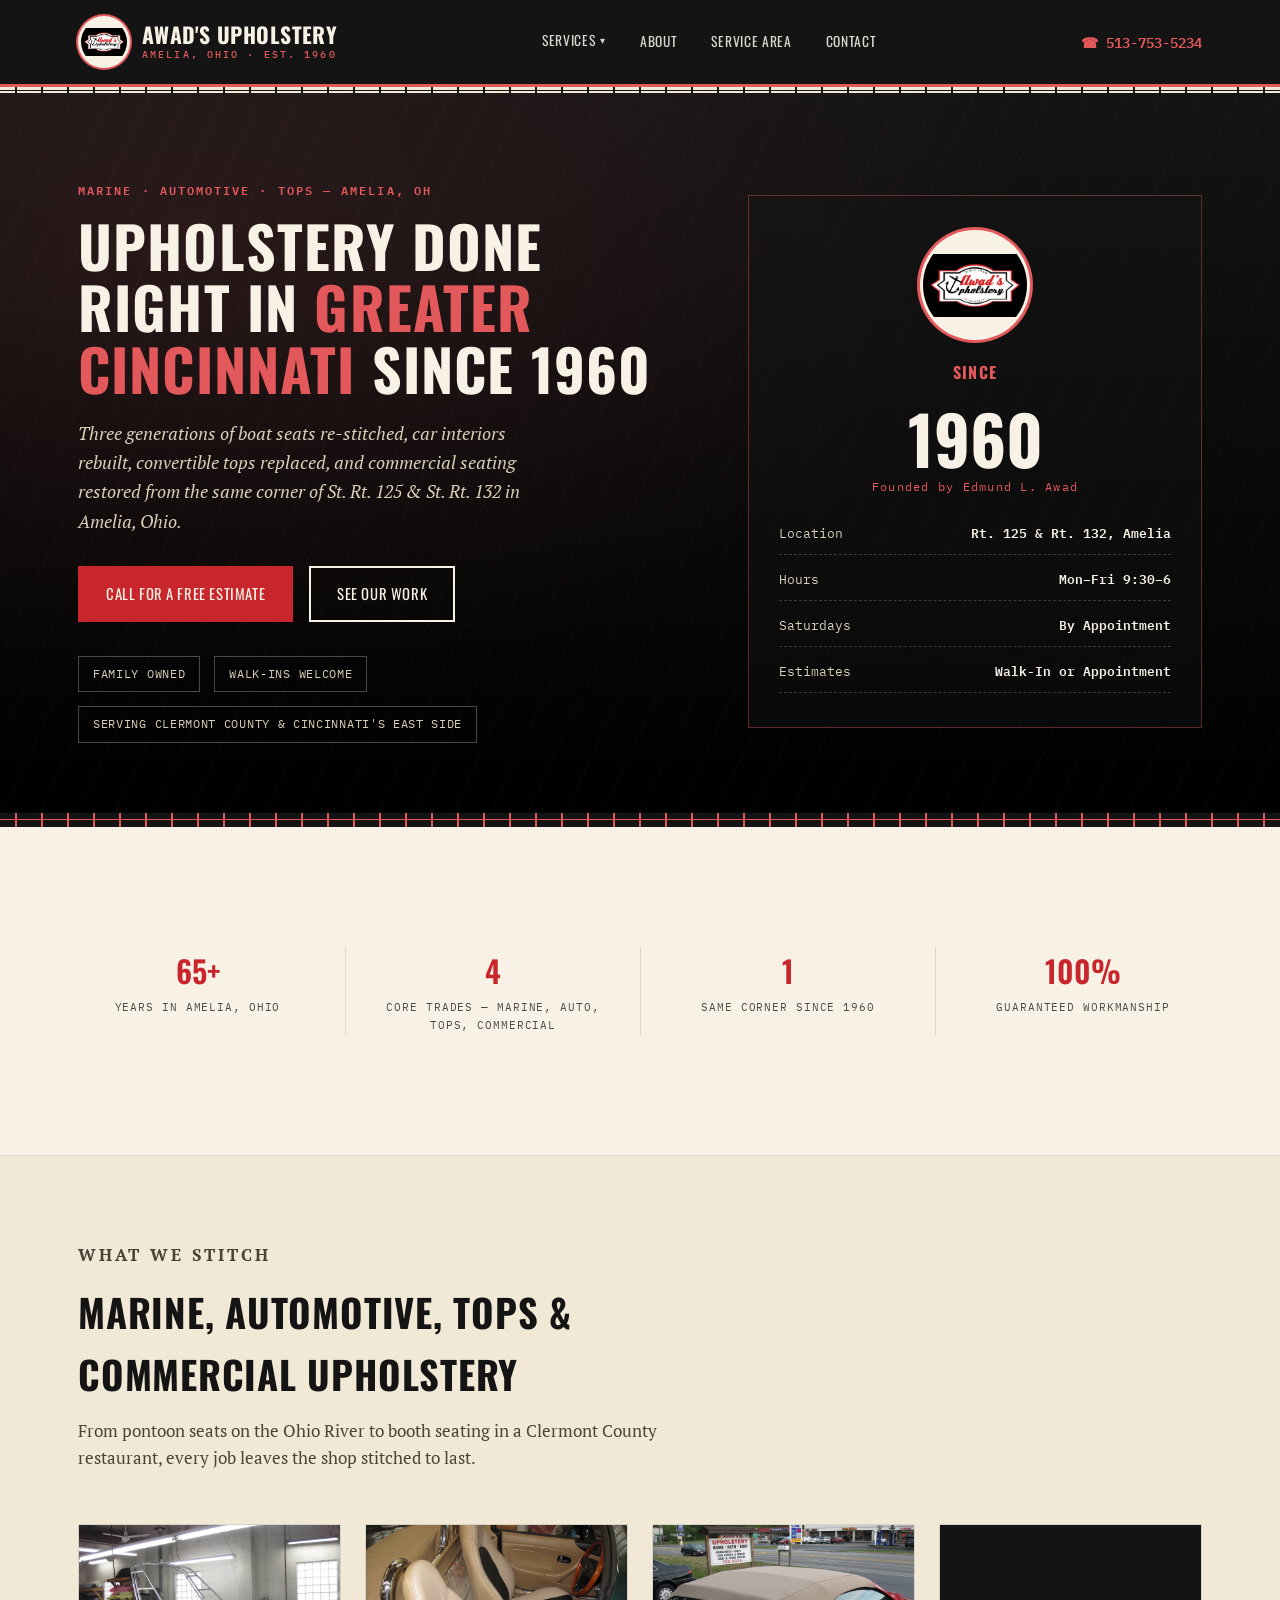
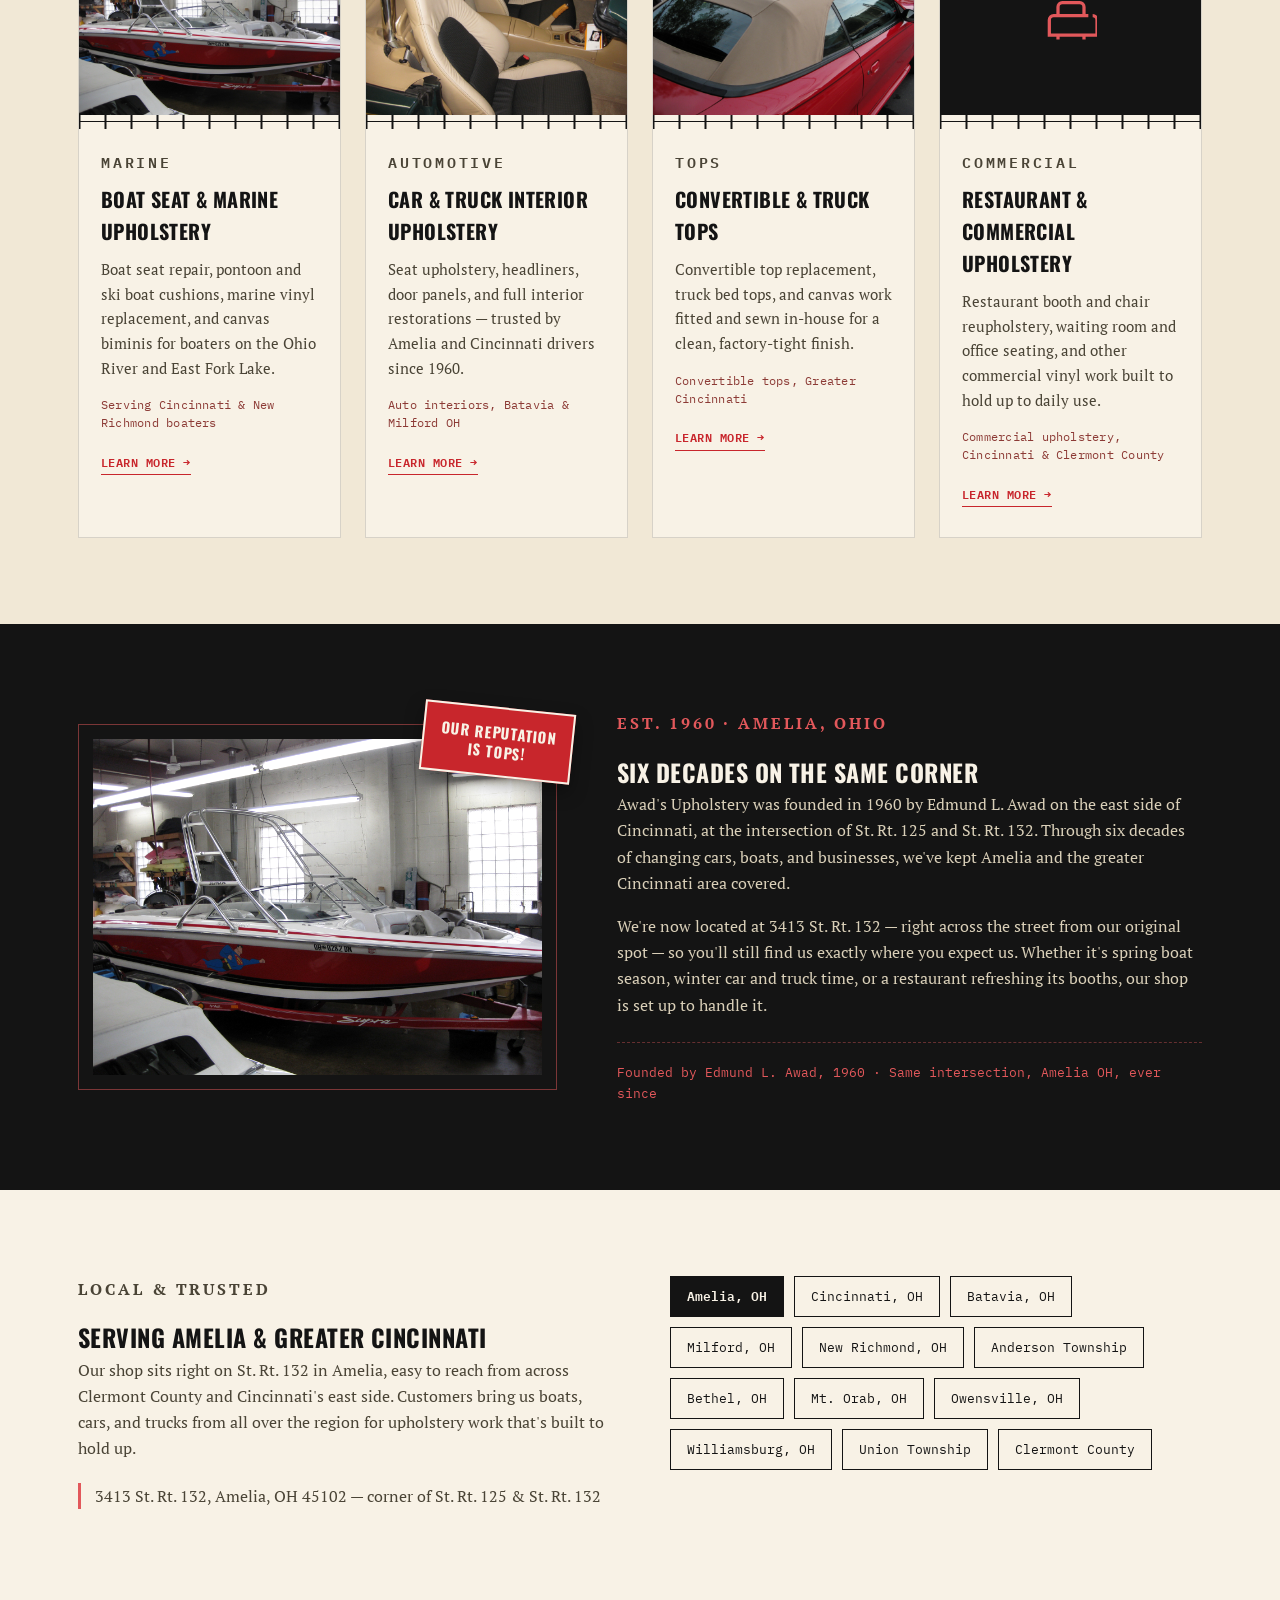
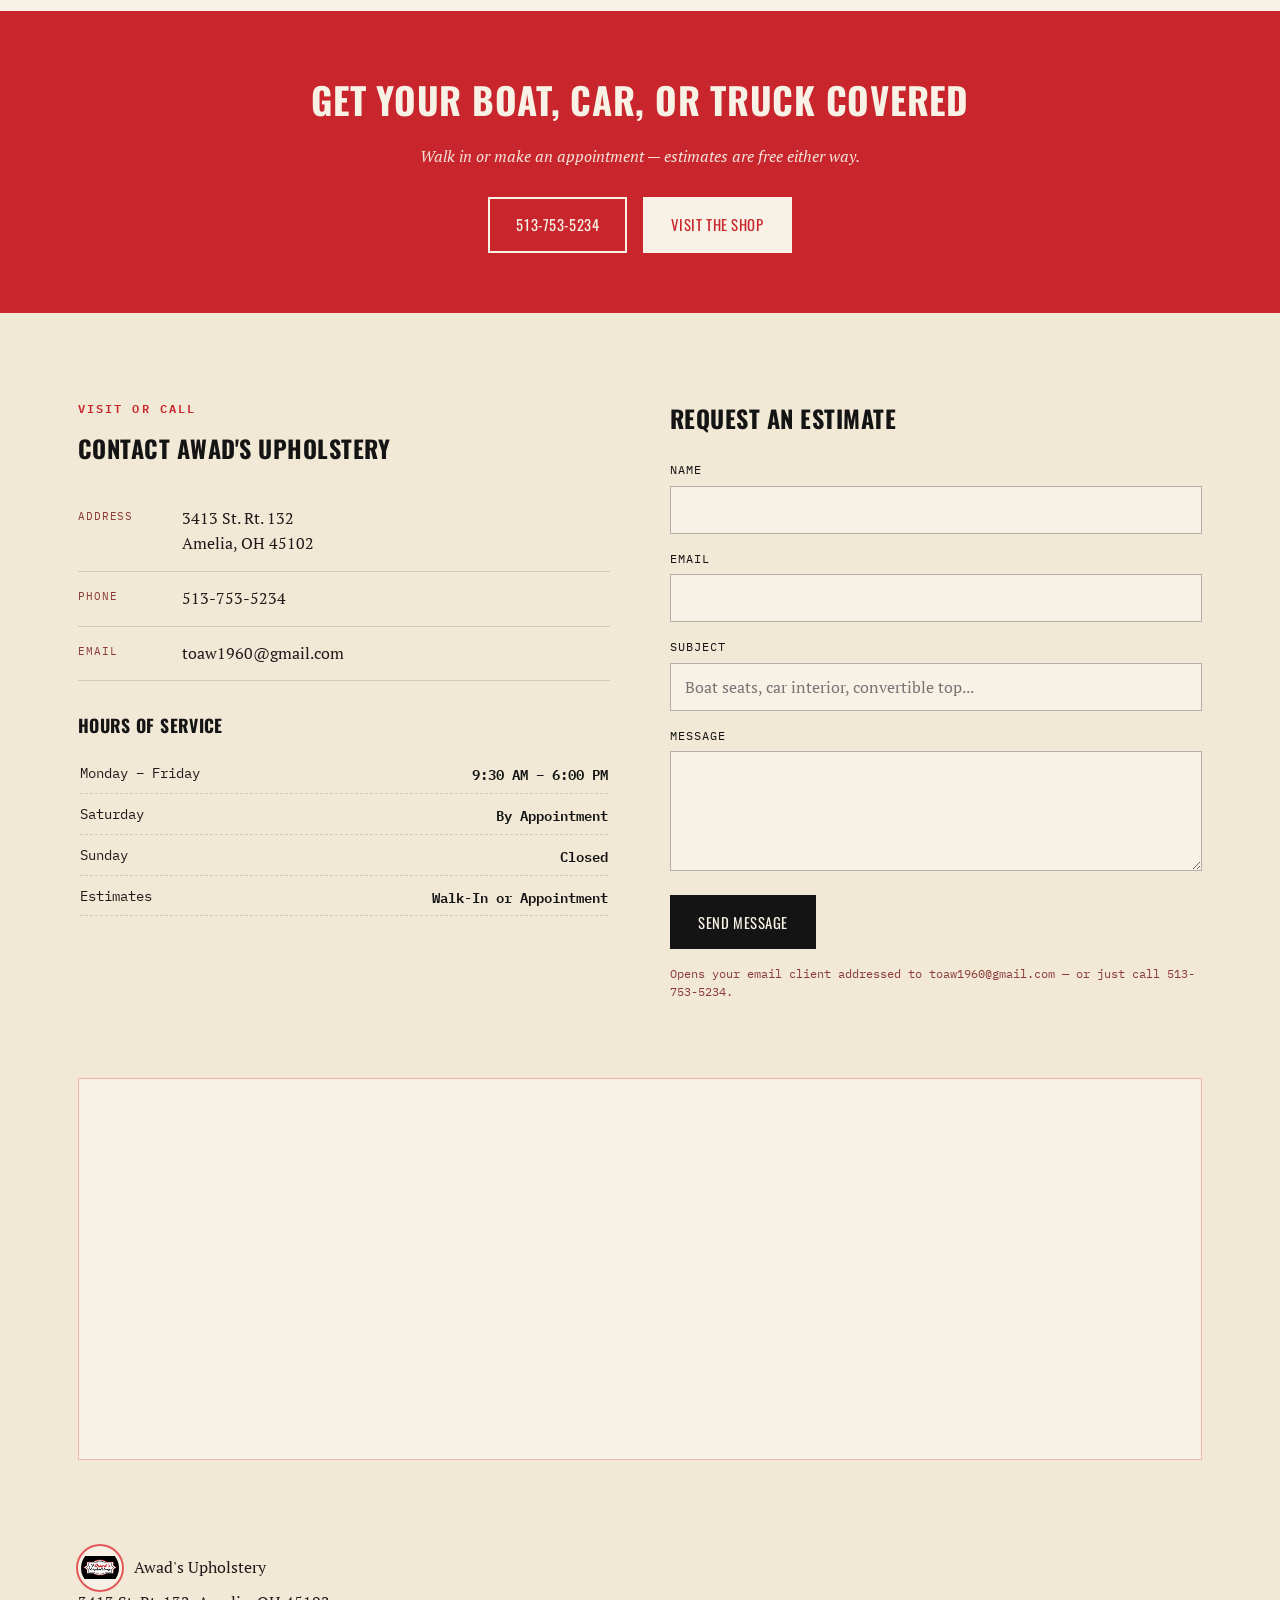
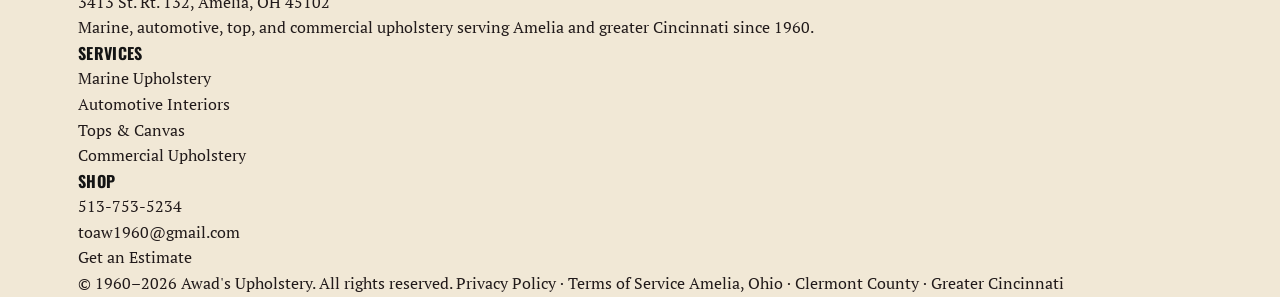
<file: index.html>
<!DOCTYPE html>
<html lang="en">
<head>
<meta charset="UTF-8">
<meta name="viewport" content="width=device-width, initial-scale=1.0">
<title>Awad's Upholstery | Marine, Auto & Top Upholstery in Amelia, OH — Serving Cincinnati Since 1960</title>
<meta name="description" content="Awad's Upholstery has repaired and restored boat seats, car interiors, convertible tops, and commercial seating from our Amelia, Ohio shop since 1960. Serving Cincinnati, Clermont County, Batavia, Milford, New Richmond & Anderson Township. Free estimates, walk-ins welcome.">
<meta name="keywords" content="upholstery Amelia Ohio, boat upholstery Cincinnati, marine upholstery Clermont County, auto upholstery Amelia OH, convertible top replacement Cincinnati, car interior repair Batavia Ohio, boat seat repair New Richmond Ohio, commercial upholstery Cincinnati, restaurant booth reupholstery Ohio, upholstery shop near me">
<link rel="canonical" href="https://www.awadsupholstery.com/">

<meta property="og:type" content="business.business">
<meta property="og:title" content="Awad's Upholstery — Marine, Automotive & Top Upholstery Since 1960">
<meta property="og:description" content="Family-owned upholstery shop in Amelia, Ohio serving greater Cincinnati and Clermont County since 1960. Marine, automotive, tops, and commercial upholstery — our reputation is tops.">
<meta property="og:url" content="https://www.awadsupholstery.com/">

<link rel="preconnect" href="https://fonts.googleapis.com">
<link rel="preconnect" href="https://fonts.gstatic.com" crossorigin>
<link href="https://fonts.googleapis.com/css2?family=Oswald:wght@400;500;600;700&family=PT+Serif:ital,wght@0,400;0,700;1,400&family=IBM+Plex+Mono:wght@500;600&display=swap" rel="stylesheet">
<link rel="stylesheet" href="css/styles.css">

<script type="application/ld+json">
{
  "@context": "https://schema.org",
  "@type": "AutoRepair",
  "name": "Awad's Upholstery",
  "image": "https://www.awadsupholstery.com/logo.png",
  "@id": "https://www.awadsupholstery.com/",
  "url": "https://www.awadsupholstery.com/",
  "telephone": "+1-513-753-5234",
  "email": "toaw1960@gmail.com",
  "priceRange": "$$",
  "address": {
    "@type": "PostalAddress",
    "streetAddress": "3413 St. Rt. 132",
    "addressLocality": "Amelia",
    "addressRegion": "OH",
    "postalCode": "45102",
    "addressCountry": "US"
  },
  "geo": {
    "@type": "GeoCoordinates",
    "latitude": 39.0198,
    "longitude": -84.2183
  },
  "openingHoursSpecification": [
    {
      "@type": "OpeningHoursSpecification",
      "dayOfWeek": ["Monday","Tuesday","Wednesday","Thursday","Friday"],
      "opens": "09:30",
      "closes": "18:00"
    },
    {
      "@type": "OpeningHoursSpecification",
      "dayOfWeek": ["Saturday"],
      "opens": "By appointment",
      "closes": "By appointment"
    }
  ],
  "areaServed": ["Amelia OH","Cincinnati OH","Batavia OH","Milford OH","New Richmond OH","Anderson Township OH","Bethel OH","Mt Orab OH","Owensville OH","Williamsburg OH","Clermont County OH"],
  "foundingDate": "1960",
  "founder": {
    "@type": "Person",
    "name": "Edmund L. Awad"
  },
  "sameAs": []
}
</script>

</head>
<body>

<header>
  <div class="nav-row">
    <a href="#top" class="logo">
      <span class="logo-badge"><img src="images/logo-badge.png" alt="Awad's Upholstery logo"></span>
      <span class="logo-text">AWAD'S UPHOLSTERY<span>AMELIA, OHIO · EST. 1960</span></span>
    </a>
    <nav>
      <ul>
        <li class="has-dropdown">
          <a href="#services">Services</a>
          <ul class="dropdown">
            <li><a href="marine-upholstery">Marine Upholstery</a></li>
            <li><a href="automotive-upholstery">Automotive Upholstery</a></li>
            <li><a href="convertible-truck-tops">Convertible &amp; Truck Tops</a></li>
            <li><a href="commercial-upholstery">Commercial Upholstery</a></li>
          </ul>
        </li>
        <li><a href="#about">About</a></li>
        <li><a href="#area">Service Area</a></li>
        <li><a href="#contact">Contact</a></li>
      </ul>
    </nav>
    <a class="nav-phone" href="tel:+15137535234">☎ 513-753-5234</a>
    <button class="menu-toggle" aria-label="Menu">☰</button>
  </div>
</header>

<div id="top" class="stitch navy" style="height:6px;"></div>

<section class="hero">
  <div class="wrap hero-grid">
    <div>
      <p class="eyebrow" style="color:var(--brass);">Marine · Automotive · Tops — Amelia, OH</p>
      <h1>Upholstery Done Right In <em>Greater Cincinnati</em> Since 1960</h1>
      <p class="lede">Three generations of boat seats re-stitched, car interiors rebuilt, convertible tops replaced, and commercial seating restored from the same corner of St. Rt. 125 &amp; St. Rt. 132 in Amelia, Ohio.</p>
      <div class="cta-row">
        <a href="tel:+15137535234" class="btn btn-rust">Call for a Free Estimate</a>
        <a href="#services" class="btn btn-outline">See Our Work</a>
      </div>
      <div class="hero-badges">
        <span class="badge">Family Owned</span>
        <span class="badge">Walk-Ins Welcome</span>
        <span class="badge">Serving Clermont County &amp; Cincinnati's East Side</span>
      </div>
    </div>
    <div class="hero-panel" style="text-align:center;">
      <span class="logo-badge" style="width:110px; height:110px; margin:0 auto 20px; box-shadow:0 0 0 3px var(--brass);">
        <img src="images/logo-badge.png" alt="Awad's Upholstery logo">
      </span>
      <h3>Since</h3>
      <div class="est-since">1960</div>
      <p>Founded by Edmund L. Awad</p>
      <ul class="hero-stat-list">
        <li>Location <b>Rt. 125 &amp; Rt. 132, Amelia</b></li>
        <li>Hours <b>Mon–Fri 9:30–6</b></li>
        <li>Saturdays <b>By Appointment</b></li>
        <li>Estimates <b>Walk-In or Appointment</b></li>
      </ul>
    </div>
  </div>
</section>

<div class="stitch brass" style="height:14px; background-color:var(--navy);"></div>

<section class="trust">
  <div class="wrap trust-grid">
    <div class="trust-item"><div class="num">65+</div><div class="cap">Years in Amelia, Ohio</div></div>
    <div class="trust-item"><div class="num">4</div><div class="cap">Core Trades — Marine, Auto, Tops, Commercial</div></div>
    <div class="trust-item"><div class="num">1</div><div class="cap">Same Corner Since 1960</div></div>
    <div class="trust-item"><div class="num">100%</div><div class="cap">Guaranteed Workmanship</div></div>
  </div>
</section>

<section id="services" class="services">
  <div class="wrap">
    <div class="section-head">
      <p class="eyebrow">What We Stitch</p>
      <h2>Marine, Automotive, Tops &amp; Commercial Upholstery</h2>
      <p>From pontoon seats on the Ohio River to booth seating in a Clermont County restaurant, every job leaves the shop stitched to last.</p>
    </div>
    <div class="service-grid">

      <div class="service-card">
        <a href="marine-upholstery"><div class="service-media"><img src="images/marine-boat.jpg" alt="Boat seat and marine upholstery repair at Awad's Upholstery"></div></a>
        <div class="stitch navy"></div>
        <div class="service-body">
          <p class="eyebrow">Marine</p>
          <h3><a href="marine-upholstery">Boat Seat &amp; Marine Upholstery</a></h3>
          <p>Boat seat repair, pontoon and ski boat cushions, marine vinyl replacement, and canvas biminis for boaters on the Ohio River and East Fork Lake.</p>
          <p class="kw">Serving Cincinnati &amp; New Richmond boaters</p>
          <a href="marine-upholstery" class="card-link">Learn More →</a>
        </div>
      </div>

      <div class="service-card">
        <a href="automotive-upholstery"><div class="service-media"><img src="images/automotive-interior.jpg" alt="Car interior seat upholstery restoration at Awad's Upholstery"></div></a>
        <div class="stitch navy"></div>
        <div class="service-body">
          <p class="eyebrow">Automotive</p>
          <h3><a href="automotive-upholstery">Car &amp; Truck Interior Upholstery</a></h3>
          <p>Seat upholstery, headliners, door panels, and full interior restorations — trusted by Amelia and Cincinnati drivers since 1960.</p>
          <p class="kw">Auto interiors, Batavia &amp; Milford OH</p>
          <a href="automotive-upholstery" class="card-link">Learn More →</a>
        </div>
      </div>

      <div class="service-card">
        <a href="convertible-truck-tops"><div class="service-media"><img src="images/tops-convertible.jpg" alt="Convertible top replacement at Awad's Upholstery in Amelia, Ohio"></div></a>
        <div class="stitch navy"></div>
        <div class="service-body">
          <p class="eyebrow">Tops</p>
          <h3><a href="convertible-truck-tops">Convertible &amp; Truck Tops</a></h3>
          <p>Convertible top replacement, truck bed tops, and canvas work fitted and sewn in-house for a clean, factory-tight finish.</p>
          <p class="kw">Convertible tops, Greater Cincinnati</p>
          <a href="convertible-truck-tops" class="card-link">Learn More →</a>
        </div>
      </div>

      <div class="service-card">
        <a href="commercial-upholstery"><div class="service-media icon">
          <svg viewBox="0 0 24 24" fill="none" stroke="currentColor" stroke-width="1.5"><path d="M4 10h16M4 10a2 2 0 00-2 2v7h2m18-9a2 2 0 012 2v7h-2M6 19v2m12-2v2M6 10V6a2 2 0 012-2h8a2 2 0 012 2v4M2 19h20"/></svg>
        </div></a>
        <div class="stitch navy"></div>
        <div class="service-body">
          <p class="eyebrow">Commercial</p>
          <h3><a href="commercial-upholstery">Restaurant &amp; Commercial Upholstery</a></h3>
          <p>Restaurant booth and chair reupholstery, waiting room and office seating, and other commercial vinyl work built to hold up to daily use.</p>
          <p class="kw">Commercial upholstery, Cincinnati &amp; Clermont County</p>
          <a href="commercial-upholstery" class="card-link">Learn More →</a>
        </div>
      </div>

    </div>
  </div>
</section>

<section id="about" class="about">
  <div class="wrap about-grid">
    <div class="about-frame">
      <img src="images/marine-boat.jpg" alt="Inside the Awad's Upholstery shop in Amelia, Ohio">
      <div class="stamp">Our Reputation<br>Is Tops!</div>
    </div>
    <div>
      <p class="eyebrow">Est. 1960 · Amelia, Ohio</p>
      <h2>Six Decades on the Same Corner</h2>
      <p>Awad's Upholstery was founded in 1960 by Edmund L. Awad on the east side of Cincinnati, at the intersection of St. Rt. 125 and St. Rt. 132. Through six decades of changing cars, boats, and businesses, we've kept Amelia and the greater Cincinnati area covered.</p>
      <p>We're now located at 3413 St. Rt. 132 — right across the street from our original spot — so you'll still find us exactly where you expect us. Whether it's spring boat season, winter car and truck time, or a restaurant refreshing its booths, our shop is set up to handle it.</p>
      <div class="about-founder">Founded by Edmund L. Awad, 1960 · Same intersection, Amelia OH, ever since</div>
    </div>
  </div>
</section>

<section id="area" class="area">
  <div class="wrap area-grid">
    <div class="area-copy">
      <p class="eyebrow">Local &amp; Trusted</p>
      <h2>Serving Amelia &amp; Greater Cincinnati</h2>
      <p>Our shop sits right on St. Rt. 132 in Amelia, easy to reach from across Clermont County and Cincinnati's east side. Customers bring us boats, cars, and trucks from all over the region for upholstery work that's built to hold up.</p>
      <p class="mile-note">3413 St. Rt. 132, Amelia, OH 45102 — corner of St. Rt. 125 &amp; St. Rt. 132</p>
    </div>
    <div class="chip-cloud">
      <span class="chip hub">Amelia, OH</span>
      <span class="chip">Cincinnati, OH</span>
      <span class="chip">Batavia, OH</span>
      <span class="chip">Milford, OH</span>
      <span class="chip">New Richmond, OH</span>
      <span class="chip">Anderson Township</span>
      <span class="chip">Bethel, OH</span>
      <span class="chip">Mt. Orab, OH</span>
      <span class="chip">Owensville, OH</span>
      <span class="chip">Williamsburg, OH</span>
      <span class="chip">Union Township</span>
      <span class="chip">Clermont County</span>
    </div>
  </div>
</section>

<div class="cta-banner">
  <div class="wrap">
    <h2>Get Your Boat, Car, or Truck Covered</h2>
    <p>Walk in or make an appointment — estimates are free either way.</p>
    <div class="cta-row">
      <a href="tel:+15137535234" class="btn btn-outline">513-753-5234</a>
      <a href="#contact" class="btn" style="background:var(--canvas-light); color:var(--rust); border-color:var(--canvas-light);">Visit the Shop</a>
    </div>
  </div>
</div>

<section id="contact" class="contact">
  <div class="wrap contact-grid">
    <div class="info-block">
      <p class="eyebrow">Visit or Call</p>
      <h2 style="margin:12px 0 24px;">Contact Awad's Upholstery</h2>
      <div class="info-line"><span class="lbl">Address</span><span>3413 St. Rt. 132<br>Amelia, OH 45102</span></div>
      <div class="info-line"><span class="lbl">Phone</span><span><a href="tel:+15137535234">513-753-5234</a></span></div>
      <div class="info-line"><span class="lbl">Email</span><span><a href="mailto:toaw1960@gmail.com">toaw1960@gmail.com</a></span></div>
      <h3 style="margin-top:30px;">Hours of Service</h3>
      <table class="hours-table">
        <tr><td>Monday – Friday</td><td>9:30 AM – 6:00 PM</td></tr>
        <tr><td>Saturday</td><td>By Appointment</td></tr>
        <tr><td>Sunday</td><td>Closed</td></tr>
        <tr><td>Estimates</td><td>Walk-In or Appointment</td></tr>
      </table>
    </div>
    <div>
      <h2 style="margin-bottom:24px;">Request an Estimate</h2>
      <form action="mailto:toaw1960@gmail.com" method="post" enctype="text/plain">
        <div>
          <label for="name">Name</label>
          <input id="name" name="name" type="text" required>
        </div>
        <div>
          <label for="email">Email</label>
          <input id="email" name="email" type="email" required>
        </div>
        <div>
          <label for="subject">Subject</label>
          <input id="subject" name="subject" type="text" placeholder="Boat seats, car interior, convertible top...">
        </div>
        <div>
          <label for="message">Message</label>
          <textarea id="message" name="message" required></textarea>
        </div>
        <button type="submit" class="btn btn-navy" style="align-self:flex-start;">Send Message</button>
        <p class="form-note">Opens your email client addressed to toaw1960@gmail.com — or just call 513-753-5234.</p>
      </form>
    </div>
    <div class="map-frame">
      <iframe src="https://www.google.com/maps?q=3413+St.+Rt.+132,+Amelia,+OH+45102&output=embed" loading="lazy" referrerpolicy="no-referrer-when-downgrade" title="Map to Awad's Upholstery, 3413 St. Rt. 132, Amelia, OH 45102"></iframe>
    </div>
  </div>
</section>

<footer>
  <div class="wrap">
    <div class="footer-grid">
      <div>
        <div class="footer-logo" style="display:flex; align-items:center; gap:12px;">
          <span class="logo-badge" style="width:44px; height:44px;"><img src="images/logo-badge.png" alt="Awad's Upholstery logo"></span>
          Awad's Upholstery
        </div>
        <p>3413 St. Rt. 132, Amelia, OH 45102</p>
        <p>Marine, automotive, top, and commercial upholstery serving Amelia and greater Cincinnati since 1960.</p>
      </div>
      <div>
        <h4>Services</h4>
        <ul>
          <li><a href="marine-upholstery">Marine Upholstery</a></li>
          <li><a href="automotive-upholstery">Automotive Interiors</a></li>
          <li><a href="convertible-truck-tops">Tops &amp; Canvas</a></li>
          <li><a href="commercial-upholstery">Commercial Upholstery</a></li>
        </ul>
      </div>
      <div>
        <h4>Shop</h4>
        <ul>
          <li><a href="tel:+15137535234">513-753-5234</a></li>
          <li><a href="mailto:toaw1960@gmail.com">toaw1960@gmail.com</a></li>
          <li><a href="#contact">Get an Estimate</a></li>
        </ul>
      </div>
    </div>
    <div class="footer-bottom">
      <span>© 1960–2026 Awad's Upholstery. All rights reserved.</span>
      <span><a href="privacy-policy">Privacy Policy</a> · <a href="terms-of-service">Terms of Service</a></span>
      <span>Amelia, Ohio · Clermont County · Greater Cincinnati</span>
    </div>
  </div>
</footer>

<script>
  document.querySelector('.menu-toggle')?.addEventListener('click', () => {
    const nav = document.querySelector('nav ul');
    const phone = document.querySelector('.nav-phone');
    const showing = nav.style.display === 'flex';
    nav.style.display = showing ? 'none' : 'flex';
    phone.style.display = showing ? 'none' : 'flex';
    nav.style.flexDirection = 'column';
    nav.style.position = 'absolute';
    nav.style.top = '68px';
    nav.style.left = '0';
    nav.style.right = '0';
    nav.style.background = 'var(--navy)';
    nav.style.padding = '20px 28px';
    nav.style.gap = '16px';
  });
</script>

</body>
</html>
</file>
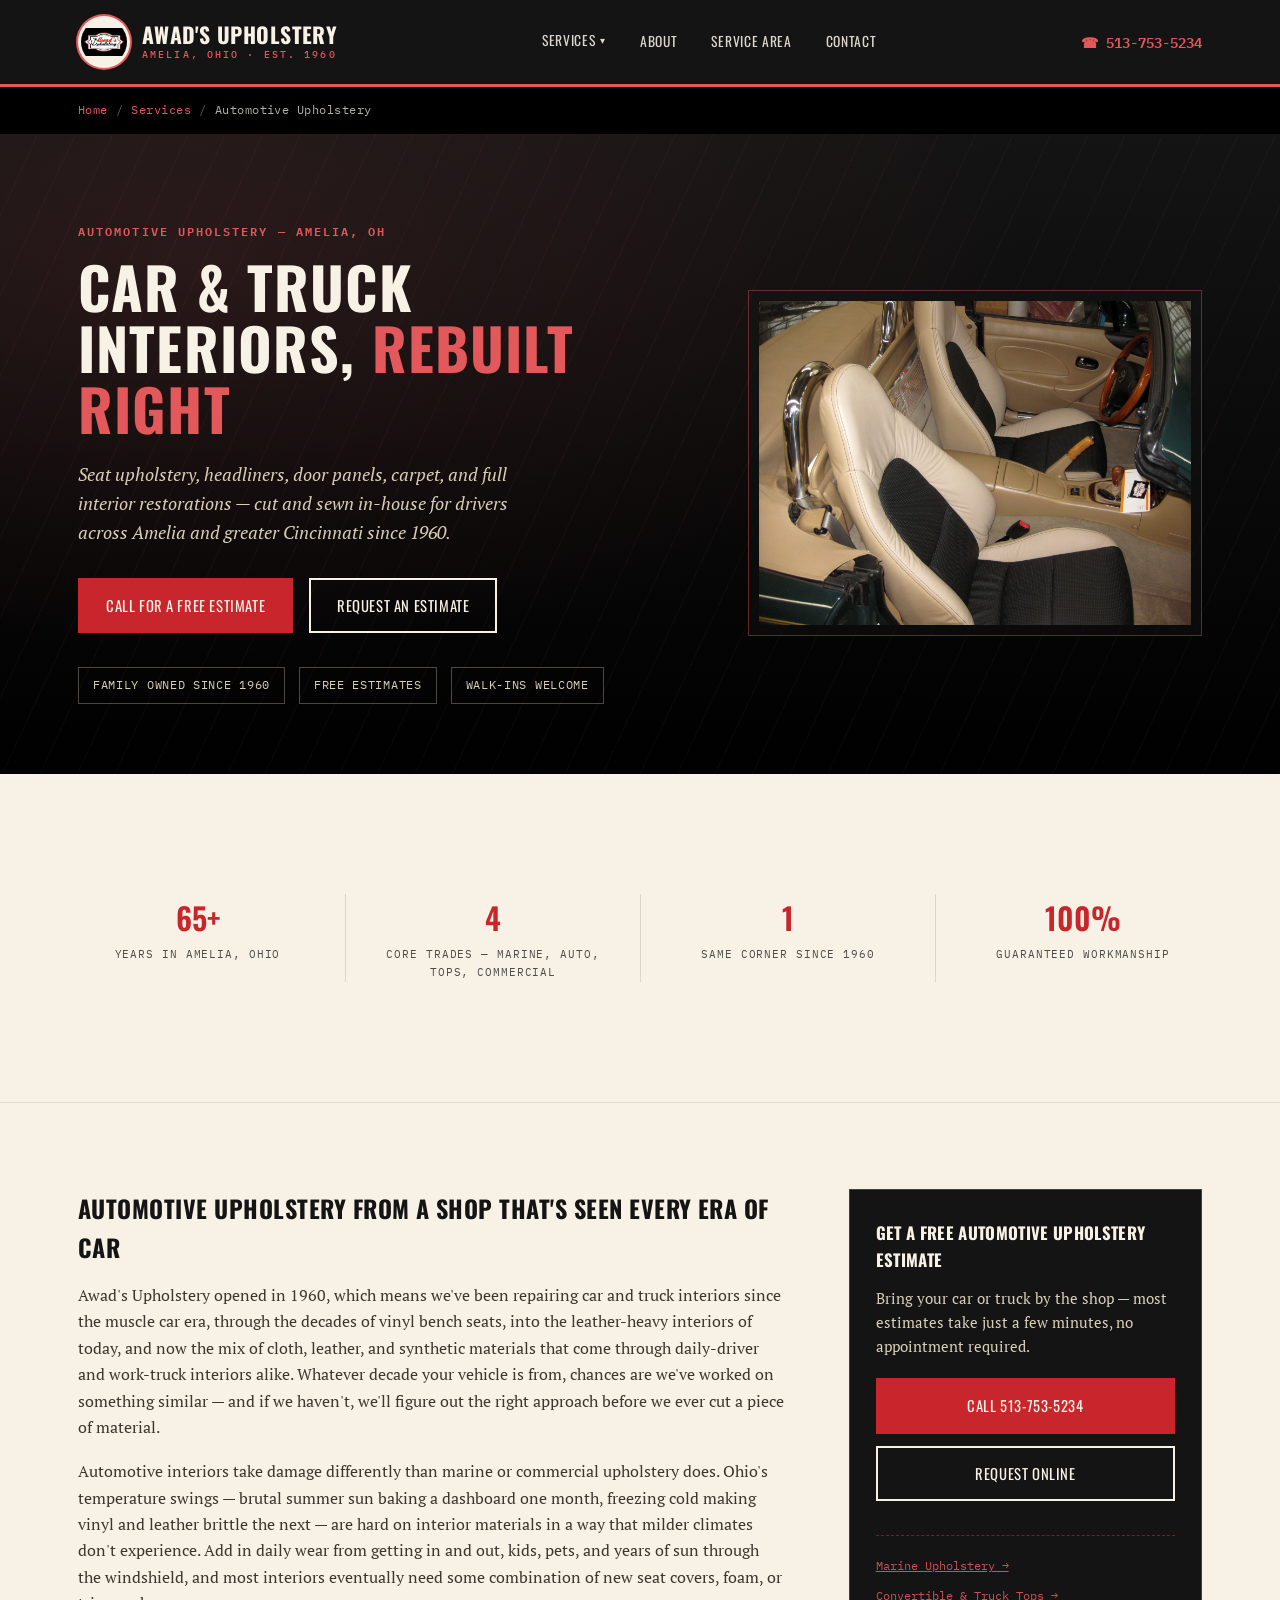
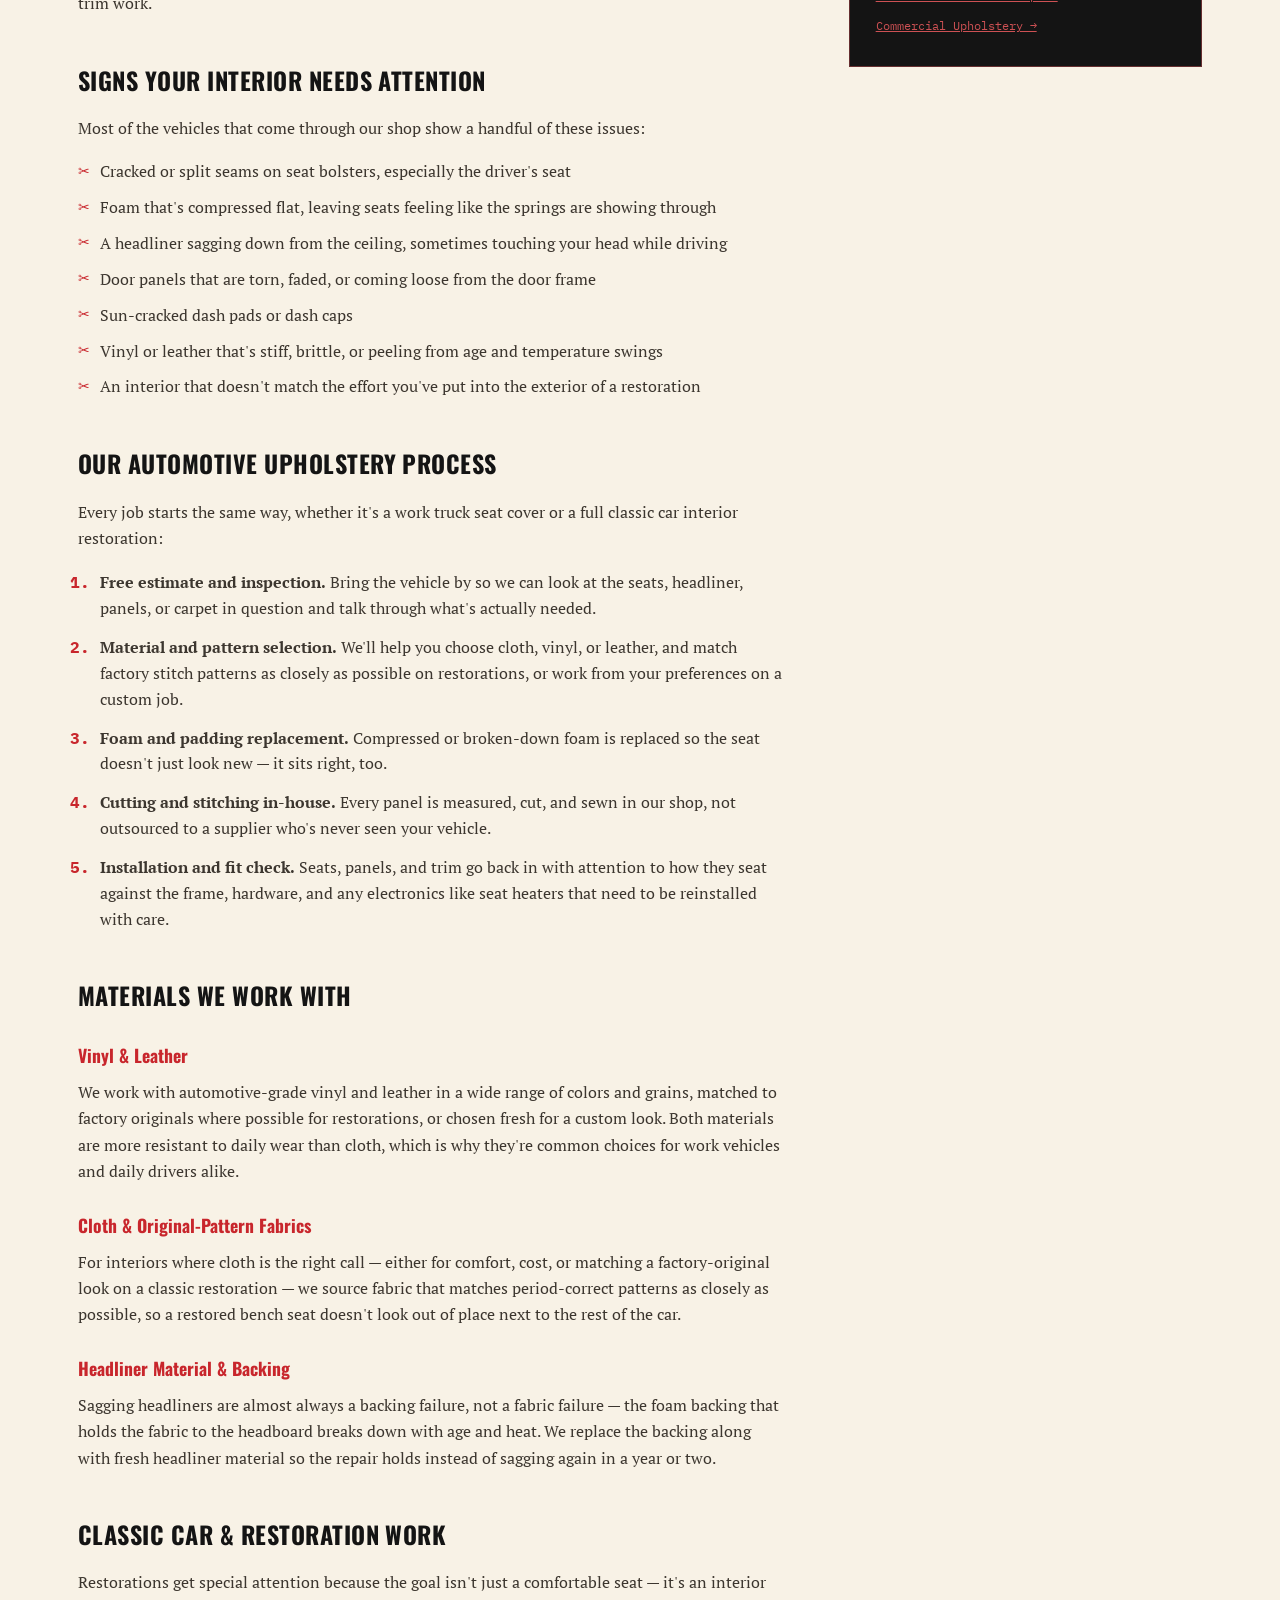
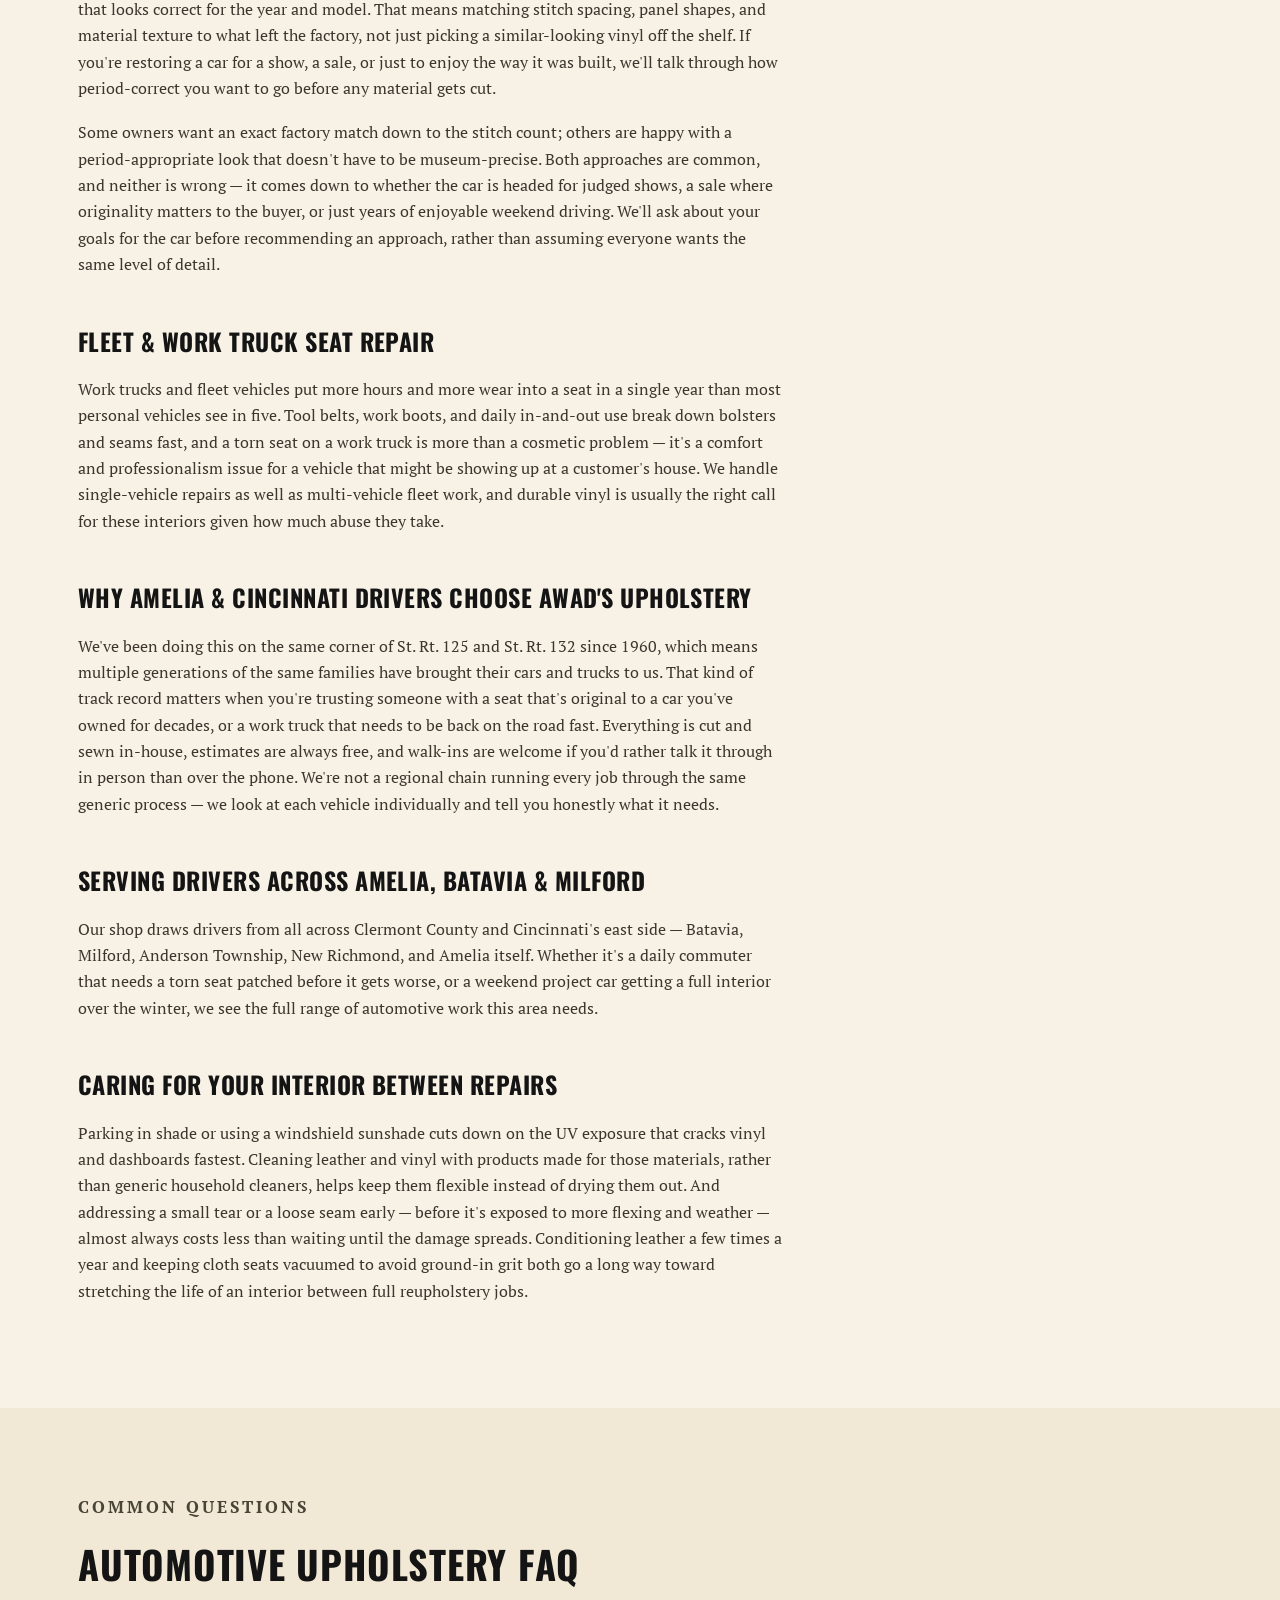
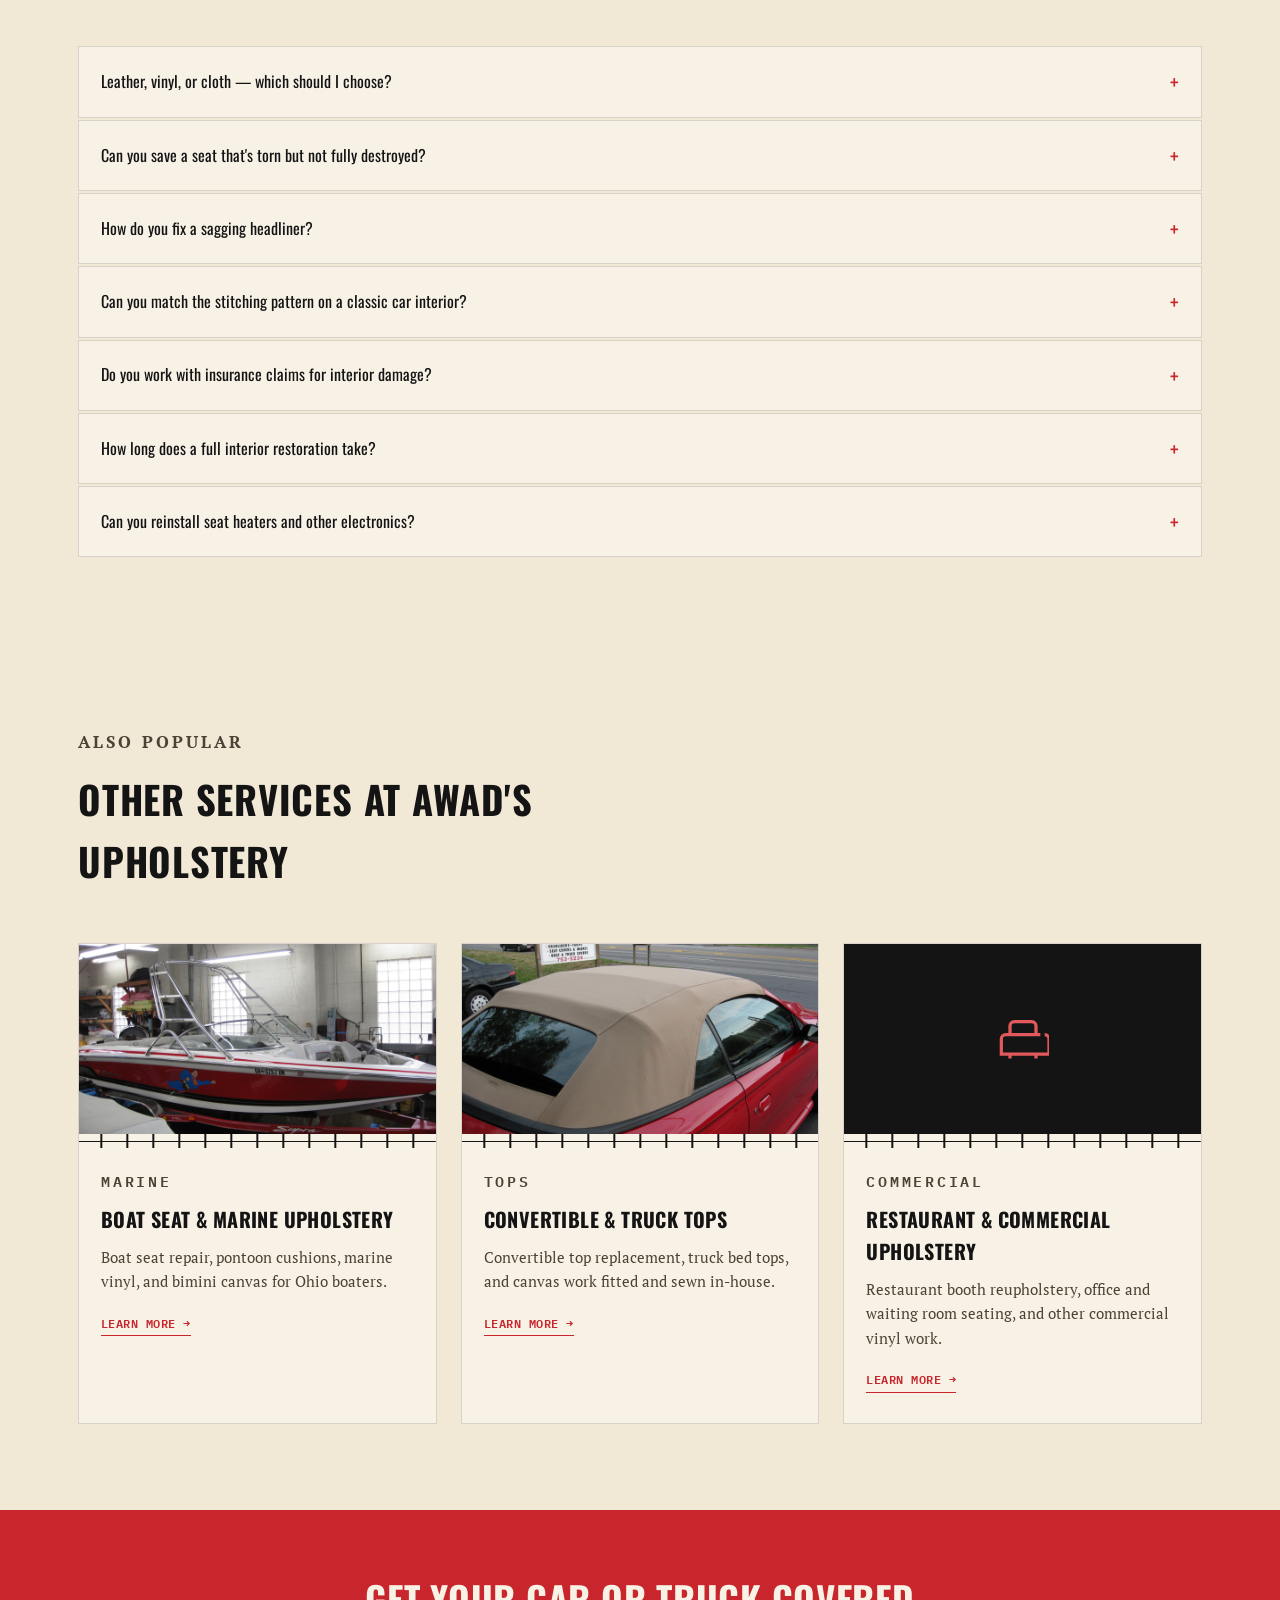
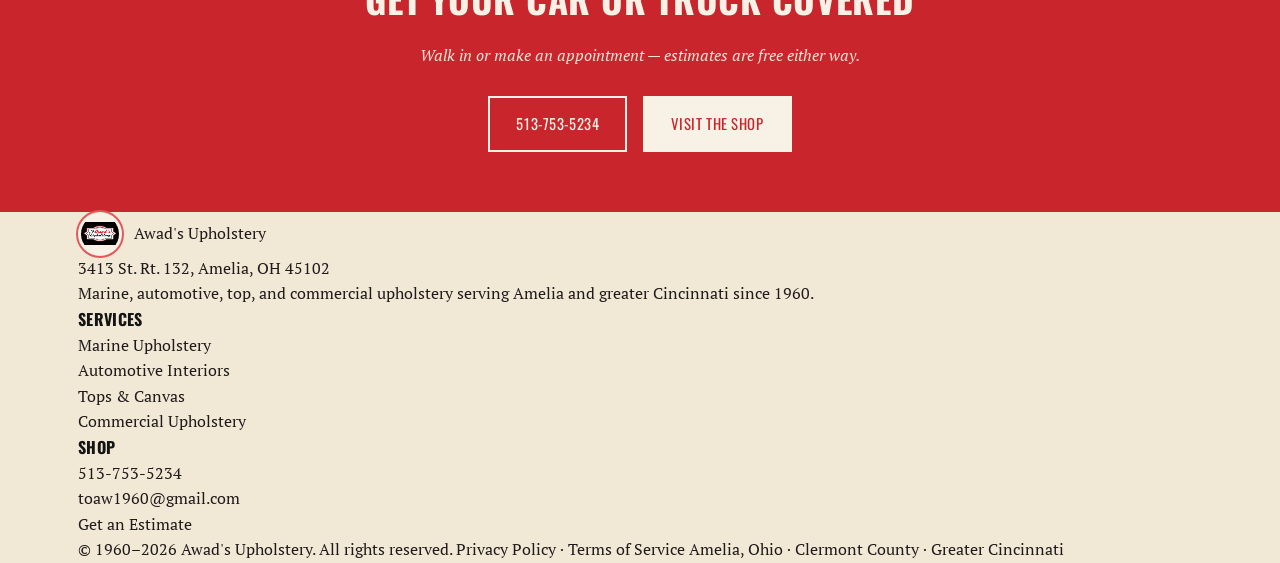
<file: automotive-upholstery.html>
<!DOCTYPE html>
<html lang="en">
<head>
<meta charset="UTF-8">
<meta name="viewport" content="width=device-width, initial-scale=1.0">
<title>Automotive Upholstery & Car Interior Repair in Amelia, OH | Awad's Upholstery</title>
<meta name="description" content="Car and truck seat upholstery, headliners, door panels, and full interior restorations at Awad's Upholstery in Amelia, Ohio. Serving Cincinnati drivers since 1960. Free estimates.">
<meta name="keywords" content="auto upholstery Amelia Ohio, car seat repair Cincinnati, headliner repair Ohio, door panel replacement, car interior restoration Clermont County, truck seat upholstery Batavia Ohio, classic car interior restoration Ohio">
<link rel="canonical" href="https://www.awadsupholstery.com/automotive-upholstery">

<meta property="og:type" content="website">
<meta property="og:title" content="Automotive Upholstery & Car Interior Repair | Awad's Upholstery">
<meta property="og:description" content="Car and truck seat upholstery, headliners, door panels, and full interior restorations in Amelia, Ohio since 1960.">
<meta property="og:url" content="https://www.awadsupholstery.com/automotive-upholstery">

<link rel="preconnect" href="https://fonts.googleapis.com">
<link rel="preconnect" href="https://fonts.gstatic.com" crossorigin>
<link href="https://fonts.googleapis.com/css2?family=Oswald:wght@400;500;600;700&family=PT+Serif:ital,wght@0,400;0,700;1,400&family=IBM+Plex+Mono:wght@500;600&display=swap" rel="stylesheet">
<link rel="stylesheet" href="css/styles.css">

<script type="application/ld+json">
{
  "@context": "https://schema.org",
  "@type": "Service",
  "serviceType": "Automotive Upholstery",
  "name": "Car & Truck Interior Upholstery",
  "provider": {
    "@type": "LocalBusiness",
    "name": "Awad's Upholstery",
    "image": "https://www.awadsupholstery.com/logo.png",
    "telephone": "+1-513-753-5234",
    "address": {
      "@type": "PostalAddress",
      "streetAddress": "3413 St. Rt. 132",
      "addressLocality": "Amelia",
      "addressRegion": "OH",
      "postalCode": "45102",
      "addressCountry": "US"
    }
  },
  "areaServed": ["Amelia OH","Cincinnati OH","Batavia OH","Milford OH","New Richmond OH","Anderson Township OH","Clermont County OH"],
  "url": "https://www.awadsupholstery.com/automotive-upholstery"
}
</script>
</head>
<body>

<header>
  <div class="nav-row">
    <a href="/" class="logo">
      <span class="logo-badge"><img src="images/logo-badge.png" alt="Awad's Upholstery logo"></span>
      <span class="logo-text">AWAD'S UPHOLSTERY<span>AMELIA, OHIO · EST. 1960</span></span>
    </a>
    <nav>
      <ul>
        <li class="has-dropdown">
          <a href="/#services">Services</a>
          <ul class="dropdown">
            <li><a href="marine-upholstery">Marine Upholstery</a></li>
            <li><a href="automotive-upholstery">Automotive Upholstery</a></li>
            <li><a href="convertible-truck-tops">Convertible &amp; Truck Tops</a></li>
            <li><a href="commercial-upholstery">Commercial Upholstery</a></li>
          </ul>
        </li>
        <li><a href="/#about">About</a></li>
        <li><a href="/#area">Service Area</a></li>
        <li><a href="/#contact">Contact</a></li>
      </ul>
    </nav>
    <a class="nav-phone" href="tel:+15137535234">☎ 513-753-5234</a>
    <button class="menu-toggle" aria-label="Menu">☰</button>
  </div>
</header>

<div class="breadcrumb">
  <div class="wrap"><a href="/">Home</a><span class="sep">/</span><a href="/#services">Services</a><span class="sep">/</span>Automotive Upholstery</div>
</div>

<section class="hero page-hero">
  <div class="wrap hero-grid">
    <div>
      <p class="eyebrow" style="color:var(--brass);">Automotive Upholstery — Amelia, OH</p>
      <h1>Car &amp; Truck Interiors, <em>Rebuilt Right</em></h1>
      <p class="lede">Seat upholstery, headliners, door panels, carpet, and full interior restorations — cut and sewn in-house for drivers across Amelia and greater Cincinnati since 1960.</p>
      <div class="cta-row">
        <a href="tel:+15137535234" class="btn btn-rust">Call for a Free Estimate</a>
        <a href="/#contact" class="btn btn-outline">Request an Estimate</a>
      </div>
      <div class="hero-badges">
        <span class="badge">Family Owned Since 1960</span>
        <span class="badge">Free Estimates</span>
        <span class="badge">Walk-Ins Welcome</span>
      </div>
    </div>
    <div class="hero-photo">
      <img src="images/automotive-interior.jpg" alt="Car interior seat upholstery restoration at Awad's Upholstery in Amelia, Ohio">
    </div>
  </div>
</section>

<section class="trust">
  <div class="wrap trust-grid">
    <div class="trust-item"><div class="num">65+</div><div class="cap">Years in Amelia, Ohio</div></div>
    <div class="trust-item"><div class="num">4</div><div class="cap">Core Trades — Marine, Auto, Tops, Commercial</div></div>
    <div class="trust-item"><div class="num">1</div><div class="cap">Same Corner Since 1960</div></div>
    <div class="trust-item"><div class="num">100%</div><div class="cap">Guaranteed Workmanship</div></div>
  </div>
</section>

<section class="content">
  <div class="wrap content-grid">
    <div class="prose">

      <h2>Automotive Upholstery From a Shop That's Seen Every Era of Car</h2>
      <p>Awad's Upholstery opened in 1960, which means we've been repairing car and truck interiors since the muscle car era, through the decades of vinyl bench seats, into the leather-heavy interiors of today, and now the mix of cloth, leather, and synthetic materials that come through daily-driver and work-truck interiors alike. Whatever decade your vehicle is from, chances are we've worked on something similar — and if we haven't, we'll figure out the right approach before we ever cut a piece of material.</p>
      <p>Automotive interiors take damage differently than marine or commercial upholstery does. Ohio's temperature swings — brutal summer sun baking a dashboard one month, freezing cold making vinyl and leather brittle the next — are hard on interior materials in a way that milder climates don't experience. Add in daily wear from getting in and out, kids, pets, and years of sun through the windshield, and most interiors eventually need some combination of new seat covers, foam, or trim work.</p>

      <h2>Signs Your Interior Needs Attention</h2>
      <p>Most of the vehicles that come through our shop show a handful of these issues:</p>
      <ul>
        <li>Cracked or split seams on seat bolsters, especially the driver's seat</li>
        <li>Foam that's compressed flat, leaving seats feeling like the springs are showing through</li>
        <li>A headliner sagging down from the ceiling, sometimes touching your head while driving</li>
        <li>Door panels that are torn, faded, or coming loose from the door frame</li>
        <li>Sun-cracked dash pads or dash caps</li>
        <li>Vinyl or leather that's stiff, brittle, or peeling from age and temperature swings</li>
        <li>An interior that doesn't match the effort you've put into the exterior of a restoration</li>
      </ul>

      <h2>Our Automotive Upholstery Process</h2>
      <p>Every job starts the same way, whether it's a work truck seat cover or a full classic car interior restoration:</p>
      <ol>
        <li><strong>Free estimate and inspection.</strong> Bring the vehicle by so we can look at the seats, headliner, panels, or carpet in question and talk through what's actually needed.</li>
        <li><strong>Material and pattern selection.</strong> We'll help you choose cloth, vinyl, or leather, and match factory stitch patterns as closely as possible on restorations, or work from your preferences on a custom job.</li>
        <li><strong>Foam and padding replacement.</strong> Compressed or broken-down foam is replaced so the seat doesn't just look new — it sits right, too.</li>
        <li><strong>Cutting and stitching in-house.</strong> Every panel is measured, cut, and sewn in our shop, not outsourced to a supplier who's never seen your vehicle.</li>
        <li><strong>Installation and fit check.</strong> Seats, panels, and trim go back in with attention to how they seat against the frame, hardware, and any electronics like seat heaters that need to be reinstalled with care.</li>
      </ol>

      <h2>Materials We Work With</h2>

      <h3>Vinyl &amp; Leather</h3>
      <p>We work with automotive-grade vinyl and leather in a wide range of colors and grains, matched to factory originals where possible for restorations, or chosen fresh for a custom look. Both materials are more resistant to daily wear than cloth, which is why they're common choices for work vehicles and daily drivers alike.</p>

      <h3>Cloth &amp; Original-Pattern Fabrics</h3>
      <p>For interiors where cloth is the right call — either for comfort, cost, or matching a factory-original look on a classic restoration — we source fabric that matches period-correct patterns as closely as possible, so a restored bench seat doesn't look out of place next to the rest of the car.</p>

      <h3>Headliner Material &amp; Backing</h3>
      <p>Sagging headliners are almost always a backing failure, not a fabric failure — the foam backing that holds the fabric to the headboard breaks down with age and heat. We replace the backing along with fresh headliner material so the repair holds instead of sagging again in a year or two.</p>

      <h2>Classic Car &amp; Restoration Work</h2>
      <p>Restorations get special attention because the goal isn't just a comfortable seat — it's an interior that looks correct for the year and model. That means matching stitch spacing, panel shapes, and material texture to what left the factory, not just picking a similar-looking vinyl off the shelf. If you're restoring a car for a show, a sale, or just to enjoy the way it was built, we'll talk through how period-correct you want to go before any material gets cut.</p>
      <p>Some owners want an exact factory match down to the stitch count; others are happy with a period-appropriate look that doesn't have to be museum-precise. Both approaches are common, and neither is wrong — it comes down to whether the car is headed for judged shows, a sale where originality matters to the buyer, or just years of enjoyable weekend driving. We'll ask about your goals for the car before recommending an approach, rather than assuming everyone wants the same level of detail.</p>

      <h2>Fleet &amp; Work Truck Seat Repair</h2>
      <p>Work trucks and fleet vehicles put more hours and more wear into a seat in a single year than most personal vehicles see in five. Tool belts, work boots, and daily in-and-out use break down bolsters and seams fast, and a torn seat on a work truck is more than a cosmetic problem — it's a comfort and professionalism issue for a vehicle that might be showing up at a customer's house. We handle single-vehicle repairs as well as multi-vehicle fleet work, and durable vinyl is usually the right call for these interiors given how much abuse they take.</p>

      <h2>Why Amelia &amp; Cincinnati Drivers Choose Awad's Upholstery</h2>
      <p>We've been doing this on the same corner of St. Rt. 125 and St. Rt. 132 since 1960, which means multiple generations of the same families have brought their cars and trucks to us. That kind of track record matters when you're trusting someone with a seat that's original to a car you've owned for decades, or a work truck that needs to be back on the road fast. Everything is cut and sewn in-house, estimates are always free, and walk-ins are welcome if you'd rather talk it through in person than over the phone. We're not a regional chain running every job through the same generic process — we look at each vehicle individually and tell you honestly what it needs.</p>

      <h2>Serving Drivers Across Amelia, Batavia &amp; Milford</h2>
      <p>Our shop draws drivers from all across Clermont County and Cincinnati's east side — Batavia, Milford, Anderson Township, New Richmond, and Amelia itself. Whether it's a daily commuter that needs a torn seat patched before it gets worse, or a weekend project car getting a full interior over the winter, we see the full range of automotive work this area needs.</p>

      <h2>Caring for Your Interior Between Repairs</h2>
      <p>Parking in shade or using a windshield sunshade cuts down on the UV exposure that cracks vinyl and dashboards fastest. Cleaning leather and vinyl with products made for those materials, rather than generic household cleaners, helps keep them flexible instead of drying them out. And addressing a small tear or a loose seam early — before it's exposed to more flexing and weather — almost always costs less than waiting until the damage spreads. Conditioning leather a few times a year and keeping cloth seats vacuumed to avoid ground-in grit both go a long way toward stretching the life of an interior between full reupholstery jobs.</p>

    </div>

    <aside class="side-cta">
      <h3>Get a Free Automotive Upholstery Estimate</h3>
      <p>Bring your car or truck by the shop — most estimates take just a few minutes, no appointment required.</p>
      <a href="tel:+15137535234" class="btn btn-rust">Call 513-753-5234</a>
      <a href="/#contact" class="btn btn-outline">Request Online</a>
      <ul>
        <li><a href="marine-upholstery">Marine Upholstery →</a></li>
        <li><a href="convertible-truck-tops">Convertible &amp; Truck Tops →</a></li>
        <li><a href="commercial-upholstery">Commercial Upholstery →</a></li>
      </ul>
    </aside>
  </div>
</section>

<section>
  <div class="wrap">
    <div class="section-head">
      <p class="eyebrow">Common Questions</p>
      <h2>Automotive Upholstery FAQ</h2>
    </div>
    <div class="faq-list">
      <details class="faq-item">
        <summary>Leather, vinyl, or cloth — which should I choose?</summary>
        <div class="faq-answer"><p>It depends on your budget, how the vehicle is used, and whether you're matching an original interior. Leather and vinyl hold up better to daily wear and are easier to clean; cloth is often the right call for a period-correct restoration. We'll talk through the trade-offs at your estimate.</p></div>
      </details>
      <details class="faq-item">
        <summary>Can you save a seat that's torn but not fully destroyed?</summary>
        <div class="faq-answer"><p>Often, yes. A single torn seam or panel can frequently be repaired without redoing the whole seat, as long as the surrounding material and foam are still in good shape. We'll let you know honestly whether a repair or full reupholstery makes more sense.</p></div>
      </details>
      <details class="faq-item">
        <summary>How do you fix a sagging headliner?</summary>
        <div class="faq-answer"><p>We remove the headliner panel, strip the old fabric and failed foam backing, and install new headliner material with fresh backing so it holds its shape against the headboard instead of sagging again.</p></div>
      </details>
      <details class="faq-item">
        <summary>Can you match the stitching pattern on a classic car interior?</summary>
        <div class="faq-answer"><p>Matching factory stitch spacing and panel shapes is a normal part of restoration work for us. Bring in photos or the original material if you have it, and we'll work to get as close to period-correct as possible.</p></div>
      </details>
      <details class="faq-item">
        <summary>Do you work with insurance claims for interior damage?</summary>
        <div class="faq-answer"><p>We can provide a written estimate you can submit to your insurance company for interior damage from an accident or other covered event. Bring in any claim paperwork you have and we'll work with what you need.</p></div>
      </details>
      <details class="faq-item">
        <summary>How long does a full interior restoration take?</summary>
        <div class="faq-answer"><p>A single seat repair might be quick, while a full interior — seats, headliner, door panels, and carpet — takes longer, especially on a restoration where pattern matching is involved. We'll give you a realistic timeline at your free estimate.</p></div>
      </details>
      <details class="faq-item">
        <summary>Can you reinstall seat heaters and other electronics?</summary>
        <div class="faq-answer"><p>Yes. When a seat has built-in heating elements or other wiring, we take care during teardown and reinstallation so those components go back in working order along with the new upholstery.</p></div>
      </details>
    </div>
  </div>
</section>

<section class="services">
  <div class="wrap">
    <div class="section-head">
      <p class="eyebrow">Also Popular</p>
      <h2>Other Services at Awad's Upholstery</h2>
    </div>
    <div class="related-grid">
      <div class="service-card">
        <a href="marine-upholstery"><div class="service-media"><img src="images/marine-boat.jpg" alt="Boat seat and marine upholstery repair at Awad's Upholstery"></div></a>
        <div class="stitch navy"></div>
        <div class="service-body">
          <p class="eyebrow">Marine</p>
          <h3><a href="marine-upholstery">Boat Seat &amp; Marine Upholstery</a></h3>
          <p>Boat seat repair, pontoon cushions, marine vinyl, and bimini canvas for Ohio boaters.</p>
          <a href="marine-upholstery" class="card-link">Learn More →</a>
        </div>
      </div>
      <div class="service-card">
        <a href="convertible-truck-tops"><div class="service-media"><img src="images/tops-convertible.jpg" alt="Convertible top replacement at Awad's Upholstery in Amelia, Ohio"></div></a>
        <div class="stitch navy"></div>
        <div class="service-body">
          <p class="eyebrow">Tops</p>
          <h3><a href="convertible-truck-tops">Convertible &amp; Truck Tops</a></h3>
          <p>Convertible top replacement, truck bed tops, and canvas work fitted and sewn in-house.</p>
          <a href="convertible-truck-tops" class="card-link">Learn More →</a>
        </div>
      </div>
      <div class="service-card">
        <a href="commercial-upholstery"><div class="service-media icon">
          <svg viewBox="0 0 24 24" fill="none" stroke="currentColor" stroke-width="1.5"><path d="M4 10h16M4 10a2 2 0 00-2 2v7h2m18-9a2 2 0 012 2v7h-2M6 19v2m12-2v2M6 10V6a2 2 0 012-2h8a2 2 0 012 2v4M2 19h20"/></svg>
        </div></a>
        <div class="stitch navy"></div>
        <div class="service-body">
          <p class="eyebrow">Commercial</p>
          <h3><a href="commercial-upholstery">Restaurant &amp; Commercial Upholstery</a></h3>
          <p>Restaurant booth reupholstery, office and waiting room seating, and other commercial vinyl work.</p>
          <a href="commercial-upholstery" class="card-link">Learn More →</a>
        </div>
      </div>
    </div>
  </div>
</section>

<div class="cta-banner">
  <div class="wrap">
    <h2>Get Your Car or Truck Covered</h2>
    <p>Walk in or make an appointment — estimates are free either way.</p>
    <div class="cta-row">
      <a href="tel:+15137535234" class="btn btn-outline">513-753-5234</a>
      <a href="/#contact" class="btn" style="background:var(--canvas-light); color:var(--rust); border-color:var(--canvas-light);">Visit the Shop</a>
    </div>
  </div>
</div>

<footer>
  <div class="wrap">
    <div class="footer-grid">
      <div>
        <div class="footer-logo" style="display:flex; align-items:center; gap:12px;">
          <span class="logo-badge" style="width:44px; height:44px;"><img src="images/logo-badge.png" alt="Awad's Upholstery logo"></span>
          Awad's Upholstery
        </div>
        <p>3413 St. Rt. 132, Amelia, OH 45102</p>
        <p>Marine, automotive, top, and commercial upholstery serving Amelia and greater Cincinnati since 1960.</p>
      </div>
      <div>
        <h4>Services</h4>
        <ul>
          <li><a href="marine-upholstery">Marine Upholstery</a></li>
          <li><a href="automotive-upholstery">Automotive Interiors</a></li>
          <li><a href="convertible-truck-tops">Tops &amp; Canvas</a></li>
          <li><a href="commercial-upholstery">Commercial Upholstery</a></li>
        </ul>
      </div>
      <div>
        <h4>Shop</h4>
        <ul>
          <li><a href="tel:+15137535234">513-753-5234</a></li>
          <li><a href="mailto:toaw1960@gmail.com">toaw1960@gmail.com</a></li>
          <li><a href="/#contact">Get an Estimate</a></li>
        </ul>
      </div>
    </div>
    <div class="footer-bottom">
      <span>© 1960–2026 Awad's Upholstery. All rights reserved.</span>
      <span><a href="privacy-policy">Privacy Policy</a> · <a href="terms-of-service">Terms of Service</a></span>
      <span>Amelia, Ohio · Clermont County · Greater Cincinnati</span>
    </div>
  </div>
</footer>

<script>
  document.querySelector('.menu-toggle')?.addEventListener('click', () => {
    const nav = document.querySelector('nav ul');
    const phone = document.querySelector('.nav-phone');
    const showing = nav.style.display === 'flex';
    nav.style.display = showing ? 'none' : 'flex';
    phone.style.display = showing ? 'none' : 'flex';
    nav.style.flexDirection = 'column';
    nav.style.position = 'absolute';
    nav.style.top = '68px';
    nav.style.left = '0';
    nav.style.right = '0';
    nav.style.background = 'var(--navy)';
    nav.style.padding = '20px 28px';
    nav.style.gap = '16px';
  });
</script>

</body>
</html>
</file>
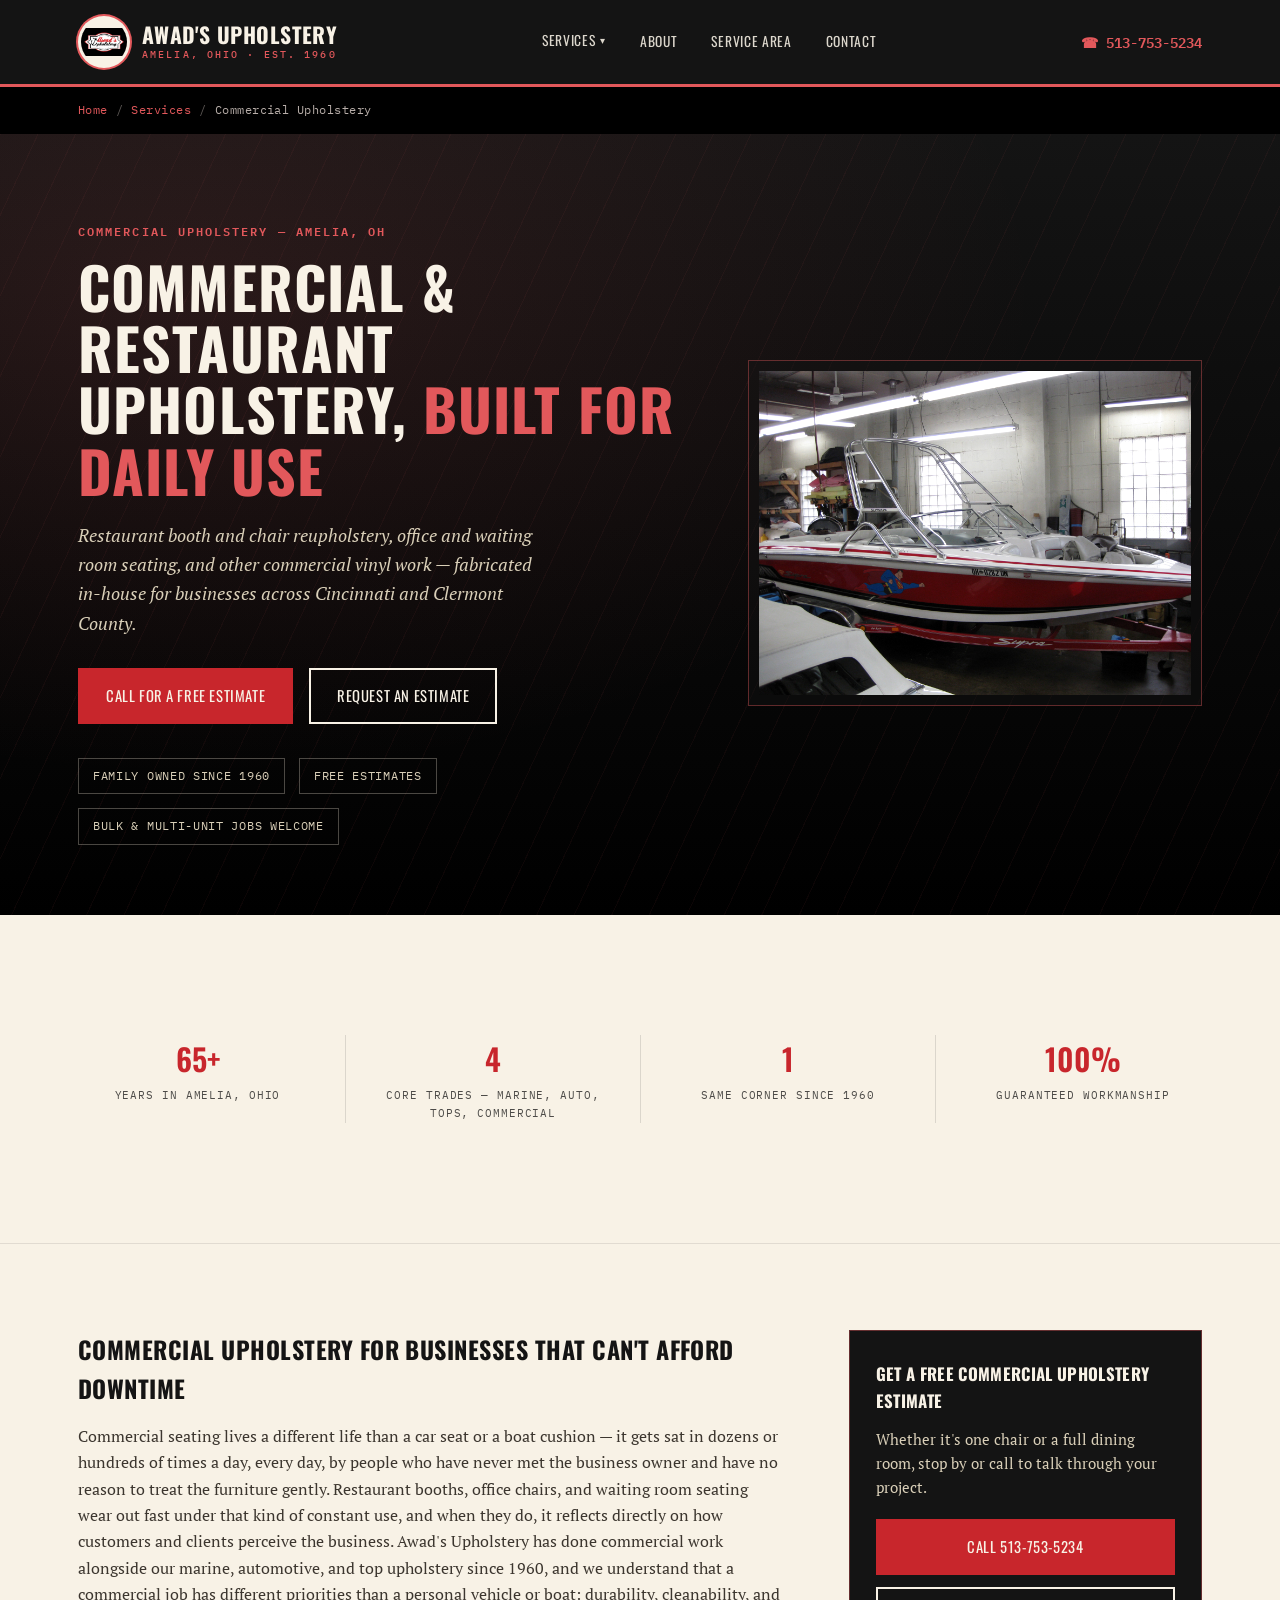
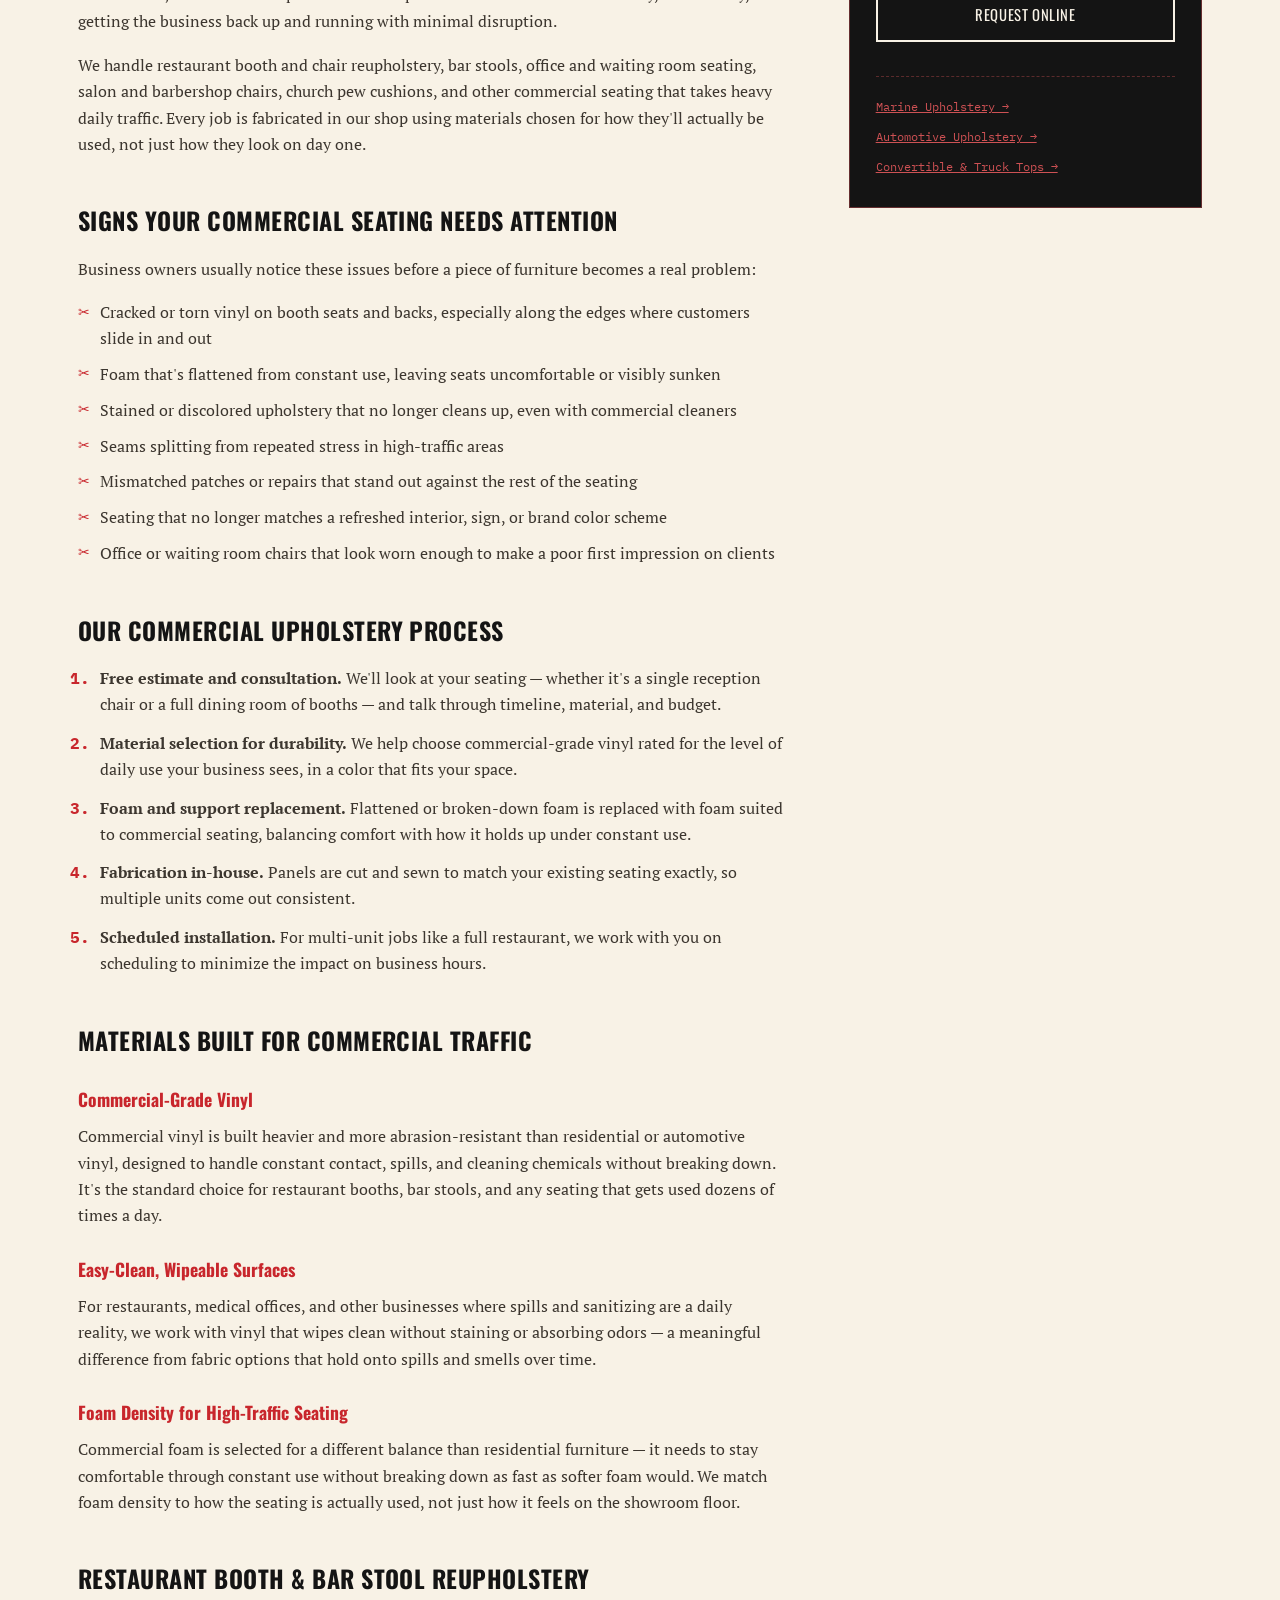
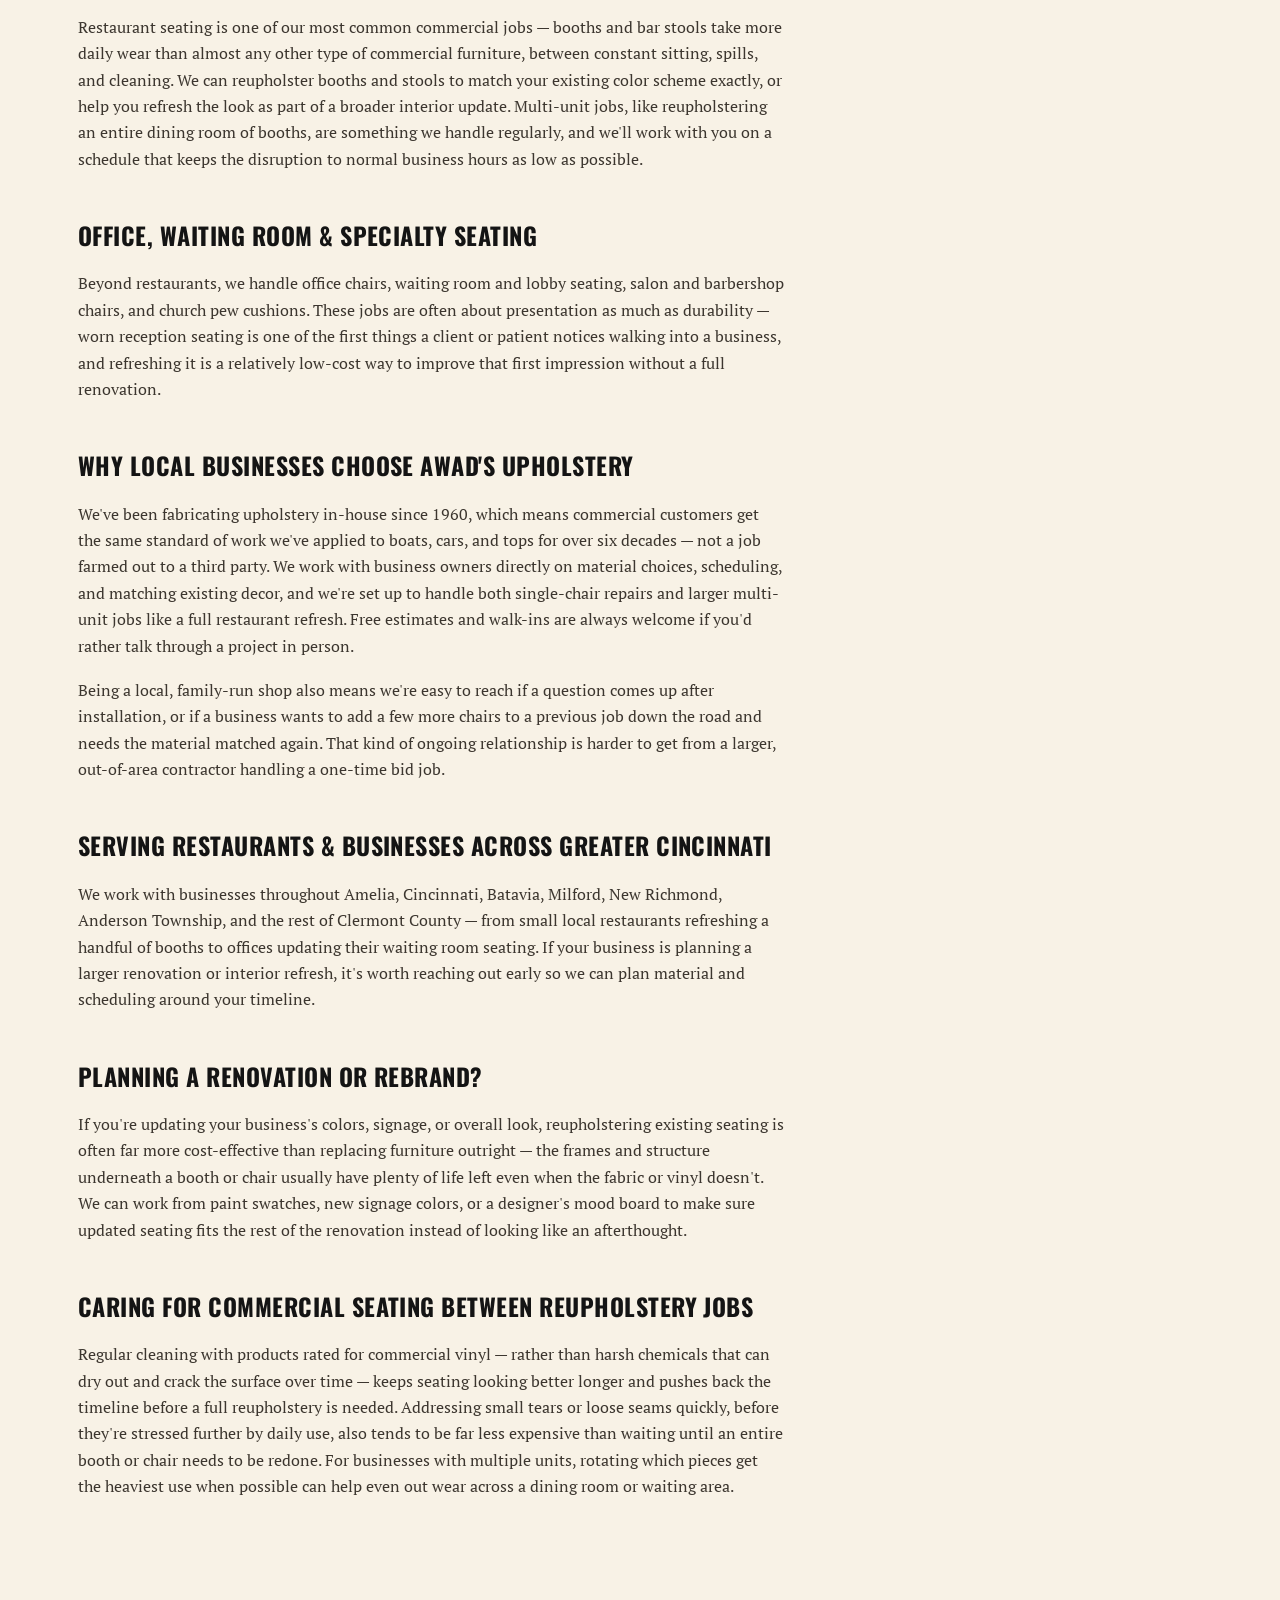
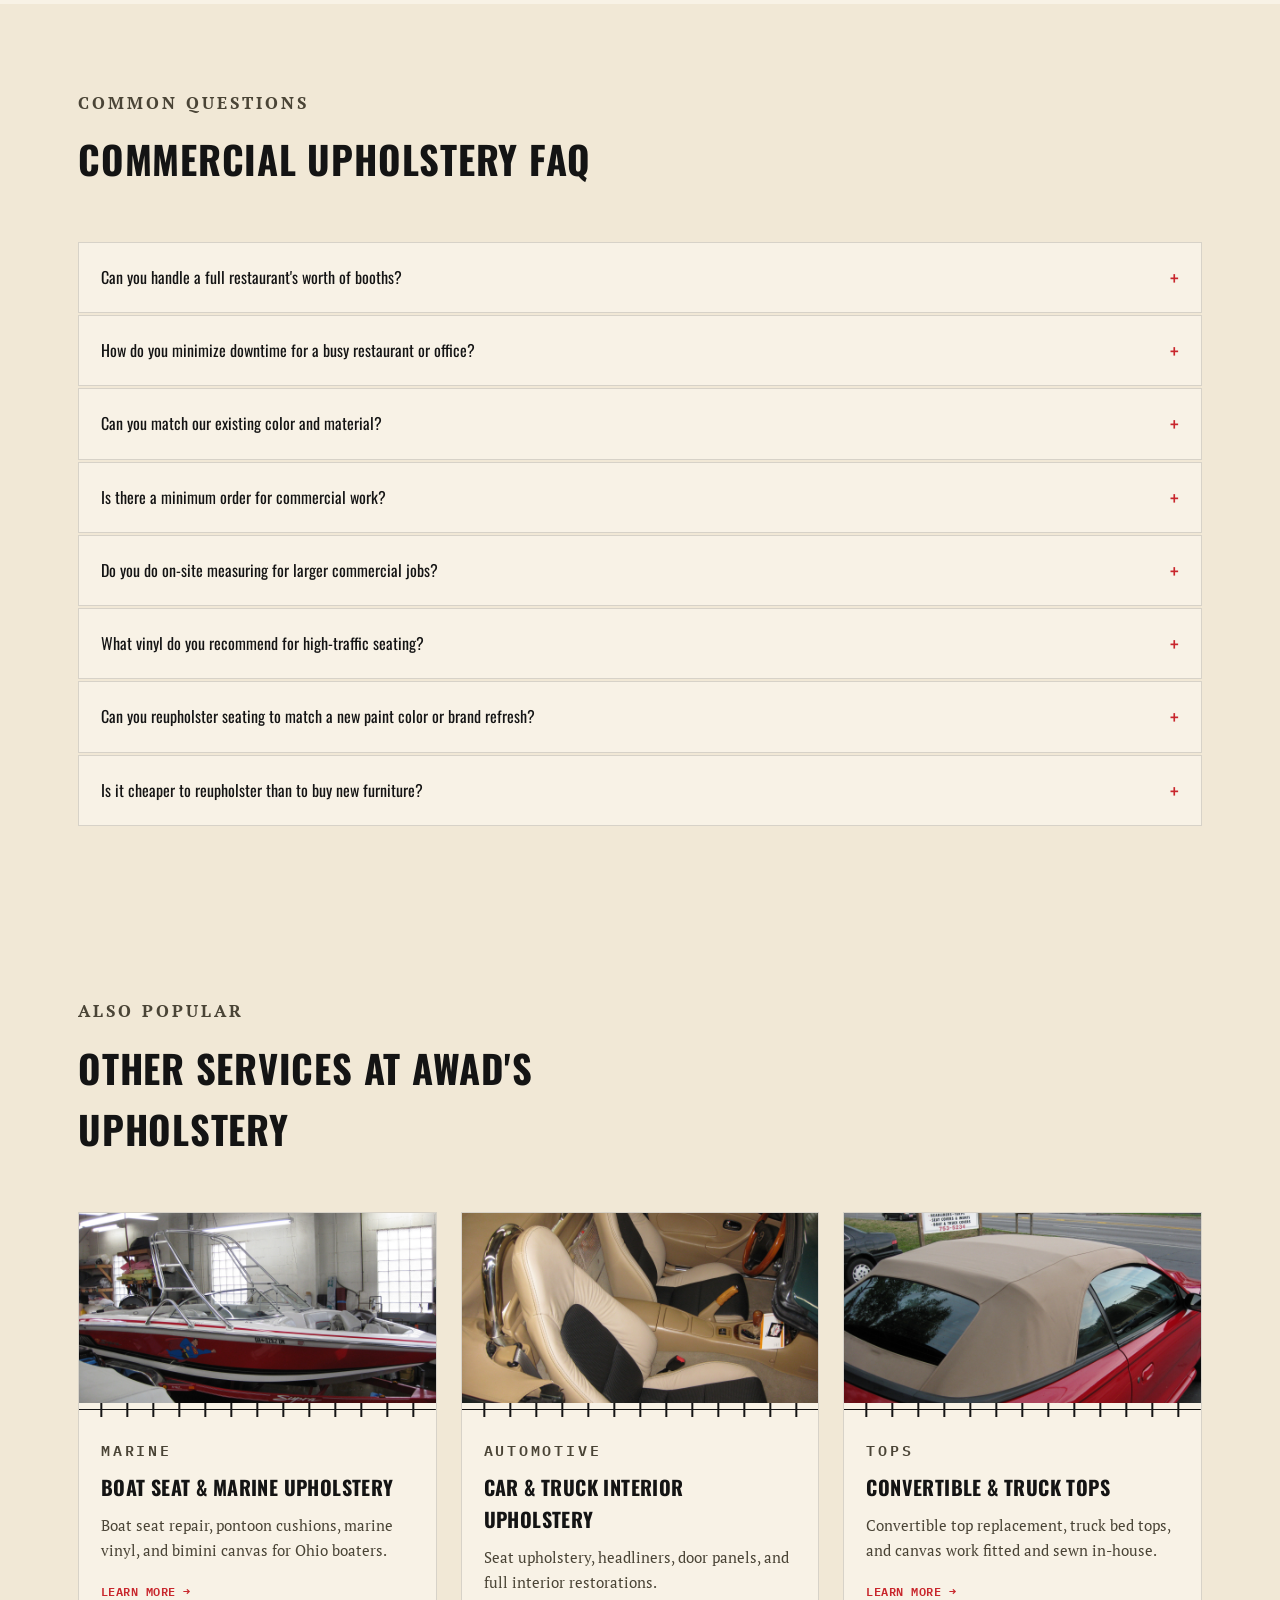
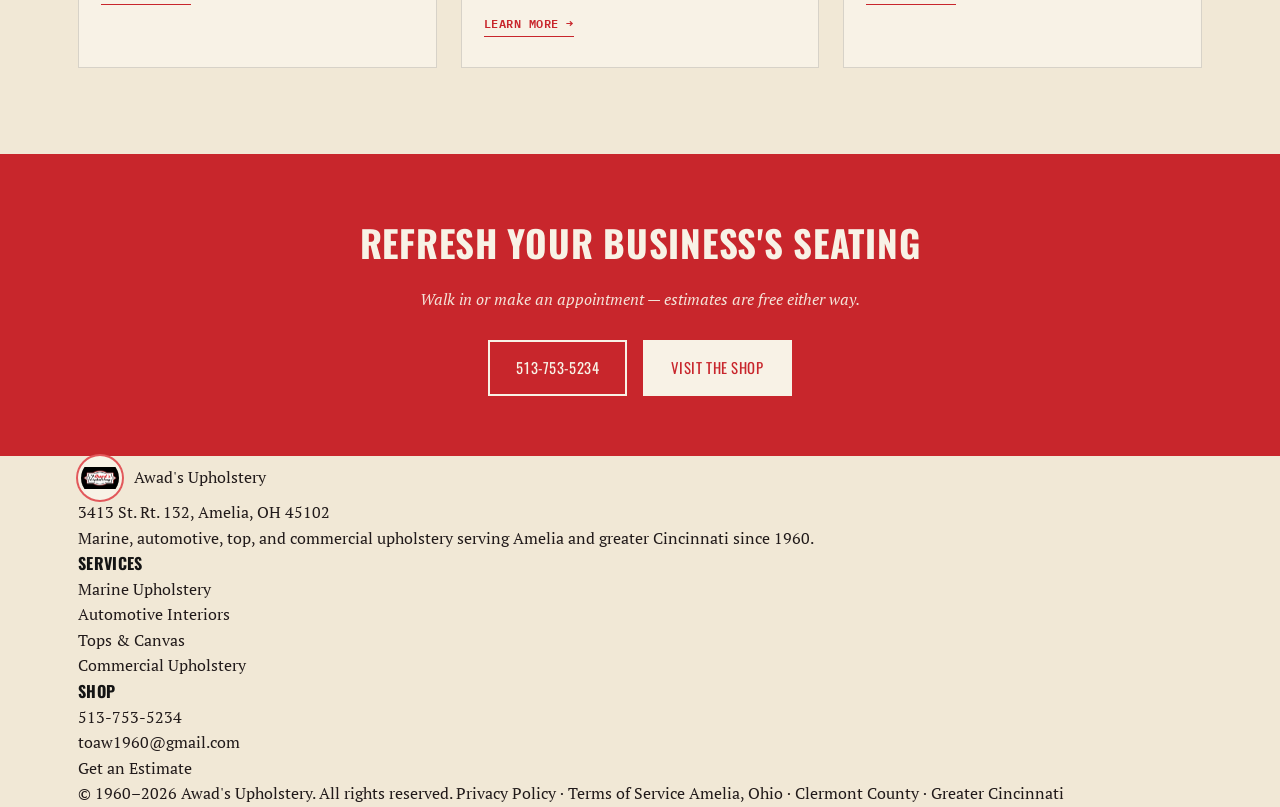
<file: commercial-upholstery.html>
<!DOCTYPE html>
<html lang="en">
<head>
<meta charset="UTF-8">
<meta name="viewport" content="width=device-width, initial-scale=1.0">
<title>Commercial Upholstery & Restaurant Booth Reupholstery in Amelia, OH | Awad's Upholstery</title>
<meta name="description" content="Restaurant booth reupholstery, office and waiting room seating, and commercial vinyl work at Awad's Upholstery in Amelia, Ohio. Serving Cincinnati businesses since 1960. Free estimates.">
<meta name="keywords" content="commercial upholstery Cincinnati, restaurant booth reupholstery Ohio, restaurant seating repair Amelia Ohio, office chair reupholstery Clermont County, waiting room seating upholstery, church pew cushions Ohio, bar stool reupholstery Cincinnati">
<link rel="canonical" href="https://www.awadsupholstery.com/commercial-upholstery">

<meta property="og:type" content="website">
<meta property="og:title" content="Commercial & Restaurant Upholstery | Awad's Upholstery">
<meta property="og:description" content="Restaurant booth reupholstery, office and waiting room seating, and commercial vinyl work in Amelia, Ohio since 1960.">
<meta property="og:url" content="https://www.awadsupholstery.com/commercial-upholstery">

<link rel="preconnect" href="https://fonts.googleapis.com">
<link rel="preconnect" href="https://fonts.gstatic.com" crossorigin>
<link href="https://fonts.googleapis.com/css2?family=Oswald:wght@400;500;600;700&family=PT+Serif:ital,wght@0,400;0,700;1,400&family=IBM+Plex+Mono:wght@500;600&display=swap" rel="stylesheet">
<link rel="stylesheet" href="css/styles.css">

<script type="application/ld+json">
{
  "@context": "https://schema.org",
  "@type": "Service",
  "serviceType": "Commercial Upholstery",
  "name": "Restaurant & Commercial Upholstery",
  "provider": {
    "@type": "LocalBusiness",
    "name": "Awad's Upholstery",
    "image": "https://www.awadsupholstery.com/logo.png",
    "telephone": "+1-513-753-5234",
    "address": {
      "@type": "PostalAddress",
      "streetAddress": "3413 St. Rt. 132",
      "addressLocality": "Amelia",
      "addressRegion": "OH",
      "postalCode": "45102",
      "addressCountry": "US"
    }
  },
  "areaServed": ["Amelia OH","Cincinnati OH","Batavia OH","Milford OH","New Richmond OH","Anderson Township OH","Clermont County OH"],
  "url": "https://www.awadsupholstery.com/commercial-upholstery"
}
</script>
</head>
<body>

<header>
  <div class="nav-row">
    <a href="/" class="logo">
      <span class="logo-badge"><img src="images/logo-badge.png" alt="Awad's Upholstery logo"></span>
      <span class="logo-text">AWAD'S UPHOLSTERY<span>AMELIA, OHIO · EST. 1960</span></span>
    </a>
    <nav>
      <ul>
        <li class="has-dropdown">
          <a href="/#services">Services</a>
          <ul class="dropdown">
            <li><a href="marine-upholstery">Marine Upholstery</a></li>
            <li><a href="automotive-upholstery">Automotive Upholstery</a></li>
            <li><a href="convertible-truck-tops">Convertible &amp; Truck Tops</a></li>
            <li><a href="commercial-upholstery">Commercial Upholstery</a></li>
          </ul>
        </li>
        <li><a href="/#about">About</a></li>
        <li><a href="/#area">Service Area</a></li>
        <li><a href="/#contact">Contact</a></li>
      </ul>
    </nav>
    <a class="nav-phone" href="tel:+15137535234">☎ 513-753-5234</a>
    <button class="menu-toggle" aria-label="Menu">☰</button>
  </div>
</header>

<div class="breadcrumb">
  <div class="wrap"><a href="/">Home</a><span class="sep">/</span><a href="/#services">Services</a><span class="sep">/</span>Commercial Upholstery</div>
</div>

<section class="hero page-hero">
  <div class="wrap hero-grid">
    <div>
      <p class="eyebrow" style="color:var(--brass);">Commercial Upholstery — Amelia, OH</p>
      <h1>Commercial &amp; Restaurant Upholstery, <em>Built for Daily Use</em></h1>
      <p class="lede">Restaurant booth and chair reupholstery, office and waiting room seating, and other commercial vinyl work — fabricated in-house for businesses across Cincinnati and Clermont County.</p>
      <div class="cta-row">
        <a href="tel:+15137535234" class="btn btn-rust">Call for a Free Estimate</a>
        <a href="/#contact" class="btn btn-outline">Request an Estimate</a>
      </div>
      <div class="hero-badges">
        <span class="badge">Family Owned Since 1960</span>
        <span class="badge">Free Estimates</span>
        <span class="badge">Bulk &amp; Multi-Unit Jobs Welcome</span>
      </div>
    </div>
    <div class="hero-photo">
      <img src="images/marine-boat.jpg" alt="Inside the Awad's Upholstery commercial fabrication shop in Amelia, Ohio">
    </div>
  </div>
</section>

<section class="trust">
  <div class="wrap trust-grid">
    <div class="trust-item"><div class="num">65+</div><div class="cap">Years in Amelia, Ohio</div></div>
    <div class="trust-item"><div class="num">4</div><div class="cap">Core Trades — Marine, Auto, Tops, Commercial</div></div>
    <div class="trust-item"><div class="num">1</div><div class="cap">Same Corner Since 1960</div></div>
    <div class="trust-item"><div class="num">100%</div><div class="cap">Guaranteed Workmanship</div></div>
  </div>
</section>

<section class="content">
  <div class="wrap content-grid">
    <div class="prose">

      <h2>Commercial Upholstery for Businesses That Can't Afford Downtime</h2>
      <p>Commercial seating lives a different life than a car seat or a boat cushion — it gets sat in dozens or hundreds of times a day, every day, by people who have never met the business owner and have no reason to treat the furniture gently. Restaurant booths, office chairs, and waiting room seating wear out fast under that kind of constant use, and when they do, it reflects directly on how customers and clients perceive the business. Awad's Upholstery has done commercial work alongside our marine, automotive, and top upholstery since 1960, and we understand that a commercial job has different priorities than a personal vehicle or boat: durability, cleanability, and getting the business back up and running with minimal disruption.</p>
      <p>We handle restaurant booth and chair reupholstery, bar stools, office and waiting room seating, salon and barbershop chairs, church pew cushions, and other commercial seating that takes heavy daily traffic. Every job is fabricated in our shop using materials chosen for how they'll actually be used, not just how they look on day one.</p>

      <h2>Signs Your Commercial Seating Needs Attention</h2>
      <p>Business owners usually notice these issues before a piece of furniture becomes a real problem:</p>
      <ul>
        <li>Cracked or torn vinyl on booth seats and backs, especially along the edges where customers slide in and out</li>
        <li>Foam that's flattened from constant use, leaving seats uncomfortable or visibly sunken</li>
        <li>Stained or discolored upholstery that no longer cleans up, even with commercial cleaners</li>
        <li>Seams splitting from repeated stress in high-traffic areas</li>
        <li>Mismatched patches or repairs that stand out against the rest of the seating</li>
        <li>Seating that no longer matches a refreshed interior, sign, or brand color scheme</li>
        <li>Office or waiting room chairs that look worn enough to make a poor first impression on clients</li>
      </ul>

      <h2>Our Commercial Upholstery Process</h2>
      <ol>
        <li><strong>Free estimate and consultation.</strong> We'll look at your seating — whether it's a single reception chair or a full dining room of booths — and talk through timeline, material, and budget.</li>
        <li><strong>Material selection for durability.</strong> We help choose commercial-grade vinyl rated for the level of daily use your business sees, in a color that fits your space.</li>
        <li><strong>Foam and support replacement.</strong> Flattened or broken-down foam is replaced with foam suited to commercial seating, balancing comfort with how it holds up under constant use.</li>
        <li><strong>Fabrication in-house.</strong> Panels are cut and sewn to match your existing seating exactly, so multiple units come out consistent.</li>
        <li><strong>Scheduled installation.</strong> For multi-unit jobs like a full restaurant, we work with you on scheduling to minimize the impact on business hours.</li>
      </ol>

      <h2>Materials Built for Commercial Traffic</h2>

      <h3>Commercial-Grade Vinyl</h3>
      <p>Commercial vinyl is built heavier and more abrasion-resistant than residential or automotive vinyl, designed to handle constant contact, spills, and cleaning chemicals without breaking down. It's the standard choice for restaurant booths, bar stools, and any seating that gets used dozens of times a day.</p>

      <h3>Easy-Clean, Wipeable Surfaces</h3>
      <p>For restaurants, medical offices, and other businesses where spills and sanitizing are a daily reality, we work with vinyl that wipes clean without staining or absorbing odors — a meaningful difference from fabric options that hold onto spills and smells over time.</p>

      <h3>Foam Density for High-Traffic Seating</h3>
      <p>Commercial foam is selected for a different balance than residential furniture — it needs to stay comfortable through constant use without breaking down as fast as softer foam would. We match foam density to how the seating is actually used, not just how it feels on the showroom floor.</p>

      <h2>Restaurant Booth &amp; Bar Stool Reupholstery</h2>
      <p>Restaurant seating is one of our most common commercial jobs — booths and bar stools take more daily wear than almost any other type of commercial furniture, between constant sitting, spills, and cleaning. We can reupholster booths and stools to match your existing color scheme exactly, or help you refresh the look as part of a broader interior update. Multi-unit jobs, like reupholstering an entire dining room of booths, are something we handle regularly, and we'll work with you on a schedule that keeps the disruption to normal business hours as low as possible.</p>

      <h2>Office, Waiting Room &amp; Specialty Seating</h2>
      <p>Beyond restaurants, we handle office chairs, waiting room and lobby seating, salon and barbershop chairs, and church pew cushions. These jobs are often about presentation as much as durability — worn reception seating is one of the first things a client or patient notices walking into a business, and refreshing it is a relatively low-cost way to improve that first impression without a full renovation.</p>

      <h2>Why Local Businesses Choose Awad's Upholstery</h2>
      <p>We've been fabricating upholstery in-house since 1960, which means commercial customers get the same standard of work we've applied to boats, cars, and tops for over six decades — not a job farmed out to a third party. We work with business owners directly on material choices, scheduling, and matching existing decor, and we're set up to handle both single-chair repairs and larger multi-unit jobs like a full restaurant refresh. Free estimates and walk-ins are always welcome if you'd rather talk through a project in person.</p>
      <p>Being a local, family-run shop also means we're easy to reach if a question comes up after installation, or if a business wants to add a few more chairs to a previous job down the road and needs the material matched again. That kind of ongoing relationship is harder to get from a larger, out-of-area contractor handling a one-time bid job.</p>

      <h2>Serving Restaurants &amp; Businesses Across Greater Cincinnati</h2>
      <p>We work with businesses throughout Amelia, Cincinnati, Batavia, Milford, New Richmond, Anderson Township, and the rest of Clermont County — from small local restaurants refreshing a handful of booths to offices updating their waiting room seating. If your business is planning a larger renovation or interior refresh, it's worth reaching out early so we can plan material and scheduling around your timeline.</p>

      <h2>Planning a Renovation or Rebrand?</h2>
      <p>If you're updating your business's colors, signage, or overall look, reupholstering existing seating is often far more cost-effective than replacing furniture outright — the frames and structure underneath a booth or chair usually have plenty of life left even when the fabric or vinyl doesn't. We can work from paint swatches, new signage colors, or a designer's mood board to make sure updated seating fits the rest of the renovation instead of looking like an afterthought.</p>

      <h2>Caring for Commercial Seating Between Reupholstery Jobs</h2>
      <p>Regular cleaning with products rated for commercial vinyl — rather than harsh chemicals that can dry out and crack the surface over time — keeps seating looking better longer and pushes back the timeline before a full reupholstery is needed. Addressing small tears or loose seams quickly, before they're stressed further by daily use, also tends to be far less expensive than waiting until an entire booth or chair needs to be redone. For businesses with multiple units, rotating which pieces get the heaviest use when possible can help even out wear across a dining room or waiting area.</p>

    </div>

    <aside class="side-cta">
      <h3>Get a Free Commercial Upholstery Estimate</h3>
      <p>Whether it's one chair or a full dining room, stop by or call to talk through your project.</p>
      <a href="tel:+15137535234" class="btn btn-rust">Call 513-753-5234</a>
      <a href="/#contact" class="btn btn-outline">Request Online</a>
      <ul>
        <li><a href="marine-upholstery">Marine Upholstery →</a></li>
        <li><a href="automotive-upholstery">Automotive Upholstery →</a></li>
        <li><a href="convertible-truck-tops">Convertible &amp; Truck Tops →</a></li>
      </ul>
    </aside>
  </div>
</section>

<section>
  <div class="wrap">
    <div class="section-head">
      <p class="eyebrow">Common Questions</p>
      <h2>Commercial Upholstery FAQ</h2>
    </div>
    <div class="faq-list">
      <details class="faq-item">
        <summary>Can you handle a full restaurant's worth of booths?</summary>
        <div class="faq-answer"><p>Yes, multi-unit jobs like a full dining room of booths are common commercial work for us. We'll talk through scheduling upfront so the job fits around your business hours as much as possible.</p></div>
      </details>
      <details class="faq-item">
        <summary>How do you minimize downtime for a busy restaurant or office?</summary>
        <div class="faq-answer"><p>For larger jobs, we can often work in batches — reupholstering a portion of your seating at a time — or schedule pickup and delivery around your slower hours or closed days, depending on the scope of the project.</p></div>
      </details>
      <details class="faq-item">
        <summary>Can you match our existing color and material?</summary>
        <div class="faq-answer"><p>In most cases, yes. Bring in a sample of your current material or photos, and we'll work to match the color and texture as closely as possible, or help you choose a coordinated update.</p></div>
      </details>
      <details class="faq-item">
        <summary>Is there a minimum order for commercial work?</summary>
        <div class="faq-answer"><p>No — we handle everything from a single office chair to a full restaurant, so there's no job too small to bring in for an estimate.</p></div>
      </details>
      <details class="faq-item">
        <summary>Do you do on-site measuring for larger commercial jobs?</summary>
        <div class="faq-answer"><p>For larger or multi-unit jobs, we can talk through the best way to measure and plan the project, whether that means bringing in a sample piece or discussing the space directly. Call ahead and we'll figure out the right approach for your job.</p></div>
      </details>
      <details class="faq-item">
        <summary>What vinyl do you recommend for high-traffic seating?</summary>
        <div class="faq-answer"><p>We recommend commercial-grade vinyl rated for heavy daily use and easy cleaning, and we'll help you pick a specific option based on how the seating is used — a fine-dining booth and a fast-casual bar stool don't always need the same material.</p></div>
      </details>
      <details class="faq-item">
        <summary>Can you reupholster seating to match a new paint color or brand refresh?</summary>
        <div class="faq-answer"><p>Yes. Bring in paint swatches, signage colors, or design references and we'll help select vinyl that fits the rest of your renovation rather than clashing with it.</p></div>
      </details>
      <details class="faq-item">
        <summary>Is it cheaper to reupholster than to buy new furniture?</summary>
        <div class="faq-answer"><p>Often, yes — especially for booths and chairs where the underlying frame is still structurally sound. Reupholstering lets you keep furniture that fits your space correctly while updating the look and durability for a fraction of full replacement cost.</p></div>
      </details>
    </div>
  </div>
</section>

<section class="services">
  <div class="wrap">
    <div class="section-head">
      <p class="eyebrow">Also Popular</p>
      <h2>Other Services at Awad's Upholstery</h2>
    </div>
    <div class="related-grid">
      <div class="service-card">
        <a href="marine-upholstery"><div class="service-media"><img src="images/marine-boat.jpg" alt="Boat seat and marine upholstery repair at Awad's Upholstery"></div></a>
        <div class="stitch navy"></div>
        <div class="service-body">
          <p class="eyebrow">Marine</p>
          <h3><a href="marine-upholstery">Boat Seat &amp; Marine Upholstery</a></h3>
          <p>Boat seat repair, pontoon cushions, marine vinyl, and bimini canvas for Ohio boaters.</p>
          <a href="marine-upholstery" class="card-link">Learn More →</a>
        </div>
      </div>
      <div class="service-card">
        <a href="automotive-upholstery"><div class="service-media"><img src="images/automotive-interior.jpg" alt="Car interior seat upholstery restoration at Awad's Upholstery"></div></a>
        <div class="stitch navy"></div>
        <div class="service-body">
          <p class="eyebrow">Automotive</p>
          <h3><a href="automotive-upholstery">Car &amp; Truck Interior Upholstery</a></h3>
          <p>Seat upholstery, headliners, door panels, and full interior restorations.</p>
          <a href="automotive-upholstery" class="card-link">Learn More →</a>
        </div>
      </div>
      <div class="service-card">
        <a href="convertible-truck-tops"><div class="service-media"><img src="images/tops-convertible.jpg" alt="Convertible top replacement at Awad's Upholstery in Amelia, Ohio"></div></a>
        <div class="stitch navy"></div>
        <div class="service-body">
          <p class="eyebrow">Tops</p>
          <h3><a href="convertible-truck-tops">Convertible &amp; Truck Tops</a></h3>
          <p>Convertible top replacement, truck bed tops, and canvas work fitted and sewn in-house.</p>
          <a href="convertible-truck-tops" class="card-link">Learn More →</a>
        </div>
      </div>
    </div>
  </div>
</section>

<div class="cta-banner">
  <div class="wrap">
    <h2>Refresh Your Business's Seating</h2>
    <p>Walk in or make an appointment — estimates are free either way.</p>
    <div class="cta-row">
      <a href="tel:+15137535234" class="btn btn-outline">513-753-5234</a>
      <a href="/#contact" class="btn" style="background:var(--canvas-light); color:var(--rust); border-color:var(--canvas-light);">Visit the Shop</a>
    </div>
  </div>
</div>

<footer>
  <div class="wrap">
    <div class="footer-grid">
      <div>
        <div class="footer-logo" style="display:flex; align-items:center; gap:12px;">
          <span class="logo-badge" style="width:44px; height:44px;"><img src="images/logo-badge.png" alt="Awad's Upholstery logo"></span>
          Awad's Upholstery
        </div>
        <p>3413 St. Rt. 132, Amelia, OH 45102</p>
        <p>Marine, automotive, top, and commercial upholstery serving Amelia and greater Cincinnati since 1960.</p>
      </div>
      <div>
        <h4>Services</h4>
        <ul>
          <li><a href="marine-upholstery">Marine Upholstery</a></li>
          <li><a href="automotive-upholstery">Automotive Interiors</a></li>
          <li><a href="convertible-truck-tops">Tops &amp; Canvas</a></li>
          <li><a href="commercial-upholstery">Commercial Upholstery</a></li>
        </ul>
      </div>
      <div>
        <h4>Shop</h4>
        <ul>
          <li><a href="tel:+15137535234">513-753-5234</a></li>
          <li><a href="mailto:toaw1960@gmail.com">toaw1960@gmail.com</a></li>
          <li><a href="/#contact">Get an Estimate</a></li>
        </ul>
      </div>
    </div>
    <div class="footer-bottom">
      <span>© 1960–2026 Awad's Upholstery. All rights reserved.</span>
      <span><a href="privacy-policy">Privacy Policy</a> · <a href="terms-of-service">Terms of Service</a></span>
      <span>Amelia, Ohio · Clermont County · Greater Cincinnati</span>
    </div>
  </div>
</footer>

<script>
  document.querySelector('.menu-toggle')?.addEventListener('click', () => {
    const nav = document.querySelector('nav ul');
    const phone = document.querySelector('.nav-phone');
    const showing = nav.style.display === 'flex';
    nav.style.display = showing ? 'none' : 'flex';
    phone.style.display = showing ? 'none' : 'flex';
    nav.style.flexDirection = 'column';
    nav.style.position = 'absolute';
    nav.style.top = '68px';
    nav.style.left = '0';
    nav.style.right = '0';
    nav.style.background = 'var(--navy)';
    nav.style.padding = '20px 28px';
    nav.style.gap = '16px';
  });
</script>

</body>
</html>
</file>
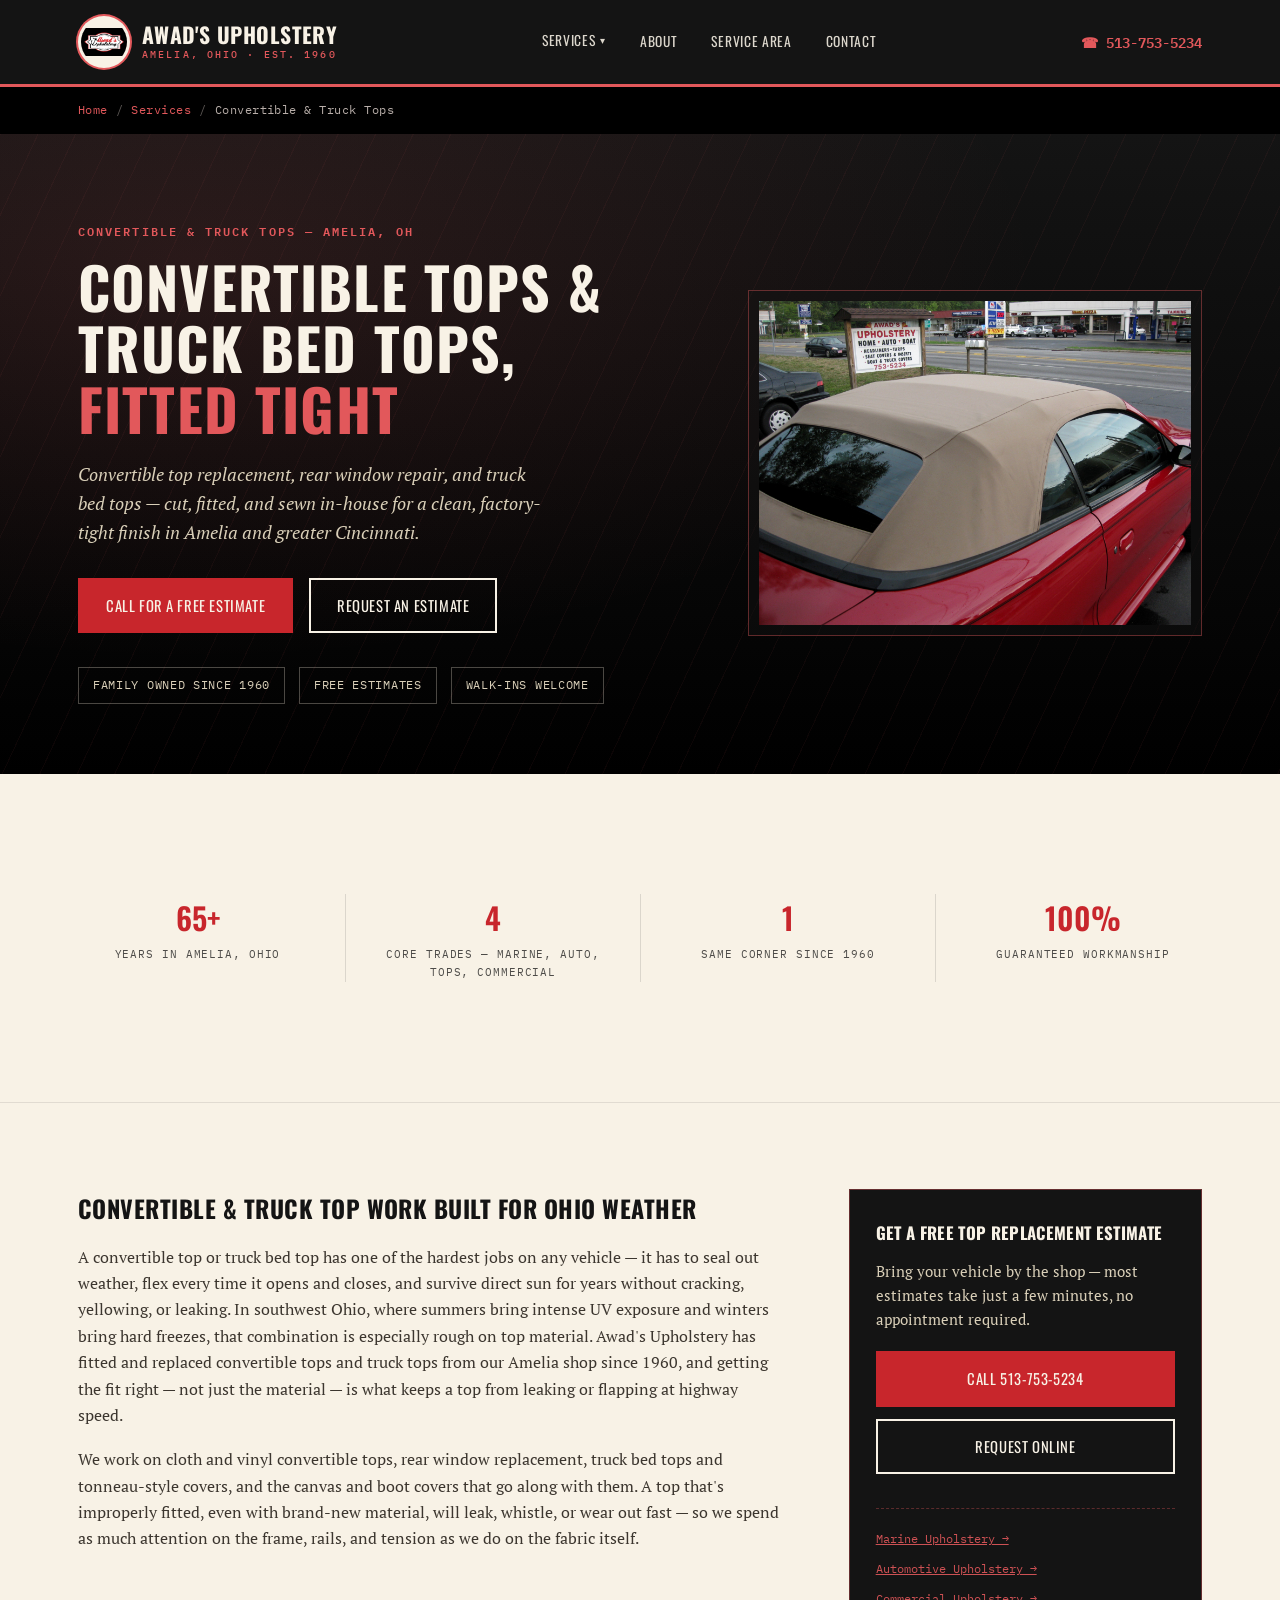
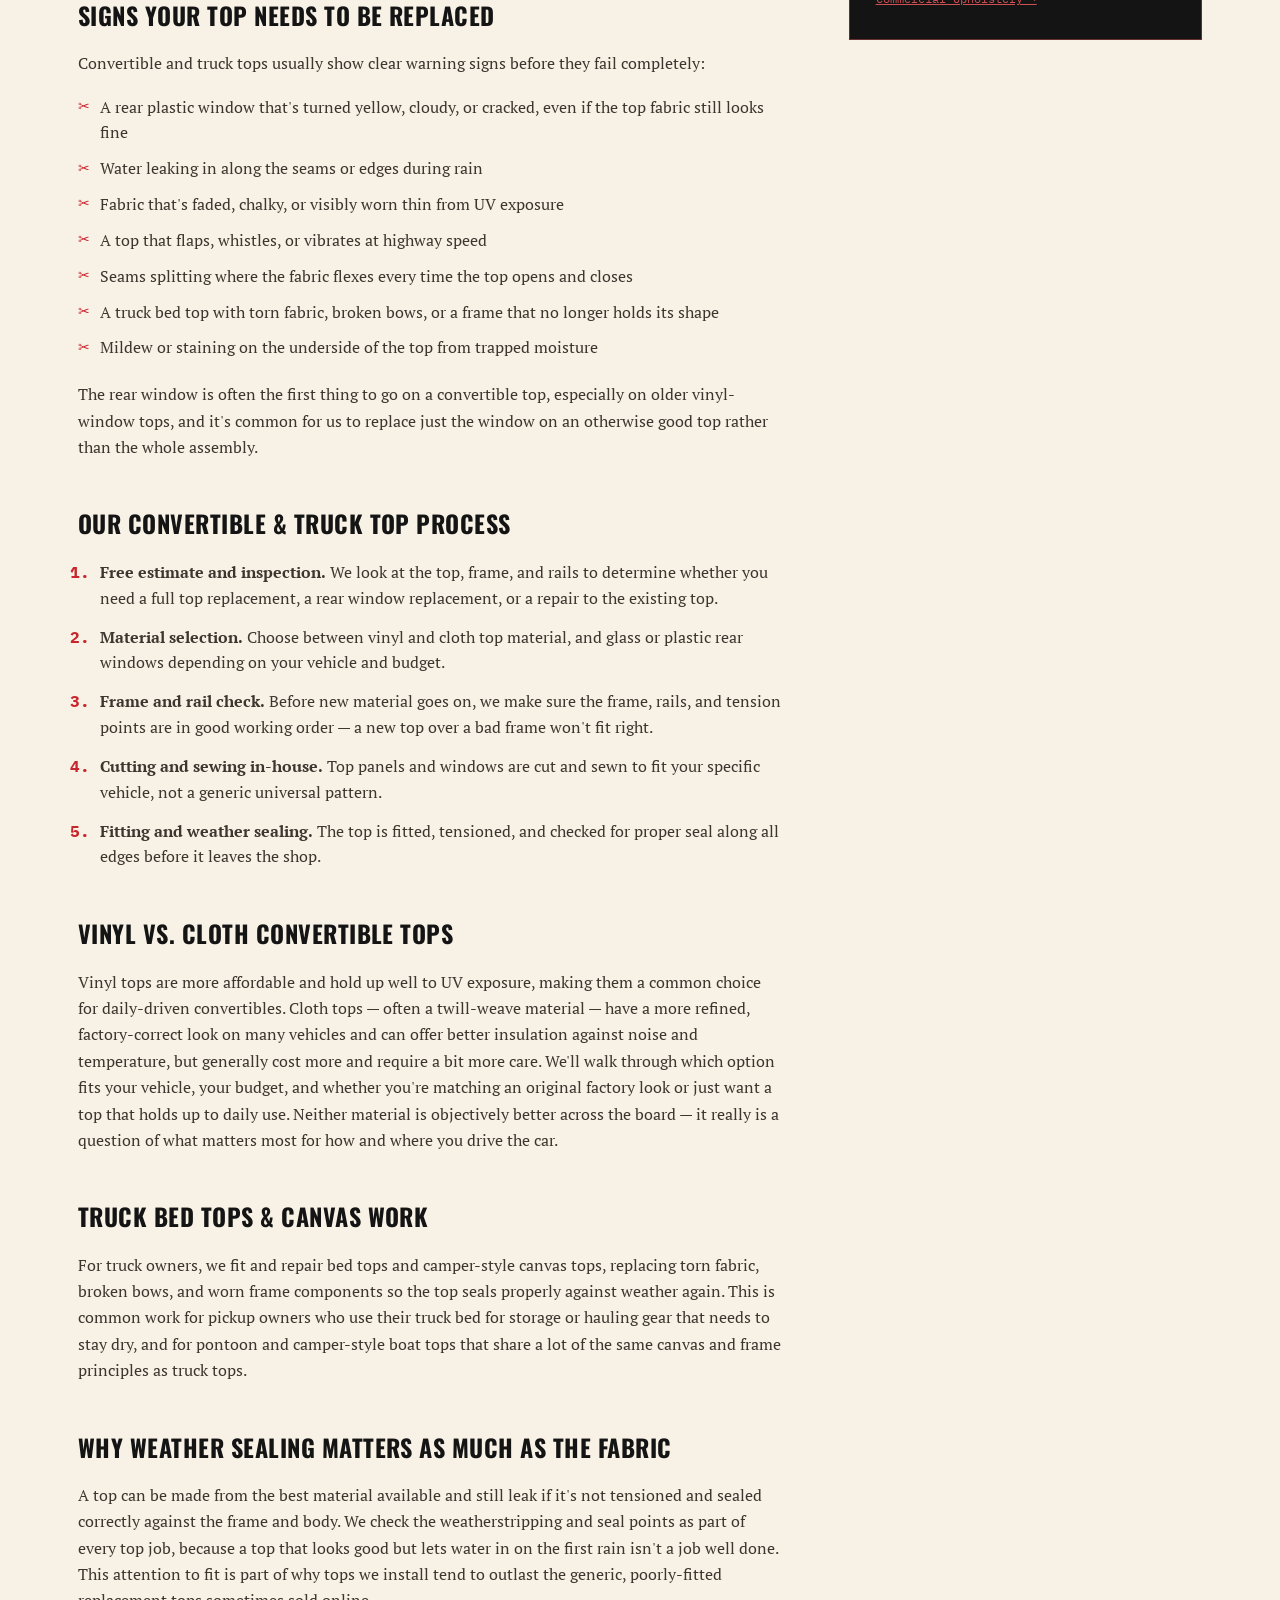
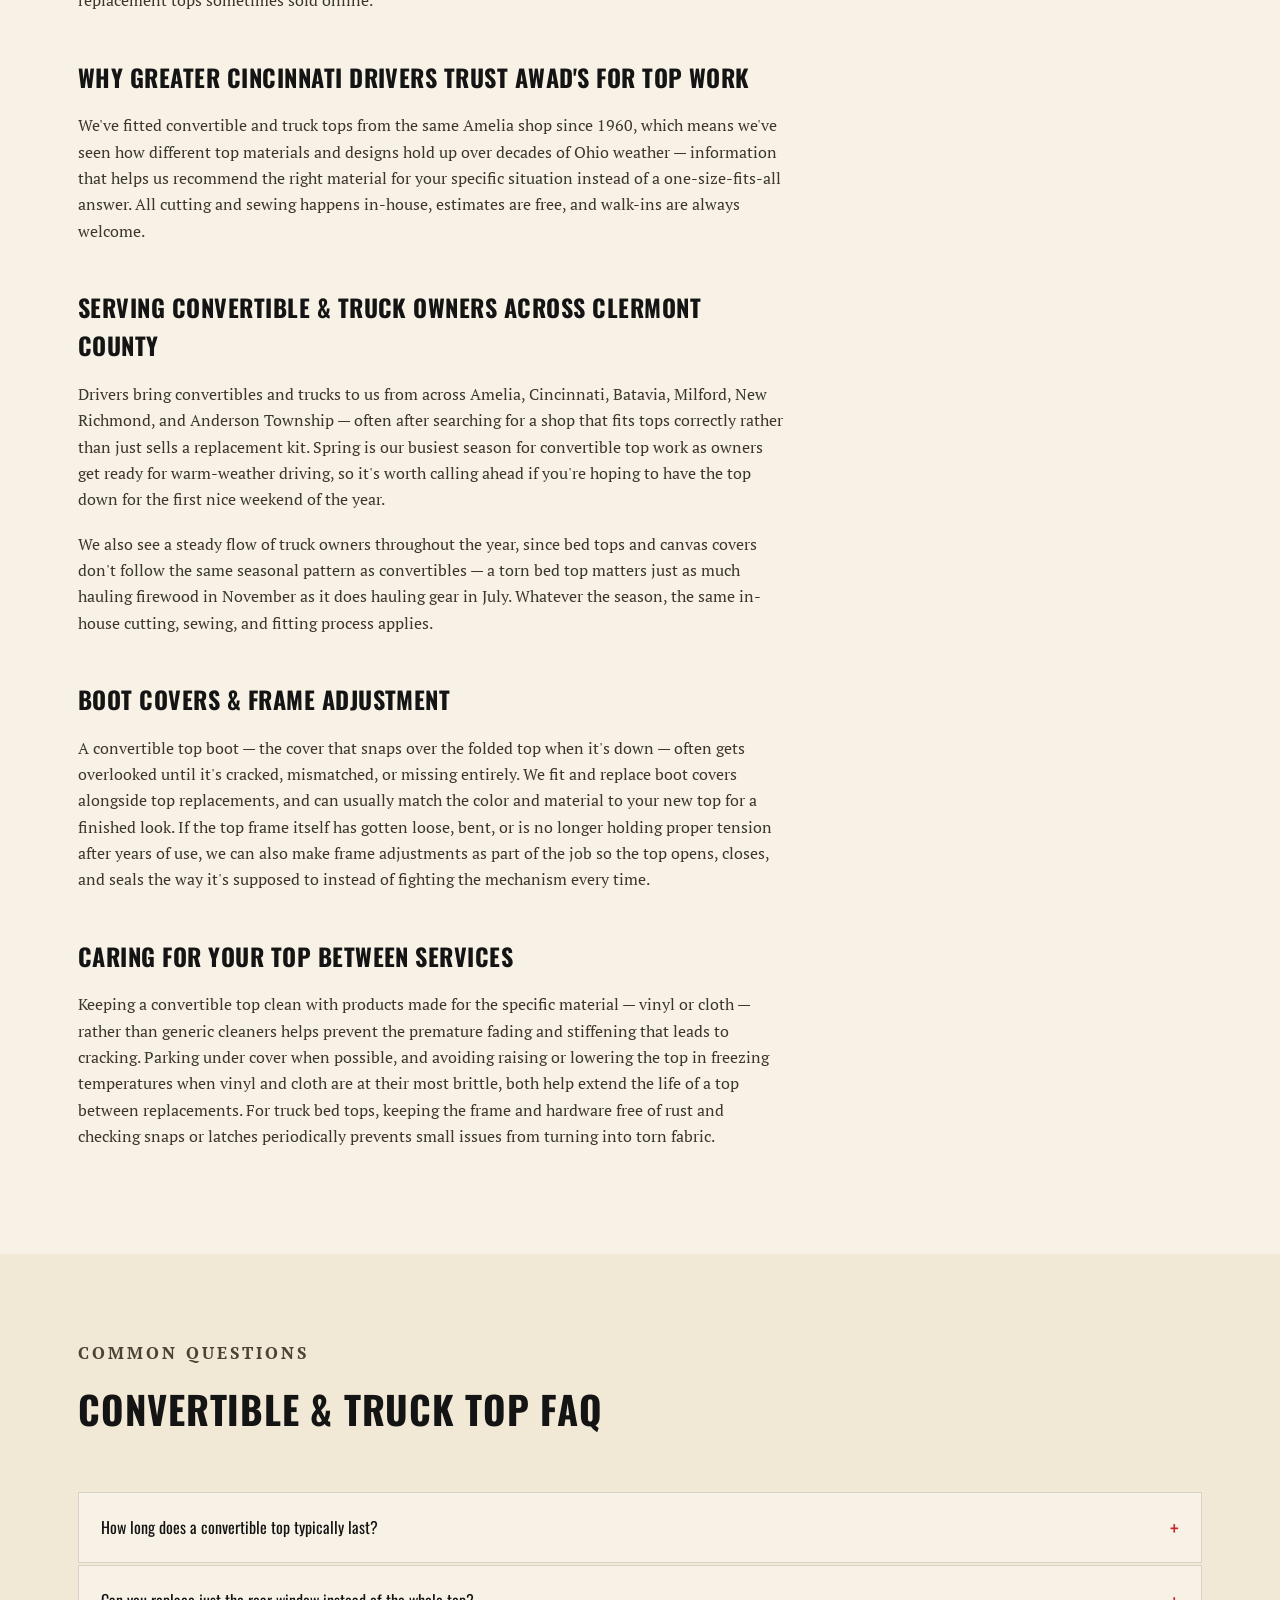
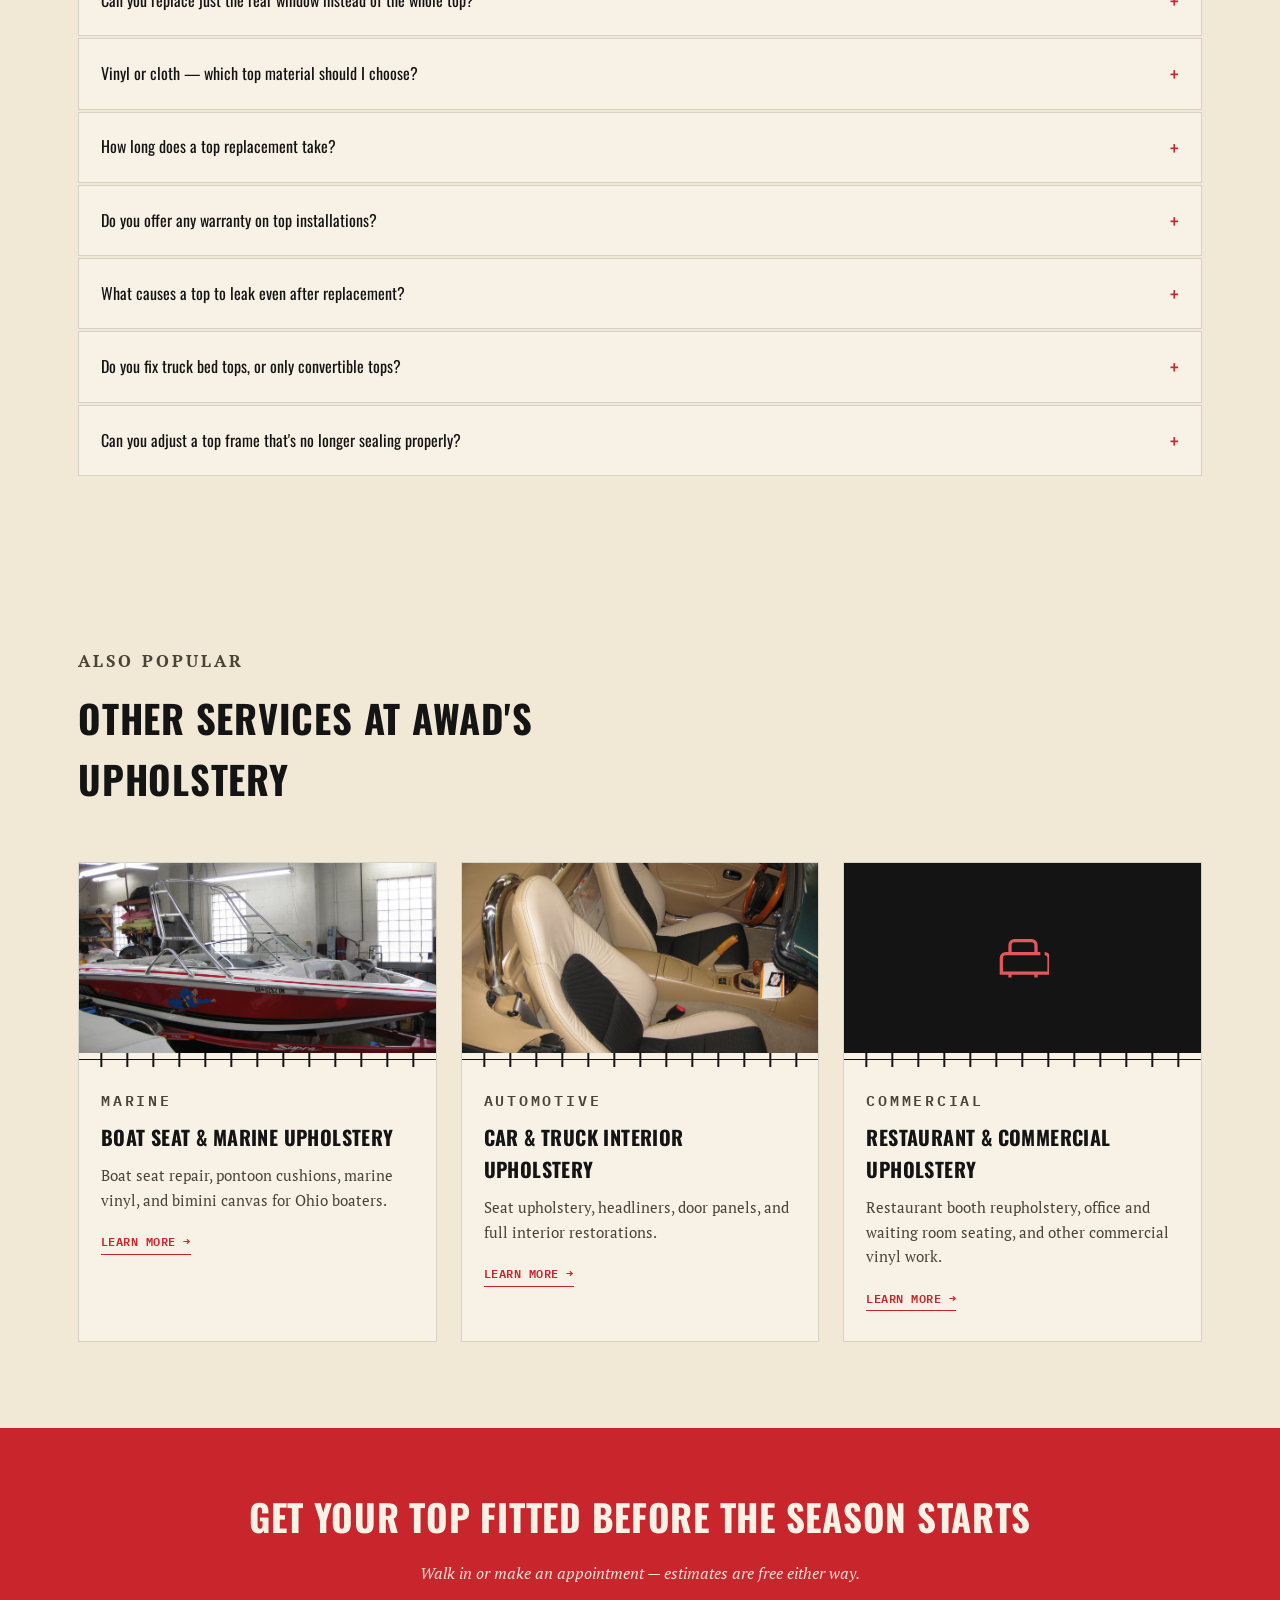
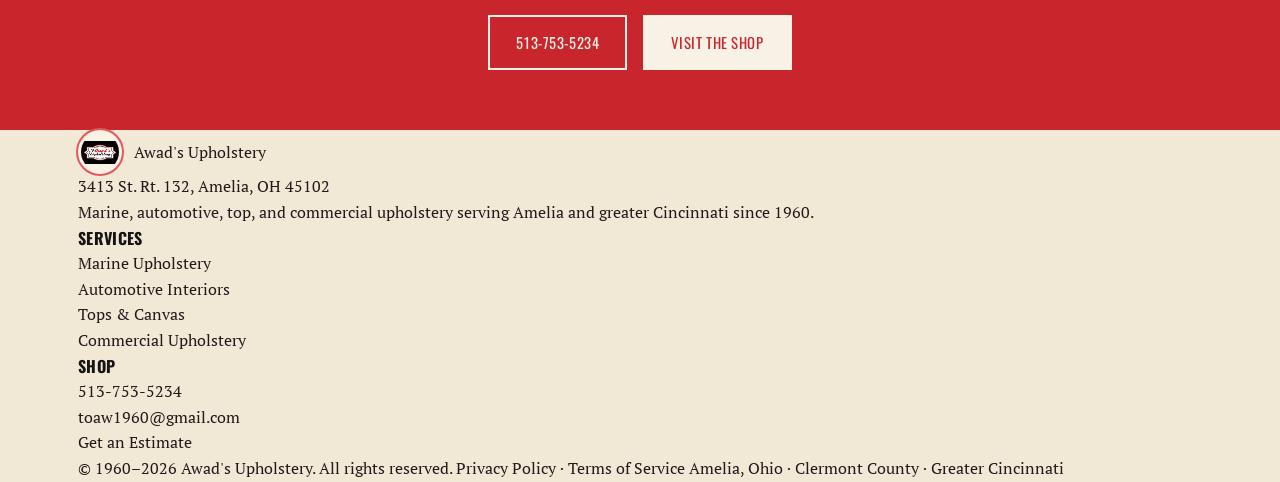
<file: convertible-truck-tops.html>
<!DOCTYPE html>
<html lang="en">
<head>
<meta charset="UTF-8">
<meta name="viewport" content="width=device-width, initial-scale=1.0">
<title>Convertible Top & Truck Top Replacement in Amelia, OH | Awad's Upholstery</title>
<meta name="description" content="Convertible top replacement, rear window repair, and truck bed tops at Awad's Upholstery in Amelia, Ohio. Serving Cincinnati and Clermont County since 1960. Free estimates.">
<meta name="keywords" content="convertible top replacement Cincinnati, convertible top repair Amelia Ohio, truck bed top installation, rear window replacement convertible, canvas top repair Clermont County, soft top replacement Ohio">
<link rel="canonical" href="https://www.awadsupholstery.com/convertible-truck-tops">

<meta property="og:type" content="website">
<meta property="og:title" content="Convertible & Truck Top Replacement | Awad's Upholstery">
<meta property="og:description" content="Convertible top replacement, rear window repair, and truck bed tops fitted and sewn in-house in Amelia, Ohio since 1960.">
<meta property="og:url" content="https://www.awadsupholstery.com/convertible-truck-tops">

<link rel="preconnect" href="https://fonts.googleapis.com">
<link rel="preconnect" href="https://fonts.gstatic.com" crossorigin>
<link href="https://fonts.googleapis.com/css2?family=Oswald:wght@400;500;600;700&family=PT+Serif:ital,wght@0,400;0,700;1,400&family=IBM+Plex+Mono:wght@500;600&display=swap" rel="stylesheet">
<link rel="stylesheet" href="css/styles.css">

<script type="application/ld+json">
{
  "@context": "https://schema.org",
  "@type": "Service",
  "serviceType": "Convertible and Truck Top Replacement",
  "name": "Convertible & Truck Tops",
  "provider": {
    "@type": "LocalBusiness",
    "name": "Awad's Upholstery",
    "image": "https://www.awadsupholstery.com/logo.png",
    "telephone": "+1-513-753-5234",
    "address": {
      "@type": "PostalAddress",
      "streetAddress": "3413 St. Rt. 132",
      "addressLocality": "Amelia",
      "addressRegion": "OH",
      "postalCode": "45102",
      "addressCountry": "US"
    }
  },
  "areaServed": ["Amelia OH","Cincinnati OH","Batavia OH","Milford OH","New Richmond OH","Anderson Township OH","Clermont County OH"],
  "url": "https://www.awadsupholstery.com/convertible-truck-tops"
}
</script>
</head>
<body>

<header>
  <div class="nav-row">
    <a href="/" class="logo">
      <span class="logo-badge"><img src="images/logo-badge.png" alt="Awad's Upholstery logo"></span>
      <span class="logo-text">AWAD'S UPHOLSTERY<span>AMELIA, OHIO · EST. 1960</span></span>
    </a>
    <nav>
      <ul>
        <li class="has-dropdown">
          <a href="/#services">Services</a>
          <ul class="dropdown">
            <li><a href="marine-upholstery">Marine Upholstery</a></li>
            <li><a href="automotive-upholstery">Automotive Upholstery</a></li>
            <li><a href="convertible-truck-tops">Convertible &amp; Truck Tops</a></li>
            <li><a href="commercial-upholstery">Commercial Upholstery</a></li>
          </ul>
        </li>
        <li><a href="/#about">About</a></li>
        <li><a href="/#area">Service Area</a></li>
        <li><a href="/#contact">Contact</a></li>
      </ul>
    </nav>
    <a class="nav-phone" href="tel:+15137535234">☎ 513-753-5234</a>
    <button class="menu-toggle" aria-label="Menu">☰</button>
  </div>
</header>

<div class="breadcrumb">
  <div class="wrap"><a href="/">Home</a><span class="sep">/</span><a href="/#services">Services</a><span class="sep">/</span>Convertible &amp; Truck Tops</div>
</div>

<section class="hero page-hero">
  <div class="wrap hero-grid">
    <div>
      <p class="eyebrow" style="color:var(--brass);">Convertible &amp; Truck Tops — Amelia, OH</p>
      <h1>Convertible Tops &amp; Truck Bed Tops, <em>Fitted Tight</em></h1>
      <p class="lede">Convertible top replacement, rear window repair, and truck bed tops — cut, fitted, and sewn in-house for a clean, factory-tight finish in Amelia and greater Cincinnati.</p>
      <div class="cta-row">
        <a href="tel:+15137535234" class="btn btn-rust">Call for a Free Estimate</a>
        <a href="/#contact" class="btn btn-outline">Request an Estimate</a>
      </div>
      <div class="hero-badges">
        <span class="badge">Family Owned Since 1960</span>
        <span class="badge">Free Estimates</span>
        <span class="badge">Walk-Ins Welcome</span>
      </div>
    </div>
    <div class="hero-photo">
      <img src="images/tops-convertible.jpg" alt="Convertible top replacement at Awad's Upholstery in Amelia, Ohio">
    </div>
  </div>
</section>

<section class="trust">
  <div class="wrap trust-grid">
    <div class="trust-item"><div class="num">65+</div><div class="cap">Years in Amelia, Ohio</div></div>
    <div class="trust-item"><div class="num">4</div><div class="cap">Core Trades — Marine, Auto, Tops, Commercial</div></div>
    <div class="trust-item"><div class="num">1</div><div class="cap">Same Corner Since 1960</div></div>
    <div class="trust-item"><div class="num">100%</div><div class="cap">Guaranteed Workmanship</div></div>
  </div>
</section>

<section class="content">
  <div class="wrap content-grid">
    <div class="prose">

      <h2>Convertible &amp; Truck Top Work Built for Ohio Weather</h2>
      <p>A convertible top or truck bed top has one of the hardest jobs on any vehicle — it has to seal out weather, flex every time it opens and closes, and survive direct sun for years without cracking, yellowing, or leaking. In southwest Ohio, where summers bring intense UV exposure and winters bring hard freezes, that combination is especially rough on top material. Awad's Upholstery has fitted and replaced convertible tops and truck tops from our Amelia shop since 1960, and getting the fit right — not just the material — is what keeps a top from leaking or flapping at highway speed.</p>
      <p>We work on cloth and vinyl convertible tops, rear window replacement, truck bed tops and tonneau-style covers, and the canvas and boot covers that go along with them. A top that's improperly fitted, even with brand-new material, will leak, whistle, or wear out fast — so we spend as much attention on the frame, rails, and tension as we do on the fabric itself.</p>

      <h2>Signs Your Top Needs to Be Replaced</h2>
      <p>Convertible and truck tops usually show clear warning signs before they fail completely:</p>
      <ul>
        <li>A rear plastic window that's turned yellow, cloudy, or cracked, even if the top fabric still looks fine</li>
        <li>Water leaking in along the seams or edges during rain</li>
        <li>Fabric that's faded, chalky, or visibly worn thin from UV exposure</li>
        <li>A top that flaps, whistles, or vibrates at highway speed</li>
        <li>Seams splitting where the fabric flexes every time the top opens and closes</li>
        <li>A truck bed top with torn fabric, broken bows, or a frame that no longer holds its shape</li>
        <li>Mildew or staining on the underside of the top from trapped moisture</li>
      </ul>
      <p>The rear window is often the first thing to go on a convertible top, especially on older vinyl-window tops, and it's common for us to replace just the window on an otherwise good top rather than the whole assembly.</p>

      <h2>Our Convertible &amp; Truck Top Process</h2>
      <ol>
        <li><strong>Free estimate and inspection.</strong> We look at the top, frame, and rails to determine whether you need a full top replacement, a rear window replacement, or a repair to the existing top.</li>
        <li><strong>Material selection.</strong> Choose between vinyl and cloth top material, and glass or plastic rear windows depending on your vehicle and budget.</li>
        <li><strong>Frame and rail check.</strong> Before new material goes on, we make sure the frame, rails, and tension points are in good working order — a new top over a bad frame won't fit right.</li>
        <li><strong>Cutting and sewing in-house.</strong> Top panels and windows are cut and sewn to fit your specific vehicle, not a generic universal pattern.</li>
        <li><strong>Fitting and weather sealing.</strong> The top is fitted, tensioned, and checked for proper seal along all edges before it leaves the shop.</li>
      </ol>

      <h2>Vinyl vs. Cloth Convertible Tops</h2>
      <p>Vinyl tops are more affordable and hold up well to UV exposure, making them a common choice for daily-driven convertibles. Cloth tops — often a twill-weave material — have a more refined, factory-correct look on many vehicles and can offer better insulation against noise and temperature, but generally cost more and require a bit more care. We'll walk through which option fits your vehicle, your budget, and whether you're matching an original factory look or just want a top that holds up to daily use. Neither material is objectively better across the board — it really is a question of what matters most for how and where you drive the car.</p>

      <h2>Truck Bed Tops &amp; Canvas Work</h2>
      <p>For truck owners, we fit and repair bed tops and camper-style canvas tops, replacing torn fabric, broken bows, and worn frame components so the top seals properly against weather again. This is common work for pickup owners who use their truck bed for storage or hauling gear that needs to stay dry, and for pontoon and camper-style boat tops that share a lot of the same canvas and frame principles as truck tops.</p>

      <h2>Why Weather Sealing Matters as Much as the Fabric</h2>
      <p>A top can be made from the best material available and still leak if it's not tensioned and sealed correctly against the frame and body. We check the weatherstripping and seal points as part of every top job, because a top that looks good but lets water in on the first rain isn't a job well done. This attention to fit is part of why tops we install tend to outlast the generic, poorly-fitted replacement tops sometimes sold online.</p>

      <h2>Why Greater Cincinnati Drivers Trust Awad's for Top Work</h2>
      <p>We've fitted convertible and truck tops from the same Amelia shop since 1960, which means we've seen how different top materials and designs hold up over decades of Ohio weather — information that helps us recommend the right material for your specific situation instead of a one-size-fits-all answer. All cutting and sewing happens in-house, estimates are free, and walk-ins are always welcome.</p>

      <h2>Serving Convertible &amp; Truck Owners Across Clermont County</h2>
      <p>Drivers bring convertibles and trucks to us from across Amelia, Cincinnati, Batavia, Milford, New Richmond, and Anderson Township — often after searching for a shop that fits tops correctly rather than just sells a replacement kit. Spring is our busiest season for convertible top work as owners get ready for warm-weather driving, so it's worth calling ahead if you're hoping to have the top down for the first nice weekend of the year.</p>
      <p>We also see a steady flow of truck owners throughout the year, since bed tops and canvas covers don't follow the same seasonal pattern as convertibles — a torn bed top matters just as much hauling firewood in November as it does hauling gear in July. Whatever the season, the same in-house cutting, sewing, and fitting process applies.</p>

      <h2>Boot Covers &amp; Frame Adjustment</h2>
      <p>A convertible top boot — the cover that snaps over the folded top when it's down — often gets overlooked until it's cracked, mismatched, or missing entirely. We fit and replace boot covers alongside top replacements, and can usually match the color and material to your new top for a finished look. If the top frame itself has gotten loose, bent, or is no longer holding proper tension after years of use, we can also make frame adjustments as part of the job so the top opens, closes, and seals the way it's supposed to instead of fighting the mechanism every time.</p>

      <h2>Caring for Your Top Between Services</h2>
      <p>Keeping a convertible top clean with products made for the specific material — vinyl or cloth — rather than generic cleaners helps prevent the premature fading and stiffening that leads to cracking. Parking under cover when possible, and avoiding raising or lowering the top in freezing temperatures when vinyl and cloth are at their most brittle, both help extend the life of a top between replacements. For truck bed tops, keeping the frame and hardware free of rust and checking snaps or latches periodically prevents small issues from turning into torn fabric.</p>

    </div>

    <aside class="side-cta">
      <h3>Get a Free Top Replacement Estimate</h3>
      <p>Bring your vehicle by the shop — most estimates take just a few minutes, no appointment required.</p>
      <a href="tel:+15137535234" class="btn btn-rust">Call 513-753-5234</a>
      <a href="/#contact" class="btn btn-outline">Request Online</a>
      <ul>
        <li><a href="marine-upholstery">Marine Upholstery →</a></li>
        <li><a href="automotive-upholstery">Automotive Upholstery →</a></li>
        <li><a href="commercial-upholstery">Commercial Upholstery →</a></li>
      </ul>
    </aside>
  </div>
</section>

<section>
  <div class="wrap">
    <div class="section-head">
      <p class="eyebrow">Common Questions</p>
      <h2>Convertible &amp; Truck Top FAQ</h2>
    </div>
    <div class="faq-list">
      <details class="faq-item">
        <summary>How long does a convertible top typically last?</summary>
        <div class="faq-answer"><p>It depends heavily on material, sun exposure, and how often it's used, but most convertible tops in our climate hold up well for several years before UV damage and wear make replacement worth considering. A rear window often needs attention before the top fabric itself does.</p></div>
      </details>
      <details class="faq-item">
        <summary>Can you replace just the rear window instead of the whole top?</summary>
        <div class="faq-answer"><p>Yes, if the top fabric itself is still in good shape, replacing just the rear window is often the more economical option and something we do regularly.</p></div>
      </details>
      <details class="faq-item">
        <summary>Vinyl or cloth — which top material should I choose?</summary>
        <div class="faq-answer"><p>Vinyl is more budget-friendly and very UV resistant; cloth tops often look closer to factory-original and can offer better sound insulation but typically cost more. We'll help you weigh the trade-offs for your specific vehicle.</p></div>
      </details>
      <details class="faq-item">
        <summary>How long does a top replacement take?</summary>
        <div class="faq-answer"><p>Timelines vary with the scope of the job and the season — spring is our busiest stretch for convertible top work. We'll give you a specific estimate for your vehicle when you bring it in.</p></div>
      </details>
      <details class="faq-item">
        <summary>Do you offer any warranty on top installations?</summary>
        <div class="faq-answer"><p>We stand behind our workmanship on every top we install. Ask us about the specifics for your job when you come in for your estimate.</p></div>
      </details>
      <details class="faq-item">
        <summary>What causes a top to leak even after replacement?</summary>
        <div class="faq-answer"><p>Leaks are almost always a fit or tensioning issue rather than a material issue — if a top isn't seated and sealed correctly against the frame and body, water finds a way in no matter how good the fabric is. That's why we check weatherstripping and seal points on every job.</p></div>
      </details>
      <details class="faq-item">
        <summary>Do you fix truck bed tops, or only convertible tops?</summary>
        <div class="faq-answer"><p>Both. We repair and replace truck bed tops and camper-style canvas tops in addition to convertible tops, using the same in-house cutting, sewing, and fitting process.</p></div>
      </details>
      <details class="faq-item">
        <summary>Can you adjust a top frame that's no longer sealing properly?</summary>
        <div class="faq-answer"><p>In many cases, yes. A loose or misaligned frame is a common cause of leaks and wind noise, and we can often correct tension and alignment issues as part of a top replacement or repair.</p></div>
      </details>
    </div>
  </div>
</section>

<section class="services">
  <div class="wrap">
    <div class="section-head">
      <p class="eyebrow">Also Popular</p>
      <h2>Other Services at Awad's Upholstery</h2>
    </div>
    <div class="related-grid">
      <div class="service-card">
        <a href="marine-upholstery"><div class="service-media"><img src="images/marine-boat.jpg" alt="Boat seat and marine upholstery repair at Awad's Upholstery"></div></a>
        <div class="stitch navy"></div>
        <div class="service-body">
          <p class="eyebrow">Marine</p>
          <h3><a href="marine-upholstery">Boat Seat &amp; Marine Upholstery</a></h3>
          <p>Boat seat repair, pontoon cushions, marine vinyl, and bimini canvas for Ohio boaters.</p>
          <a href="marine-upholstery" class="card-link">Learn More →</a>
        </div>
      </div>
      <div class="service-card">
        <a href="automotive-upholstery"><div class="service-media"><img src="images/automotive-interior.jpg" alt="Car interior seat upholstery restoration at Awad's Upholstery"></div></a>
        <div class="stitch navy"></div>
        <div class="service-body">
          <p class="eyebrow">Automotive</p>
          <h3><a href="automotive-upholstery">Car &amp; Truck Interior Upholstery</a></h3>
          <p>Seat upholstery, headliners, door panels, and full interior restorations.</p>
          <a href="automotive-upholstery" class="card-link">Learn More →</a>
        </div>
      </div>
      <div class="service-card">
        <a href="commercial-upholstery"><div class="service-media icon">
          <svg viewBox="0 0 24 24" fill="none" stroke="currentColor" stroke-width="1.5"><path d="M4 10h16M4 10a2 2 0 00-2 2v7h2m18-9a2 2 0 012 2v7h-2M6 19v2m12-2v2M6 10V6a2 2 0 012-2h8a2 2 0 012 2v4M2 19h20"/></svg>
        </div></a>
        <div class="stitch navy"></div>
        <div class="service-body">
          <p class="eyebrow">Commercial</p>
          <h3><a href="commercial-upholstery">Restaurant &amp; Commercial Upholstery</a></h3>
          <p>Restaurant booth reupholstery, office and waiting room seating, and other commercial vinyl work.</p>
          <a href="commercial-upholstery" class="card-link">Learn More →</a>
        </div>
      </div>
    </div>
  </div>
</section>

<div class="cta-banner">
  <div class="wrap">
    <h2>Get Your Top Fitted Before the Season Starts</h2>
    <p>Walk in or make an appointment — estimates are free either way.</p>
    <div class="cta-row">
      <a href="tel:+15137535234" class="btn btn-outline">513-753-5234</a>
      <a href="/#contact" class="btn" style="background:var(--canvas-light); color:var(--rust); border-color:var(--canvas-light);">Visit the Shop</a>
    </div>
  </div>
</div>

<footer>
  <div class="wrap">
    <div class="footer-grid">
      <div>
        <div class="footer-logo" style="display:flex; align-items:center; gap:12px;">
          <span class="logo-badge" style="width:44px; height:44px;"><img src="images/logo-badge.png" alt="Awad's Upholstery logo"></span>
          Awad's Upholstery
        </div>
        <p>3413 St. Rt. 132, Amelia, OH 45102</p>
        <p>Marine, automotive, top, and commercial upholstery serving Amelia and greater Cincinnati since 1960.</p>
      </div>
      <div>
        <h4>Services</h4>
        <ul>
          <li><a href="marine-upholstery">Marine Upholstery</a></li>
          <li><a href="automotive-upholstery">Automotive Interiors</a></li>
          <li><a href="convertible-truck-tops">Tops &amp; Canvas</a></li>
          <li><a href="commercial-upholstery">Commercial Upholstery</a></li>
        </ul>
      </div>
      <div>
        <h4>Shop</h4>
        <ul>
          <li><a href="tel:+15137535234">513-753-5234</a></li>
          <li><a href="mailto:toaw1960@gmail.com">toaw1960@gmail.com</a></li>
          <li><a href="/#contact">Get an Estimate</a></li>
        </ul>
      </div>
    </div>
    <div class="footer-bottom">
      <span>© 1960–2026 Awad's Upholstery. All rights reserved.</span>
      <span><a href="privacy-policy">Privacy Policy</a> · <a href="terms-of-service">Terms of Service</a></span>
      <span>Amelia, Ohio · Clermont County · Greater Cincinnati</span>
    </div>
  </div>
</footer>

<script>
  document.querySelector('.menu-toggle')?.addEventListener('click', () => {
    const nav = document.querySelector('nav ul');
    const phone = document.querySelector('.nav-phone');
    const showing = nav.style.display === 'flex';
    nav.style.display = showing ? 'none' : 'flex';
    phone.style.display = showing ? 'none' : 'flex';
    nav.style.flexDirection = 'column';
    nav.style.position = 'absolute';
    nav.style.top = '68px';
    nav.style.left = '0';
    nav.style.right = '0';
    nav.style.background = 'var(--navy)';
    nav.style.padding = '20px 28px';
    nav.style.gap = '16px';
  });
</script>

</body>
</html>
</file>
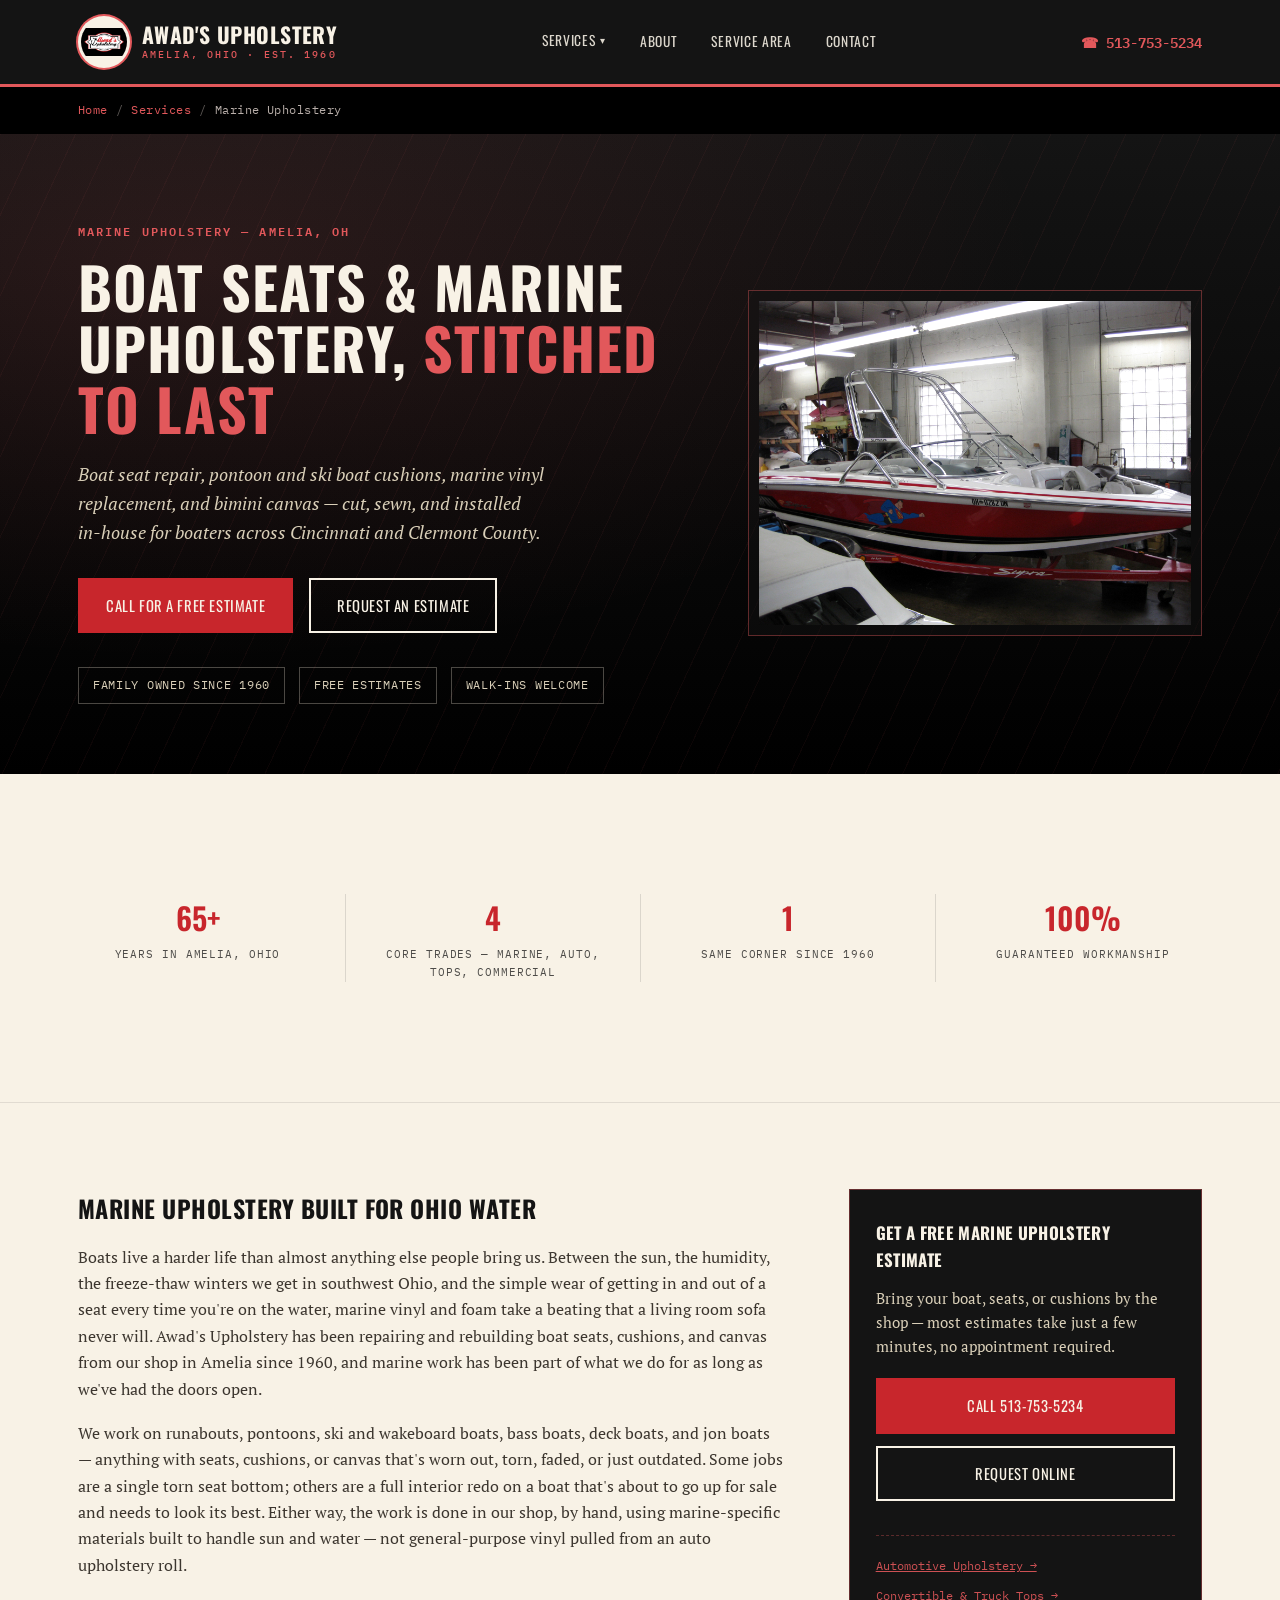
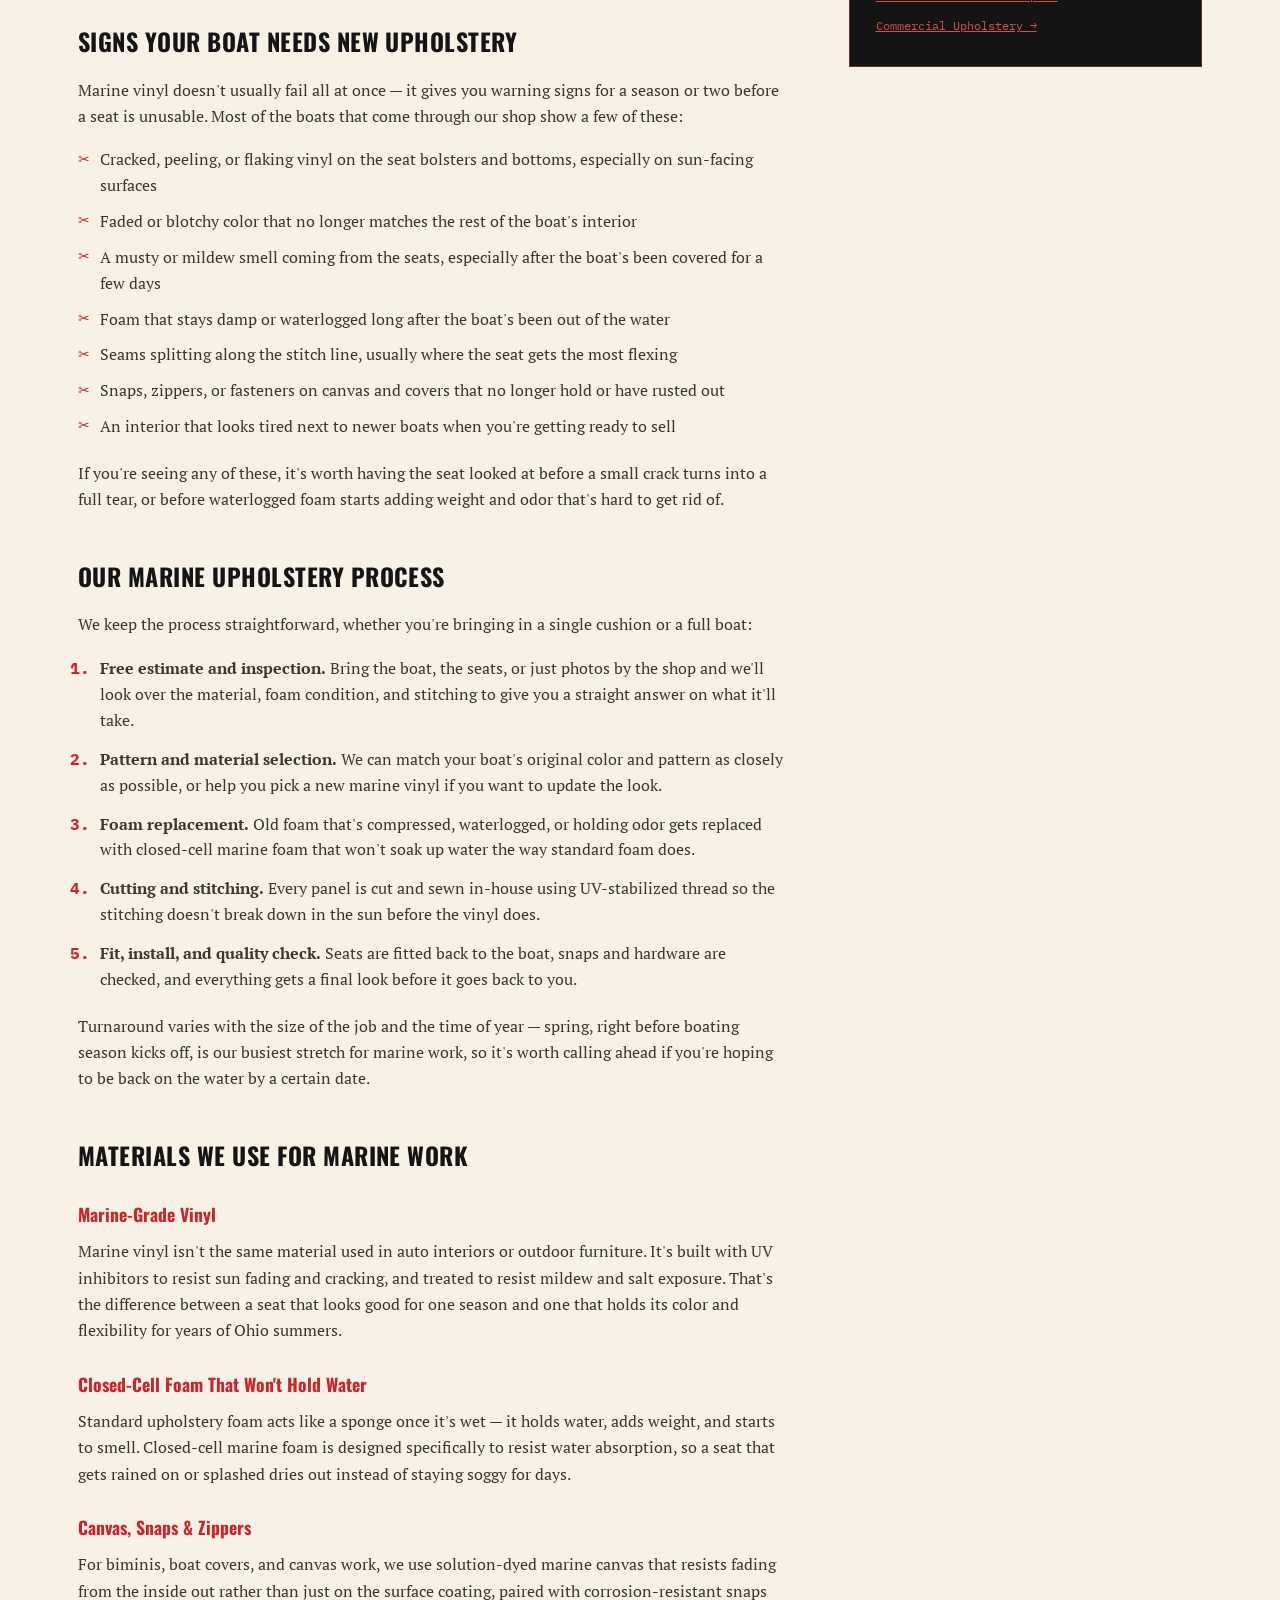
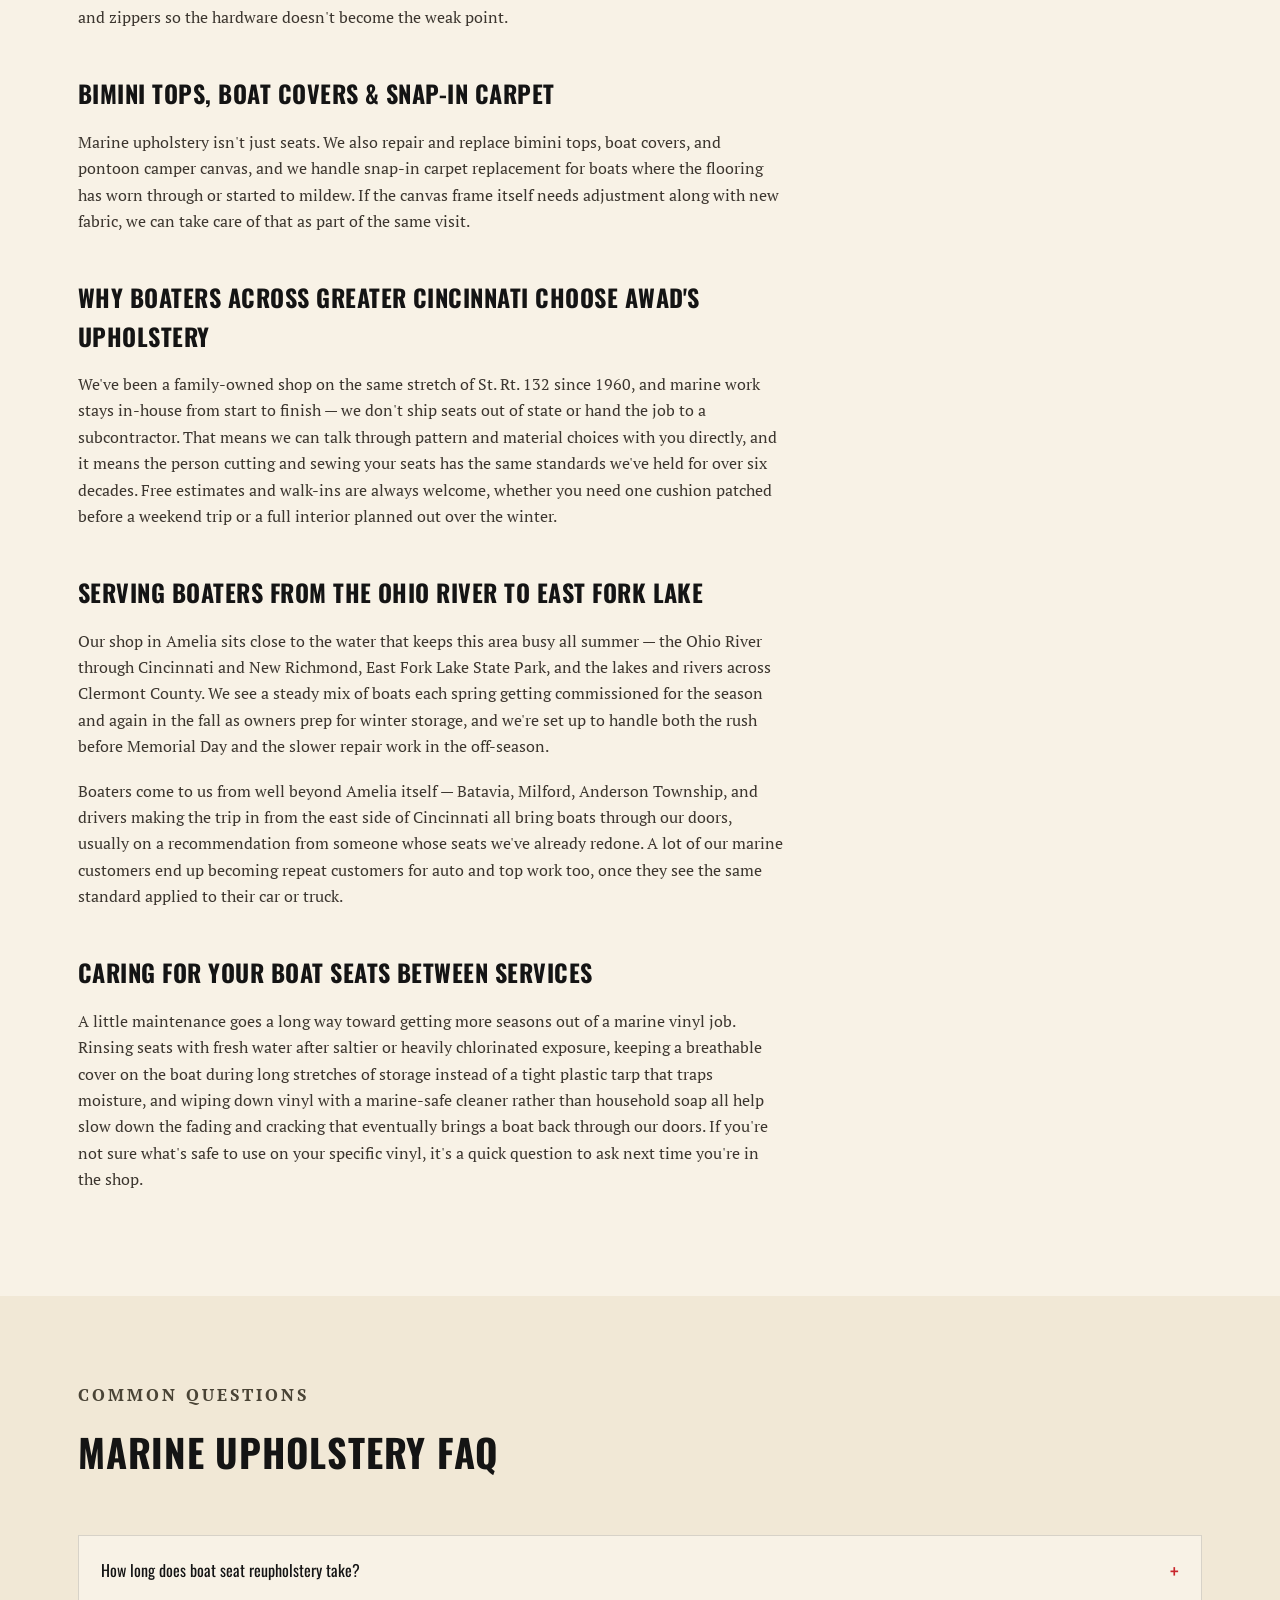
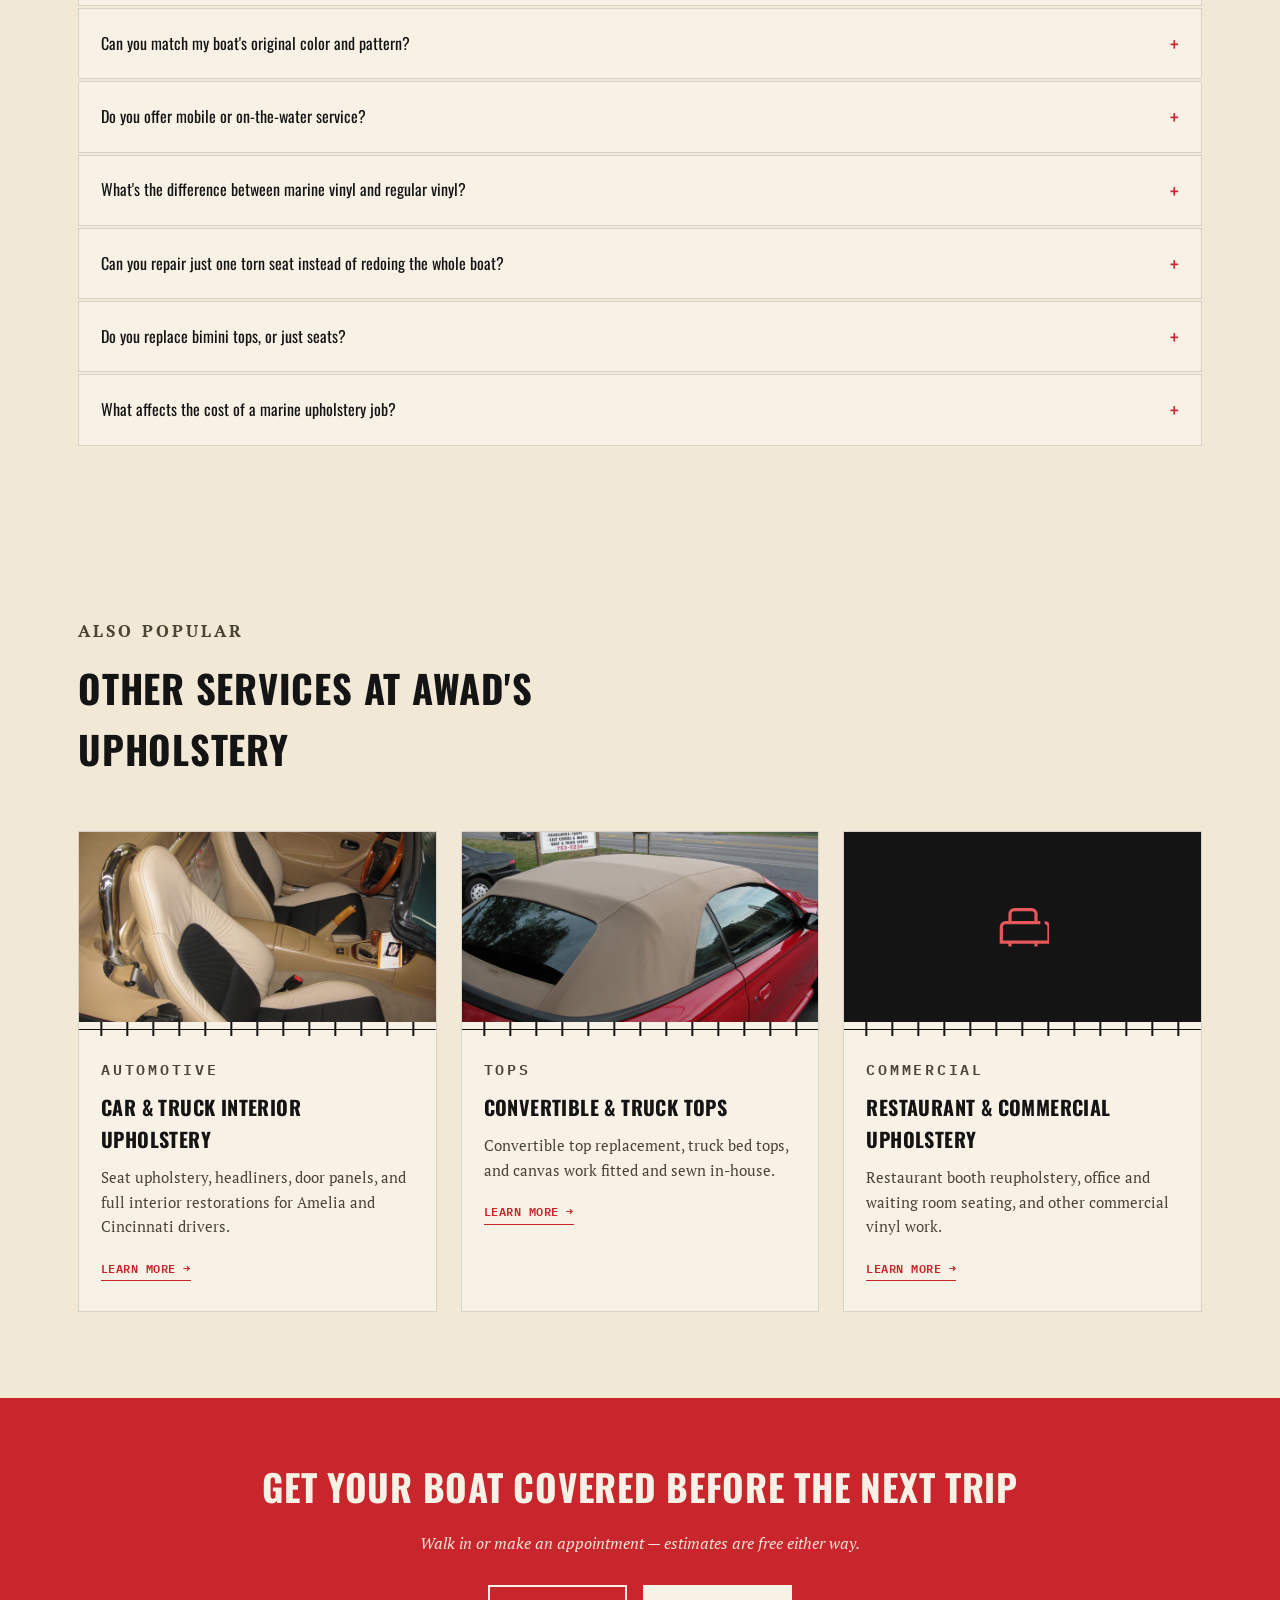
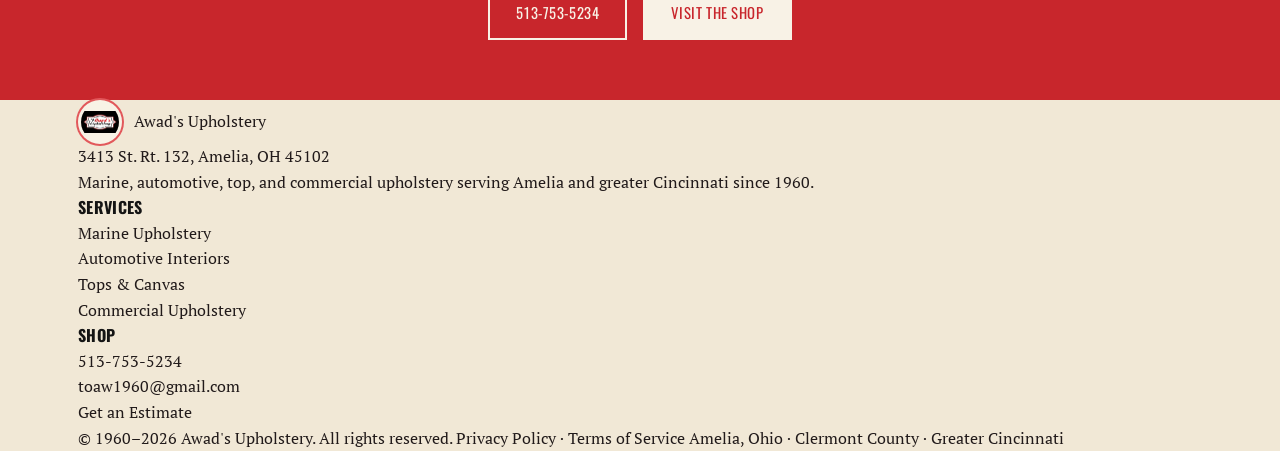
<file: marine-upholstery.html>
<!DOCTYPE html>
<html lang="en">
<head>
<meta charset="UTF-8">
<meta name="viewport" content="width=device-width, initial-scale=1.0">
<title>Marine Upholstery & Boat Seat Repair in Amelia, OH | Awad's Upholstery</title>
<meta name="description" content="Boat seat repair, pontoon cushions, marine vinyl, and bimini tops reupholstered in-house at Awad's Upholstery in Amelia, Ohio. Serving Cincinnati boaters since 1960. Free estimates.">
<meta name="keywords" content="marine upholstery Cincinnati, boat seat repair Amelia Ohio, pontoon cushion replacement, boat upholstery Clermont County, bimini top repair Ohio, marine vinyl replacement, boat seat reupholstery Ohio River, ski boat seat repair">
<link rel="canonical" href="https://www.awadsupholstery.com/marine-upholstery">

<meta property="og:type" content="website">
<meta property="og:title" content="Marine Upholstery & Boat Seat Repair | Awad's Upholstery">
<meta property="og:description" content="Boat seat repair, pontoon cushions, marine vinyl, and bimini tops reupholstered in-house in Amelia, Ohio since 1960.">
<meta property="og:url" content="https://www.awadsupholstery.com/marine-upholstery">

<link rel="preconnect" href="https://fonts.googleapis.com">
<link rel="preconnect" href="https://fonts.gstatic.com" crossorigin>
<link href="https://fonts.googleapis.com/css2?family=Oswald:wght@400;500;600;700&family=PT+Serif:ital,wght@0,400;0,700;1,400&family=IBM+Plex+Mono:wght@500;600&display=swap" rel="stylesheet">
<link rel="stylesheet" href="css/styles.css">

<script type="application/ld+json">
{
  "@context": "https://schema.org",
  "@type": "Service",
  "serviceType": "Marine Upholstery",
  "name": "Marine Upholstery & Boat Seat Repair",
  "provider": {
    "@type": "LocalBusiness",
    "name": "Awad's Upholstery",
    "image": "https://www.awadsupholstery.com/logo.png",
    "telephone": "+1-513-753-5234",
    "address": {
      "@type": "PostalAddress",
      "streetAddress": "3413 St. Rt. 132",
      "addressLocality": "Amelia",
      "addressRegion": "OH",
      "postalCode": "45102",
      "addressCountry": "US"
    }
  },
  "areaServed": ["Amelia OH","Cincinnati OH","Batavia OH","Milford OH","New Richmond OH","Anderson Township OH","Clermont County OH"],
  "url": "https://www.awadsupholstery.com/marine-upholstery"
}
</script>
</head>
<body>

<header>
  <div class="nav-row">
    <a href="/" class="logo">
      <span class="logo-badge"><img src="images/logo-badge.png" alt="Awad's Upholstery logo"></span>
      <span class="logo-text">AWAD'S UPHOLSTERY<span>AMELIA, OHIO · EST. 1960</span></span>
    </a>
    <nav>
      <ul>
        <li class="has-dropdown">
          <a href="/#services">Services</a>
          <ul class="dropdown">
            <li><a href="marine-upholstery">Marine Upholstery</a></li>
            <li><a href="automotive-upholstery">Automotive Upholstery</a></li>
            <li><a href="convertible-truck-tops">Convertible &amp; Truck Tops</a></li>
            <li><a href="commercial-upholstery">Commercial Upholstery</a></li>
          </ul>
        </li>
        <li><a href="/#about">About</a></li>
        <li><a href="/#area">Service Area</a></li>
        <li><a href="/#contact">Contact</a></li>
      </ul>
    </nav>
    <a class="nav-phone" href="tel:+15137535234">☎ 513-753-5234</a>
    <button class="menu-toggle" aria-label="Menu">☰</button>
  </div>
</header>

<div class="breadcrumb">
  <div class="wrap"><a href="/">Home</a><span class="sep">/</span><a href="/#services">Services</a><span class="sep">/</span>Marine Upholstery</div>
</div>

<section class="hero page-hero">
  <div class="wrap hero-grid">
    <div>
      <p class="eyebrow" style="color:var(--brass);">Marine Upholstery — Amelia, OH</p>
      <h1>Boat Seats &amp; Marine Upholstery, <em>Stitched to Last</em></h1>
      <p class="lede">Boat seat repair, pontoon and ski boat cushions, marine vinyl replacement, and bimini canvas — cut, sewn, and installed in-house for boaters across Cincinnati and Clermont County.</p>
      <div class="cta-row">
        <a href="tel:+15137535234" class="btn btn-rust">Call for a Free Estimate</a>
        <a href="/#contact" class="btn btn-outline">Request an Estimate</a>
      </div>
      <div class="hero-badges">
        <span class="badge">Family Owned Since 1960</span>
        <span class="badge">Free Estimates</span>
        <span class="badge">Walk-Ins Welcome</span>
      </div>
    </div>
    <div class="hero-photo">
      <img src="images/marine-boat.jpg" alt="Boat seat and marine upholstery repair at Awad's Upholstery in Amelia, Ohio">
    </div>
  </div>
</section>

<section class="trust">
  <div class="wrap trust-grid">
    <div class="trust-item"><div class="num">65+</div><div class="cap">Years in Amelia, Ohio</div></div>
    <div class="trust-item"><div class="num">4</div><div class="cap">Core Trades — Marine, Auto, Tops, Commercial</div></div>
    <div class="trust-item"><div class="num">1</div><div class="cap">Same Corner Since 1960</div></div>
    <div class="trust-item"><div class="num">100%</div><div class="cap">Guaranteed Workmanship</div></div>
  </div>
</section>

<section class="content">
  <div class="wrap content-grid">
    <div class="prose">

      <h2>Marine Upholstery Built for Ohio Water</h2>
      <p>Boats live a harder life than almost anything else people bring us. Between the sun, the humidity, the freeze-thaw winters we get in southwest Ohio, and the simple wear of getting in and out of a seat every time you're on the water, marine vinyl and foam take a beating that a living room sofa never will. Awad's Upholstery has been repairing and rebuilding boat seats, cushions, and canvas from our shop in Amelia since 1960, and marine work has been part of what we do for as long as we've had the doors open.</p>
      <p>We work on runabouts, pontoons, ski and wakeboard boats, bass boats, deck boats, and jon boats — anything with seats, cushions, or canvas that's worn out, torn, faded, or just outdated. Some jobs are a single torn seat bottom; others are a full interior redo on a boat that's about to go up for sale and needs to look its best. Either way, the work is done in our shop, by hand, using marine-specific materials built to handle sun and water — not general-purpose vinyl pulled from an auto upholstery roll.</p>

      <h2>Signs Your Boat Needs New Upholstery</h2>
      <p>Marine vinyl doesn't usually fail all at once — it gives you warning signs for a season or two before a seat is unusable. Most of the boats that come through our shop show a few of these:</p>
      <ul>
        <li>Cracked, peeling, or flaking vinyl on the seat bolsters and bottoms, especially on sun-facing surfaces</li>
        <li>Faded or blotchy color that no longer matches the rest of the boat's interior</li>
        <li>A musty or mildew smell coming from the seats, especially after the boat's been covered for a few days</li>
        <li>Foam that stays damp or waterlogged long after the boat's been out of the water</li>
        <li>Seams splitting along the stitch line, usually where the seat gets the most flexing</li>
        <li>Snaps, zippers, or fasteners on canvas and covers that no longer hold or have rusted out</li>
        <li>An interior that looks tired next to newer boats when you're getting ready to sell</li>
      </ul>
      <p>If you're seeing any of these, it's worth having the seat looked at before a small crack turns into a full tear, or before waterlogged foam starts adding weight and odor that's hard to get rid of.</p>

      <h2>Our Marine Upholstery Process</h2>
      <p>We keep the process straightforward, whether you're bringing in a single cushion or a full boat:</p>
      <ol>
        <li><strong>Free estimate and inspection.</strong> Bring the boat, the seats, or just photos by the shop and we'll look over the material, foam condition, and stitching to give you a straight answer on what it'll take.</li>
        <li><strong>Pattern and material selection.</strong> We can match your boat's original color and pattern as closely as possible, or help you pick a new marine vinyl if you want to update the look.</li>
        <li><strong>Foam replacement.</strong> Old foam that's compressed, waterlogged, or holding odor gets replaced with closed-cell marine foam that won't soak up water the way standard foam does.</li>
        <li><strong>Cutting and stitching.</strong> Every panel is cut and sewn in-house using UV-stabilized thread so the stitching doesn't break down in the sun before the vinyl does.</li>
        <li><strong>Fit, install, and quality check.</strong> Seats are fitted back to the boat, snaps and hardware are checked, and everything gets a final look before it goes back to you.</li>
      </ol>
      <p>Turnaround varies with the size of the job and the time of year — spring, right before boating season kicks off, is our busiest stretch for marine work, so it's worth calling ahead if you're hoping to be back on the water by a certain date.</p>

      <h2>Materials We Use for Marine Work</h2>

      <h3>Marine-Grade Vinyl</h3>
      <p>Marine vinyl isn't the same material used in auto interiors or outdoor furniture. It's built with UV inhibitors to resist sun fading and cracking, and treated to resist mildew and salt exposure. That's the difference between a seat that looks good for one season and one that holds its color and flexibility for years of Ohio summers.</p>

      <h3>Closed-Cell Foam That Won't Hold Water</h3>
      <p>Standard upholstery foam acts like a sponge once it's wet — it holds water, adds weight, and starts to smell. Closed-cell marine foam is designed specifically to resist water absorption, so a seat that gets rained on or splashed dries out instead of staying soggy for days.</p>

      <h3>Canvas, Snaps &amp; Zippers</h3>
      <p>For biminis, boat covers, and canvas work, we use solution-dyed marine canvas that resists fading from the inside out rather than just on the surface coating, paired with corrosion-resistant snaps and zippers so the hardware doesn't become the weak point.</p>

      <h2>Bimini Tops, Boat Covers &amp; Snap-In Carpet</h2>
      <p>Marine upholstery isn't just seats. We also repair and replace bimini tops, boat covers, and pontoon camper canvas, and we handle snap-in carpet replacement for boats where the flooring has worn through or started to mildew. If the canvas frame itself needs adjustment along with new fabric, we can take care of that as part of the same visit.</p>

      <h2>Why Boaters Across Greater Cincinnati Choose Awad's Upholstery</h2>
      <p>We've been a family-owned shop on the same stretch of St. Rt. 132 since 1960, and marine work stays in-house from start to finish — we don't ship seats out of state or hand the job to a subcontractor. That means we can talk through pattern and material choices with you directly, and it means the person cutting and sewing your seats has the same standards we've held for over six decades. Free estimates and walk-ins are always welcome, whether you need one cushion patched before a weekend trip or a full interior planned out over the winter.</p>

      <h2>Serving Boaters From the Ohio River to East Fork Lake</h2>
      <p>Our shop in Amelia sits close to the water that keeps this area busy all summer — the Ohio River through Cincinnati and New Richmond, East Fork Lake State Park, and the lakes and rivers across Clermont County. We see a steady mix of boats each spring getting commissioned for the season and again in the fall as owners prep for winter storage, and we're set up to handle both the rush before Memorial Day and the slower repair work in the off-season.</p>
      <p>Boaters come to us from well beyond Amelia itself — Batavia, Milford, Anderson Township, and drivers making the trip in from the east side of Cincinnati all bring boats through our doors, usually on a recommendation from someone whose seats we've already redone. A lot of our marine customers end up becoming repeat customers for auto and top work too, once they see the same standard applied to their car or truck.</p>

      <h2>Caring for Your Boat Seats Between Services</h2>
      <p>A little maintenance goes a long way toward getting more seasons out of a marine vinyl job. Rinsing seats with fresh water after saltier or heavily chlorinated exposure, keeping a breathable cover on the boat during long stretches of storage instead of a tight plastic tarp that traps moisture, and wiping down vinyl with a marine-safe cleaner rather than household soap all help slow down the fading and cracking that eventually brings a boat back through our doors. If you're not sure what's safe to use on your specific vinyl, it's a quick question to ask next time you're in the shop.</p>

    </div>

    <aside class="side-cta">
      <h3>Get a Free Marine Upholstery Estimate</h3>
      <p>Bring your boat, seats, or cushions by the shop — most estimates take just a few minutes, no appointment required.</p>
      <a href="tel:+15137535234" class="btn btn-rust">Call 513-753-5234</a>
      <a href="/#contact" class="btn btn-outline">Request Online</a>
      <ul>
        <li><a href="automotive-upholstery">Automotive Upholstery →</a></li>
        <li><a href="convertible-truck-tops">Convertible &amp; Truck Tops →</a></li>
        <li><a href="commercial-upholstery">Commercial Upholstery →</a></li>
      </ul>
    </aside>
  </div>
</section>

<section>
  <div class="wrap">
    <div class="section-head">
      <p class="eyebrow">Common Questions</p>
      <h2>Marine Upholstery FAQ</h2>
    </div>
    <div class="faq-list">
      <details class="faq-item">
        <summary>How long does boat seat reupholstery take?</summary>
        <div class="faq-answer"><p>It depends on the size of the job and the season. A single seat or cushion is often a quick turnaround, while a full boat interior takes longer, especially during our busy spring stretch. We'll give you a realistic timeline at your free estimate.</p></div>
      </details>
      <details class="faq-item">
        <summary>Can you match my boat's original color and pattern?</summary>
        <div class="faq-answer"><p>In most cases, yes. We'll do our best to match the original vinyl color and stitch pattern, and we can also help you choose a new look if you'd rather update the interior instead of matching it exactly.</p></div>
      </details>
      <details class="faq-item">
        <summary>Do you offer mobile or on-the-water service?</summary>
        <div class="faq-answer"><p>No — all of our marine upholstery work is done in our Amelia shop, where we have the equipment and materials on hand to do the job right. You're welcome to drop the boat, seats, or cushions off, or bring photos in for an estimate first.</p></div>
      </details>
      <details class="faq-item">
        <summary>What's the difference between marine vinyl and regular vinyl?</summary>
        <div class="faq-answer"><p>Marine vinyl is treated specifically to resist UV fading, cracking, and mildew in ways that standard auto or furniture vinyl isn't. It costs more up front but holds up far longer in direct sun and wet conditions, which is why we use it for all marine work.</p></div>
      </details>
      <details class="faq-item">
        <summary>Can you repair just one torn seat instead of redoing the whole boat?</summary>
        <div class="faq-answer"><p>Absolutely. Plenty of our marine jobs are a single seat or cushion. If you'd like everything to match down the road, we can keep a record of the material used so future repairs line up.</p></div>
      </details>
      <details class="faq-item">
        <summary>Do you replace bimini tops, or just seats?</summary>
        <div class="faq-answer"><p>Both. We repair and replace bimini tops, boat covers, and canvas work in addition to seats and cushions, so it's easy to handle the whole boat's upholstery in one visit.</p></div>
      </details>
      <details class="faq-item">
        <summary>What affects the cost of a marine upholstery job?</summary>
        <div class="faq-answer"><p>The biggest factors are the number of seats or cushions, the condition of the existing foam, and whether you're matching an existing pattern or choosing something new. We'll walk through all of that at your free estimate so there aren't any surprises once the work starts.</p></div>
      </details>
    </div>
  </div>
</section>

<section class="services">
  <div class="wrap">
    <div class="section-head">
      <p class="eyebrow">Also Popular</p>
      <h2>Other Services at Awad's Upholstery</h2>
    </div>
    <div class="related-grid">
      <div class="service-card">
        <a href="automotive-upholstery"><div class="service-media"><img src="images/automotive-interior.jpg" alt="Car interior seat upholstery restoration at Awad's Upholstery"></div></a>
        <div class="stitch navy"></div>
        <div class="service-body">
          <p class="eyebrow">Automotive</p>
          <h3><a href="automotive-upholstery">Car &amp; Truck Interior Upholstery</a></h3>
          <p>Seat upholstery, headliners, door panels, and full interior restorations for Amelia and Cincinnati drivers.</p>
          <a href="automotive-upholstery" class="card-link">Learn More →</a>
        </div>
      </div>
      <div class="service-card">
        <a href="convertible-truck-tops"><div class="service-media"><img src="images/tops-convertible.jpg" alt="Convertible top replacement at Awad's Upholstery in Amelia, Ohio"></div></a>
        <div class="stitch navy"></div>
        <div class="service-body">
          <p class="eyebrow">Tops</p>
          <h3><a href="convertible-truck-tops">Convertible &amp; Truck Tops</a></h3>
          <p>Convertible top replacement, truck bed tops, and canvas work fitted and sewn in-house.</p>
          <a href="convertible-truck-tops" class="card-link">Learn More →</a>
        </div>
      </div>
      <div class="service-card">
        <a href="commercial-upholstery"><div class="service-media icon">
          <svg viewBox="0 0 24 24" fill="none" stroke="currentColor" stroke-width="1.5"><path d="M4 10h16M4 10a2 2 0 00-2 2v7h2m18-9a2 2 0 012 2v7h-2M6 19v2m12-2v2M6 10V6a2 2 0 012-2h8a2 2 0 012 2v4M2 19h20"/></svg>
        </div></a>
        <div class="stitch navy"></div>
        <div class="service-body">
          <p class="eyebrow">Commercial</p>
          <h3><a href="commercial-upholstery">Restaurant &amp; Commercial Upholstery</a></h3>
          <p>Restaurant booth reupholstery, office and waiting room seating, and other commercial vinyl work.</p>
          <a href="commercial-upholstery" class="card-link">Learn More →</a>
        </div>
      </div>
    </div>
  </div>
</section>

<div class="cta-banner">
  <div class="wrap">
    <h2>Get Your Boat Covered Before the Next Trip</h2>
    <p>Walk in or make an appointment — estimates are free either way.</p>
    <div class="cta-row">
      <a href="tel:+15137535234" class="btn btn-outline">513-753-5234</a>
      <a href="/#contact" class="btn" style="background:var(--canvas-light); color:var(--rust); border-color:var(--canvas-light);">Visit the Shop</a>
    </div>
  </div>
</div>

<footer>
  <div class="wrap">
    <div class="footer-grid">
      <div>
        <div class="footer-logo" style="display:flex; align-items:center; gap:12px;">
          <span class="logo-badge" style="width:44px; height:44px;"><img src="images/logo-badge.png" alt="Awad's Upholstery logo"></span>
          Awad's Upholstery
        </div>
        <p>3413 St. Rt. 132, Amelia, OH 45102</p>
        <p>Marine, automotive, top, and commercial upholstery serving Amelia and greater Cincinnati since 1960.</p>
      </div>
      <div>
        <h4>Services</h4>
        <ul>
          <li><a href="marine-upholstery">Marine Upholstery</a></li>
          <li><a href="automotive-upholstery">Automotive Interiors</a></li>
          <li><a href="convertible-truck-tops">Tops &amp; Canvas</a></li>
          <li><a href="commercial-upholstery">Commercial Upholstery</a></li>
        </ul>
      </div>
      <div>
        <h4>Shop</h4>
        <ul>
          <li><a href="tel:+15137535234">513-753-5234</a></li>
          <li><a href="mailto:toaw1960@gmail.com">toaw1960@gmail.com</a></li>
          <li><a href="/#contact">Get an Estimate</a></li>
        </ul>
      </div>
    </div>
    <div class="footer-bottom">
      <span>© 1960–2026 Awad's Upholstery. All rights reserved.</span>
      <span><a href="privacy-policy">Privacy Policy</a> · <a href="terms-of-service">Terms of Service</a></span>
      <span>Amelia, Ohio · Clermont County · Greater Cincinnati</span>
    </div>
  </div>
</footer>

<script>
  document.querySelector('.menu-toggle')?.addEventListener('click', () => {
    const nav = document.querySelector('nav ul');
    const phone = document.querySelector('.nav-phone');
    const showing = nav.style.display === 'flex';
    nav.style.display = showing ? 'none' : 'flex';
    phone.style.display = showing ? 'none' : 'flex';
    nav.style.flexDirection = 'column';
    nav.style.position = 'absolute';
    nav.style.top = '68px';
    nav.style.left = '0';
    nav.style.right = '0';
    nav.style.background = 'var(--navy)';
    nav.style.padding = '20px 28px';
    nav.style.gap = '16px';
  });
</script>

</body>
</html>
</file>
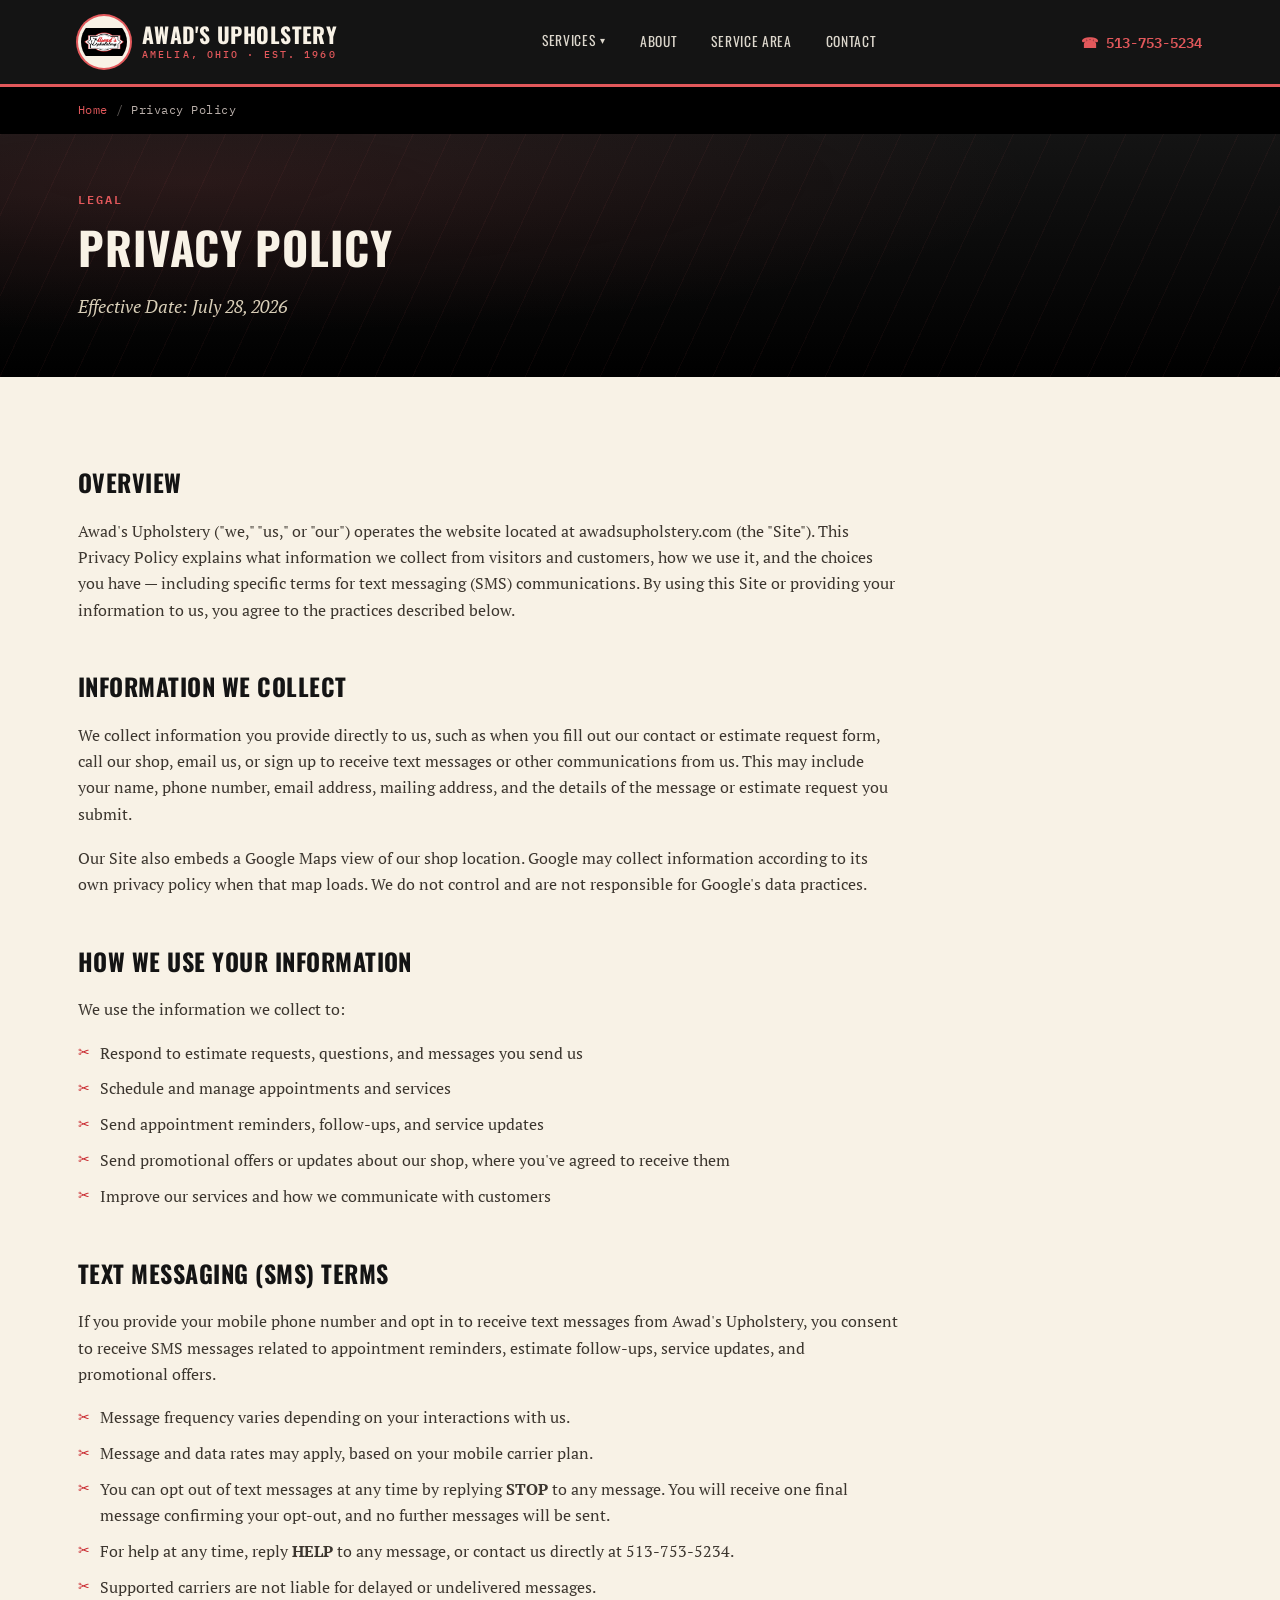
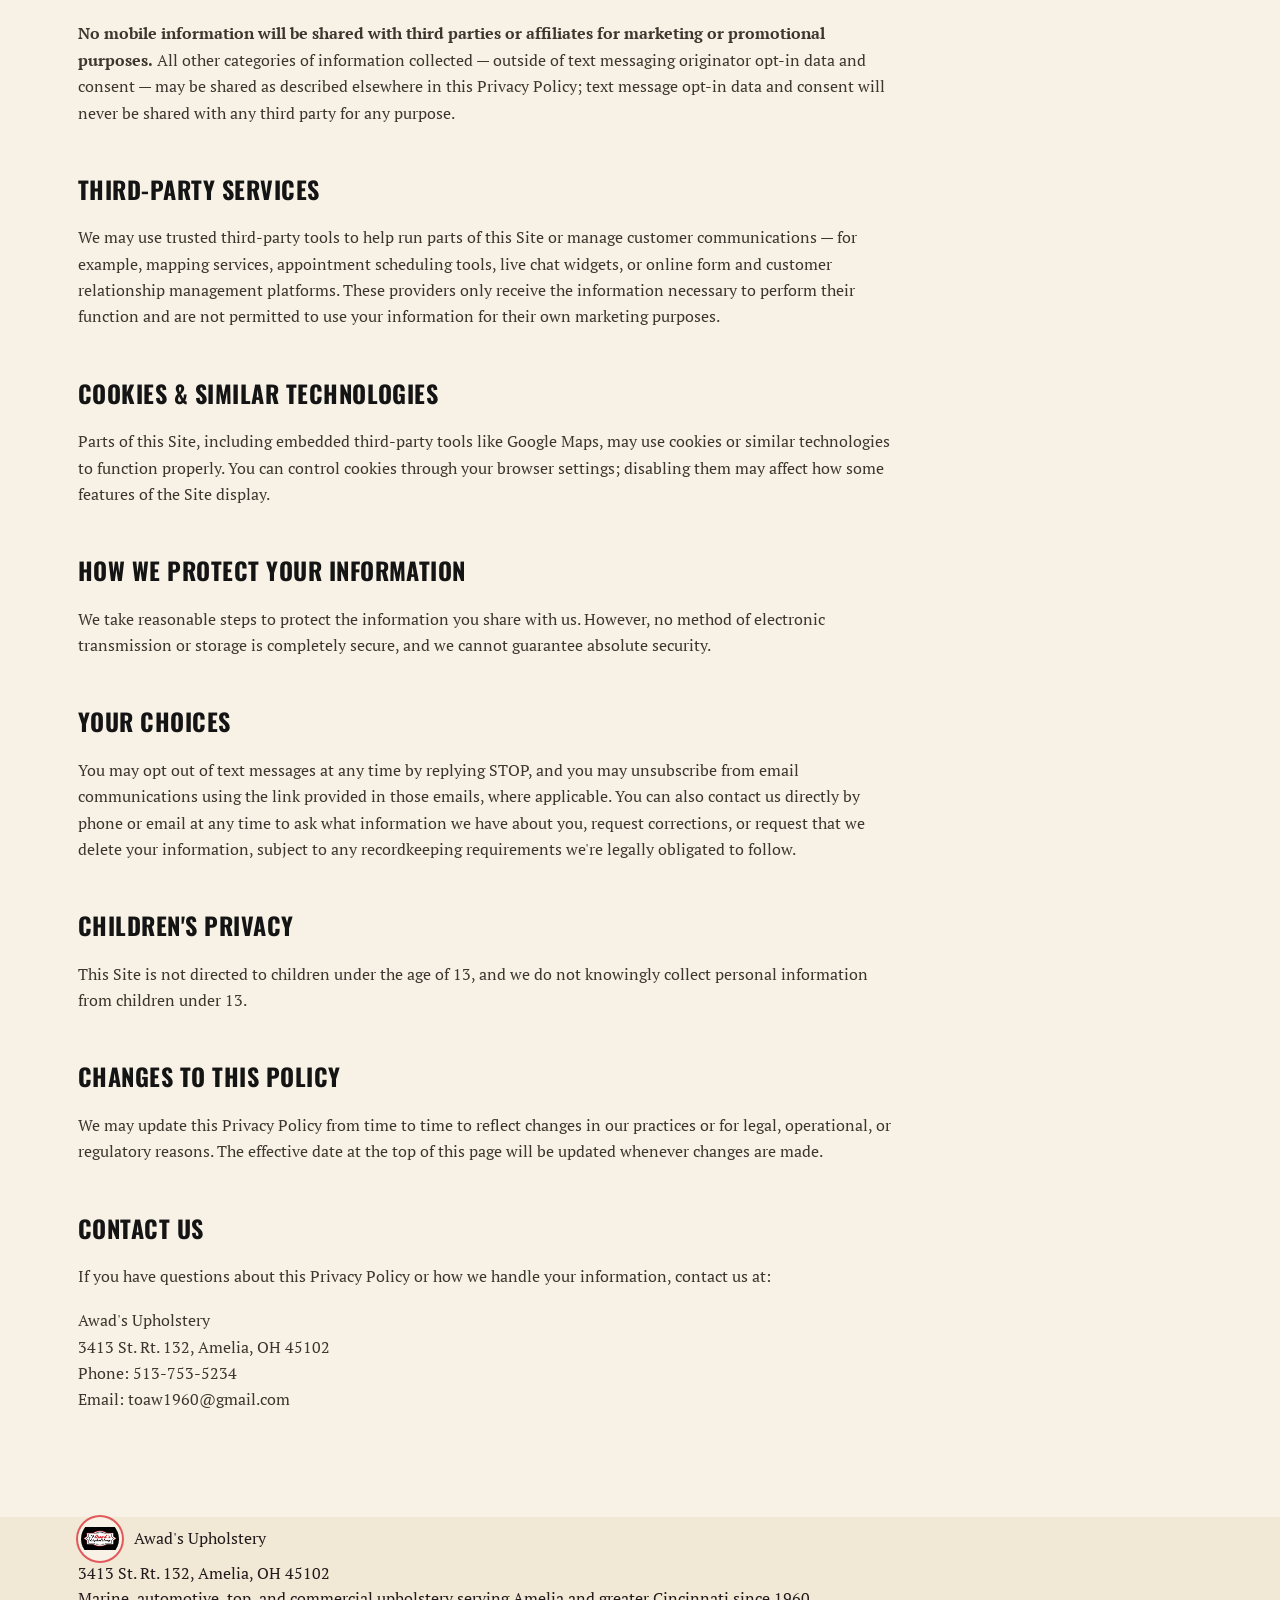
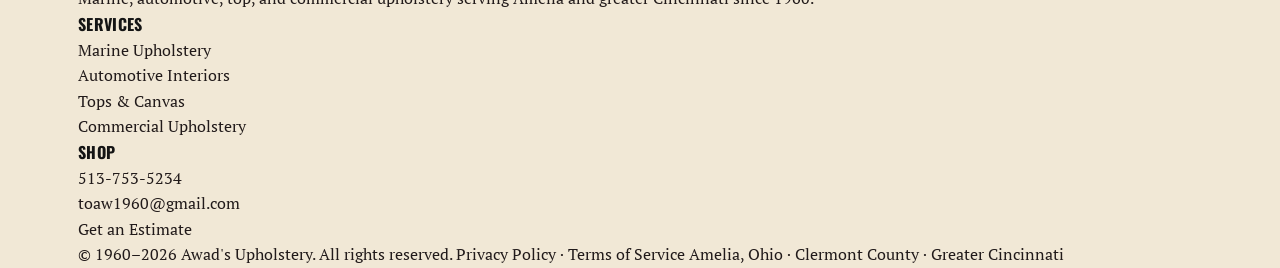
<file: privacy-policy.html>
<!DOCTYPE html>
<html lang="en">
<head>
<meta charset="UTF-8">
<meta name="viewport" content="width=device-width, initial-scale=1.0">
<title>Privacy Policy | Awad's Upholstery</title>
<meta name="description" content="Privacy Policy for Awad's Upholstery, including how we collect, use, and protect your information, and our text messaging (SMS) consent and opt-out terms.">
<meta name="robots" content="noindex, follow">
<link rel="canonical" href="https://www.awadsupholstery.com/privacy-policy">

<link rel="preconnect" href="https://fonts.googleapis.com">
<link rel="preconnect" href="https://fonts.gstatic.com" crossorigin>
<link href="https://fonts.googleapis.com/css2?family=Oswald:wght@400;500;600;700&family=PT+Serif:ital,wght@0,400;0,700;1,400&family=IBM+Plex+Mono:wght@500;600&display=swap" rel="stylesheet">
<link rel="stylesheet" href="css/styles.css">
</head>
<body>

<header>
  <div class="nav-row">
    <a href="/" class="logo">
      <span class="logo-badge"><img src="images/logo-badge.png" alt="Awad's Upholstery logo"></span>
      <span class="logo-text">AWAD'S UPHOLSTERY<span>AMELIA, OHIO · EST. 1960</span></span>
    </a>
    <nav>
      <ul>
        <li class="has-dropdown">
          <a href="/#services">Services</a>
          <ul class="dropdown">
            <li><a href="marine-upholstery">Marine Upholstery</a></li>
            <li><a href="automotive-upholstery">Automotive Upholstery</a></li>
            <li><a href="convertible-truck-tops">Convertible &amp; Truck Tops</a></li>
            <li><a href="commercial-upholstery">Commercial Upholstery</a></li>
          </ul>
        </li>
        <li><a href="/#about">About</a></li>
        <li><a href="/#area">Service Area</a></li>
        <li><a href="/#contact">Contact</a></li>
      </ul>
    </nav>
    <a class="nav-phone" href="tel:+15137535234">☎ 513-753-5234</a>
    <button class="menu-toggle" aria-label="Menu">☰</button>
  </div>
</header>

<div class="breadcrumb">
  <div class="wrap"><a href="/">Home</a><span class="sep">/</span>Privacy Policy</div>
</div>

<section class="hero page-hero" style="padding:56px 0;">
  <div class="wrap">
    <p class="eyebrow" style="color:var(--brass);">Legal</p>
    <h1 style="font-size:clamp(1.8rem,3.6vw,2.8rem);">Privacy Policy</h1>
    <p class="lede" style="margin-bottom:0;">Effective Date: July 28, 2026</p>
  </div>
</section>

<section class="content">
  <div class="wrap">
    <div class="prose" style="max-width:820px;">

      <h2>Overview</h2>
      <p>Awad's Upholstery ("we," "us," or "our") operates the website located at awadsupholstery.com (the "Site"). This Privacy Policy explains what information we collect from visitors and customers, how we use it, and the choices you have — including specific terms for text messaging (SMS) communications. By using this Site or providing your information to us, you agree to the practices described below.</p>

      <h2>Information We Collect</h2>
      <p>We collect information you provide directly to us, such as when you fill out our contact or estimate request form, call our shop, email us, or sign up to receive text messages or other communications from us. This may include your name, phone number, email address, mailing address, and the details of the message or estimate request you submit.</p>
      <p>Our Site also embeds a Google Maps view of our shop location. Google may collect information according to its own privacy policy when that map loads. We do not control and are not responsible for Google's data practices.</p>

      <h2>How We Use Your Information</h2>
      <p>We use the information we collect to:</p>
      <ul>
        <li>Respond to estimate requests, questions, and messages you send us</li>
        <li>Schedule and manage appointments and services</li>
        <li>Send appointment reminders, follow-ups, and service updates</li>
        <li>Send promotional offers or updates about our shop, where you've agreed to receive them</li>
        <li>Improve our services and how we communicate with customers</li>
      </ul>

      <h2>Text Messaging (SMS) Terms</h2>
      <p>If you provide your mobile phone number and opt in to receive text messages from Awad's Upholstery, you consent to receive SMS messages related to appointment reminders, estimate follow-ups, service updates, and promotional offers.</p>
      <ul>
        <li>Message frequency varies depending on your interactions with us.</li>
        <li>Message and data rates may apply, based on your mobile carrier plan.</li>
        <li>You can opt out of text messages at any time by replying <strong>STOP</strong> to any message. You will receive one final message confirming your opt-out, and no further messages will be sent.</li>
        <li>For help at any time, reply <strong>HELP</strong> to any message, or contact us directly at <a href="tel:+15137535234">513-753-5234</a>.</li>
        <li>Supported carriers are not liable for delayed or undelivered messages.</li>
      </ul>
      <p><strong>No mobile information will be shared with third parties or affiliates for marketing or promotional purposes.</strong> All other categories of information collected — outside of text messaging originator opt-in data and consent — may be shared as described elsewhere in this Privacy Policy; text message opt-in data and consent will never be shared with any third party for any purpose.</p>

      <h2>Third-Party Services</h2>
      <p>We may use trusted third-party tools to help run parts of this Site or manage customer communications — for example, mapping services, appointment scheduling tools, live chat widgets, or online form and customer relationship management platforms. These providers only receive the information necessary to perform their function and are not permitted to use your information for their own marketing purposes.</p>

      <h2>Cookies &amp; Similar Technologies</h2>
      <p>Parts of this Site, including embedded third-party tools like Google Maps, may use cookies or similar technologies to function properly. You can control cookies through your browser settings; disabling them may affect how some features of the Site display.</p>

      <h2>How We Protect Your Information</h2>
      <p>We take reasonable steps to protect the information you share with us. However, no method of electronic transmission or storage is completely secure, and we cannot guarantee absolute security.</p>

      <h2>Your Choices</h2>
      <p>You may opt out of text messages at any time by replying STOP, and you may unsubscribe from email communications using the link provided in those emails, where applicable. You can also contact us directly by phone or email at any time to ask what information we have about you, request corrections, or request that we delete your information, subject to any recordkeeping requirements we're legally obligated to follow.</p>

      <h2>Children's Privacy</h2>
      <p>This Site is not directed to children under the age of 13, and we do not knowingly collect personal information from children under 13.</p>

      <h2>Changes to This Policy</h2>
      <p>We may update this Privacy Policy from time to time to reflect changes in our practices or for legal, operational, or regulatory reasons. The effective date at the top of this page will be updated whenever changes are made.</p>

      <h2>Contact Us</h2>
      <p>If you have questions about this Privacy Policy or how we handle your information, contact us at:</p>
      <p>
        Awad's Upholstery<br>
        3413 St. Rt. 132, Amelia, OH 45102<br>
        Phone: <a href="tel:+15137535234">513-753-5234</a><br>
        Email: <a href="mailto:toaw1960@gmail.com">toaw1960@gmail.com</a>
      </p>

    </div>
  </div>
</section>

<footer>
  <div class="wrap">
    <div class="footer-grid">
      <div>
        <div class="footer-logo" style="display:flex; align-items:center; gap:12px;">
          <span class="logo-badge" style="width:44px; height:44px;"><img src="images/logo-badge.png" alt="Awad's Upholstery logo"></span>
          Awad's Upholstery
        </div>
        <p>3413 St. Rt. 132, Amelia, OH 45102</p>
        <p>Marine, automotive, top, and commercial upholstery serving Amelia and greater Cincinnati since 1960.</p>
      </div>
      <div>
        <h4>Services</h4>
        <ul>
          <li><a href="marine-upholstery">Marine Upholstery</a></li>
          <li><a href="automotive-upholstery">Automotive Interiors</a></li>
          <li><a href="convertible-truck-tops">Tops &amp; Canvas</a></li>
          <li><a href="commercial-upholstery">Commercial Upholstery</a></li>
        </ul>
      </div>
      <div>
        <h4>Shop</h4>
        <ul>
          <li><a href="tel:+15137535234">513-753-5234</a></li>
          <li><a href="mailto:toaw1960@gmail.com">toaw1960@gmail.com</a></li>
          <li><a href="/#contact">Get an Estimate</a></li>
        </ul>
      </div>
    </div>
    <div class="footer-bottom">
      <span>© 1960–2026 Awad's Upholstery. All rights reserved.</span>
      <span><a href="privacy-policy">Privacy Policy</a> · <a href="terms-of-service">Terms of Service</a></span>
      <span>Amelia, Ohio · Clermont County · Greater Cincinnati</span>
    </div>
  </div>
</footer>

<script>
  document.querySelector('.menu-toggle')?.addEventListener('click', () => {
    const nav = document.querySelector('nav ul');
    const phone = document.querySelector('.nav-phone');
    const showing = nav.style.display === 'flex';
    nav.style.display = showing ? 'none' : 'flex';
    phone.style.display = showing ? 'none' : 'flex';
    nav.style.flexDirection = 'column';
    nav.style.position = 'absolute';
    nav.style.top = '68px';
    nav.style.left = '0';
    nav.style.right = '0';
    nav.style.background = 'var(--navy)';
    nav.style.padding = '20px 28px';
    nav.style.gap = '16px';
  });
</script>

</body>
</html>
</file>
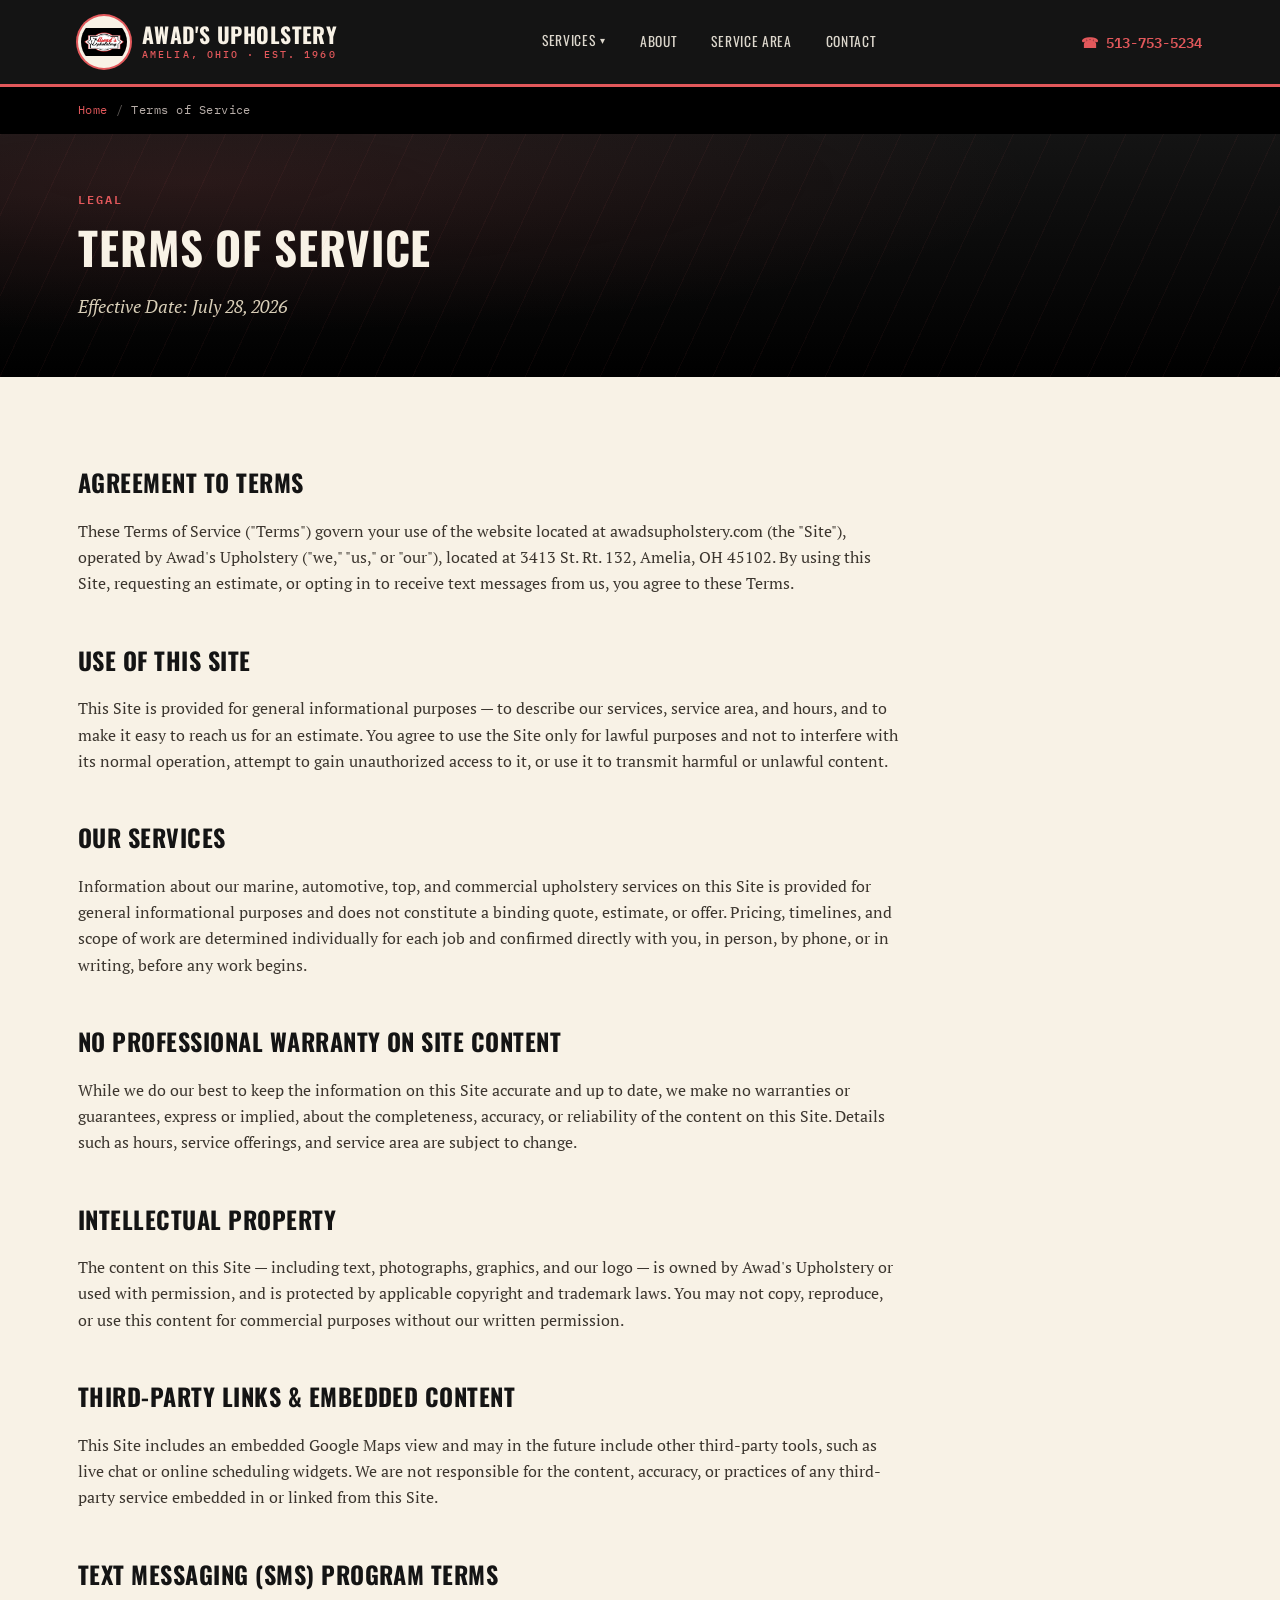
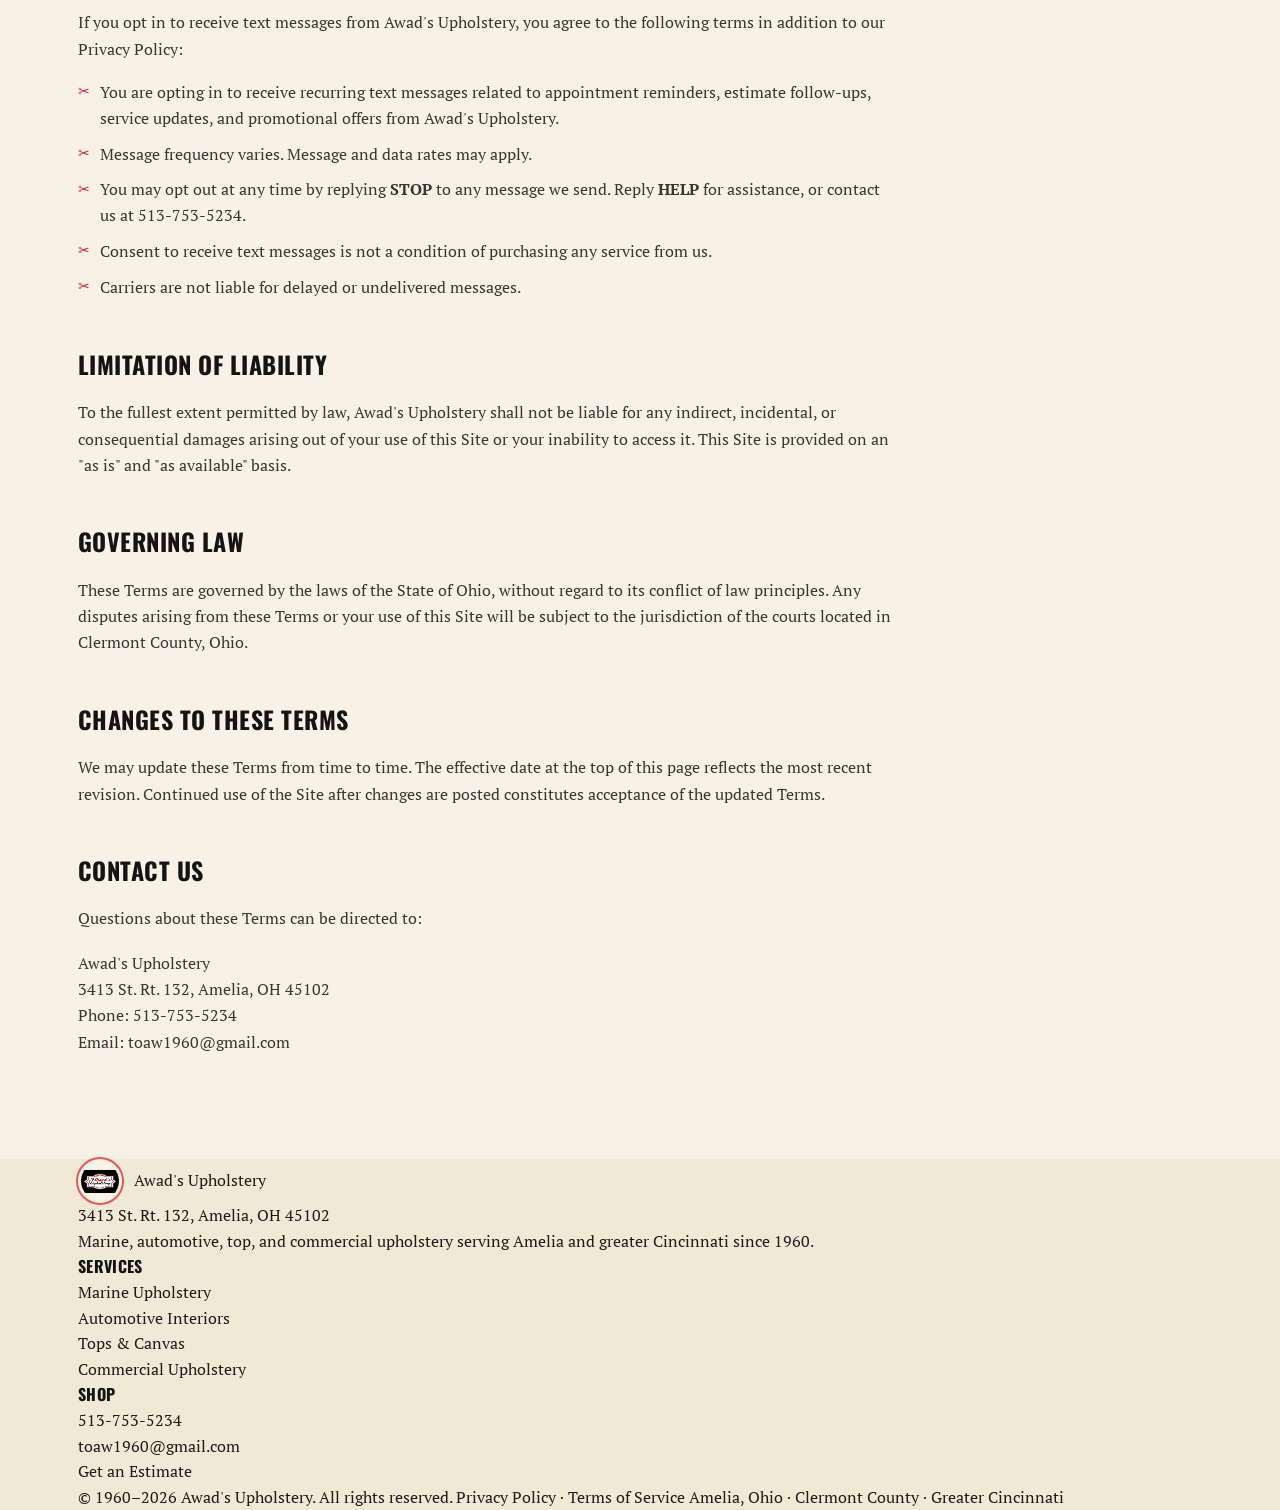
<file: terms-of-service.html>
<!DOCTYPE html>
<html lang="en">
<head>
<meta charset="UTF-8">
<meta name="viewport" content="width=device-width, initial-scale=1.0">
<title>Terms of Service | Awad's Upholstery</title>
<meta name="description" content="Terms of Service for Awad's Upholstery, including website use terms and our text messaging (SMS) program terms and conditions.">
<meta name="robots" content="noindex, follow">
<link rel="canonical" href="https://www.awadsupholstery.com/terms-of-service">

<link rel="preconnect" href="https://fonts.googleapis.com">
<link rel="preconnect" href="https://fonts.gstatic.com" crossorigin>
<link href="https://fonts.googleapis.com/css2?family=Oswald:wght@400;500;600;700&family=PT+Serif:ital,wght@0,400;0,700;1,400&family=IBM+Plex+Mono:wght@500;600&display=swap" rel="stylesheet">
<link rel="stylesheet" href="css/styles.css">
</head>
<body>

<header>
  <div class="nav-row">
    <a href="/" class="logo">
      <span class="logo-badge"><img src="images/logo-badge.png" alt="Awad's Upholstery logo"></span>
      <span class="logo-text">AWAD'S UPHOLSTERY<span>AMELIA, OHIO · EST. 1960</span></span>
    </a>
    <nav>
      <ul>
        <li class="has-dropdown">
          <a href="/#services">Services</a>
          <ul class="dropdown">
            <li><a href="marine-upholstery">Marine Upholstery</a></li>
            <li><a href="automotive-upholstery">Automotive Upholstery</a></li>
            <li><a href="convertible-truck-tops">Convertible &amp; Truck Tops</a></li>
            <li><a href="commercial-upholstery">Commercial Upholstery</a></li>
          </ul>
        </li>
        <li><a href="/#about">About</a></li>
        <li><a href="/#area">Service Area</a></li>
        <li><a href="/#contact">Contact</a></li>
      </ul>
    </nav>
    <a class="nav-phone" href="tel:+15137535234">☎ 513-753-5234</a>
    <button class="menu-toggle" aria-label="Menu">☰</button>
  </div>
</header>

<div class="breadcrumb">
  <div class="wrap"><a href="/">Home</a><span class="sep">/</span>Terms of Service</div>
</div>

<section class="hero page-hero" style="padding:56px 0;">
  <div class="wrap">
    <p class="eyebrow" style="color:var(--brass);">Legal</p>
    <h1 style="font-size:clamp(1.8rem,3.6vw,2.8rem);">Terms of Service</h1>
    <p class="lede" style="margin-bottom:0;">Effective Date: July 28, 2026</p>
  </div>
</section>

<section class="content">
  <div class="wrap">
    <div class="prose" style="max-width:820px;">

      <h2>Agreement to Terms</h2>
      <p>These Terms of Service ("Terms") govern your use of the website located at awadsupholstery.com (the "Site"), operated by Awad's Upholstery ("we," "us," or "our"), located at 3413 St. Rt. 132, Amelia, OH 45102. By using this Site, requesting an estimate, or opting in to receive text messages from us, you agree to these Terms.</p>

      <h2>Use of This Site</h2>
      <p>This Site is provided for general informational purposes — to describe our services, service area, and hours, and to make it easy to reach us for an estimate. You agree to use the Site only for lawful purposes and not to interfere with its normal operation, attempt to gain unauthorized access to it, or use it to transmit harmful or unlawful content.</p>

      <h2>Our Services</h2>
      <p>Information about our marine, automotive, top, and commercial upholstery services on this Site is provided for general informational purposes and does not constitute a binding quote, estimate, or offer. Pricing, timelines, and scope of work are determined individually for each job and confirmed directly with you, in person, by phone, or in writing, before any work begins.</p>

      <h2>No Professional Warranty on Site Content</h2>
      <p>While we do our best to keep the information on this Site accurate and up to date, we make no warranties or guarantees, express or implied, about the completeness, accuracy, or reliability of the content on this Site. Details such as hours, service offerings, and service area are subject to change.</p>

      <h2>Intellectual Property</h2>
      <p>The content on this Site — including text, photographs, graphics, and our logo — is owned by Awad's Upholstery or used with permission, and is protected by applicable copyright and trademark laws. You may not copy, reproduce, or use this content for commercial purposes without our written permission.</p>

      <h2>Third-Party Links &amp; Embedded Content</h2>
      <p>This Site includes an embedded Google Maps view and may in the future include other third-party tools, such as live chat or online scheduling widgets. We are not responsible for the content, accuracy, or practices of any third-party service embedded in or linked from this Site.</p>

      <h2>Text Messaging (SMS) Program Terms</h2>
      <p>If you opt in to receive text messages from Awad's Upholstery, you agree to the following terms in addition to our Privacy Policy:</p>
      <ul>
        <li>You are opting in to receive recurring text messages related to appointment reminders, estimate follow-ups, service updates, and promotional offers from Awad's Upholstery.</li>
        <li>Message frequency varies. Message and data rates may apply.</li>
        <li>You may opt out at any time by replying <strong>STOP</strong> to any message we send. Reply <strong>HELP</strong> for assistance, or contact us at <a href="tel:+15137535234">513-753-5234</a>.</li>
        <li>Consent to receive text messages is not a condition of purchasing any service from us.</li>
        <li>Carriers are not liable for delayed or undelivered messages.</li>
      </ul>

      <h2>Limitation of Liability</h2>
      <p>To the fullest extent permitted by law, Awad's Upholstery shall not be liable for any indirect, incidental, or consequential damages arising out of your use of this Site or your inability to access it. This Site is provided on an "as is" and "as available" basis.</p>

      <h2>Governing Law</h2>
      <p>These Terms are governed by the laws of the State of Ohio, without regard to its conflict of law principles. Any disputes arising from these Terms or your use of this Site will be subject to the jurisdiction of the courts located in Clermont County, Ohio.</p>

      <h2>Changes to These Terms</h2>
      <p>We may update these Terms from time to time. The effective date at the top of this page reflects the most recent revision. Continued use of the Site after changes are posted constitutes acceptance of the updated Terms.</p>

      <h2>Contact Us</h2>
      <p>Questions about these Terms can be directed to:</p>
      <p>
        Awad's Upholstery<br>
        3413 St. Rt. 132, Amelia, OH 45102<br>
        Phone: <a href="tel:+15137535234">513-753-5234</a><br>
        Email: <a href="mailto:toaw1960@gmail.com">toaw1960@gmail.com</a>
      </p>

    </div>
  </div>
</section>

<footer>
  <div class="wrap">
    <div class="footer-grid">
      <div>
        <div class="footer-logo" style="display:flex; align-items:center; gap:12px;">
          <span class="logo-badge" style="width:44px; height:44px;"><img src="images/logo-badge.png" alt="Awad's Upholstery logo"></span>
          Awad's Upholstery
        </div>
        <p>3413 St. Rt. 132, Amelia, OH 45102</p>
        <p>Marine, automotive, top, and commercial upholstery serving Amelia and greater Cincinnati since 1960.</p>
      </div>
      <div>
        <h4>Services</h4>
        <ul>
          <li><a href="marine-upholstery">Marine Upholstery</a></li>
          <li><a href="automotive-upholstery">Automotive Interiors</a></li>
          <li><a href="convertible-truck-tops">Tops &amp; Canvas</a></li>
          <li><a href="commercial-upholstery">Commercial Upholstery</a></li>
        </ul>
      </div>
      <div>
        <h4>Shop</h4>
        <ul>
          <li><a href="tel:+15137535234">513-753-5234</a></li>
          <li><a href="mailto:toaw1960@gmail.com">toaw1960@gmail.com</a></li>
          <li><a href="/#contact">Get an Estimate</a></li>
        </ul>
      </div>
    </div>
    <div class="footer-bottom">
      <span>© 1960–2026 Awad's Upholstery. All rights reserved.</span>
      <span><a href="privacy-policy">Privacy Policy</a> · <a href="terms-of-service">Terms of Service</a></span>
      <span>Amelia, Ohio · Clermont County · Greater Cincinnati</span>
    </div>
  </div>
</footer>

<script>
  document.querySelector('.menu-toggle')?.addEventListener('click', () => {
    const nav = document.querySelector('nav ul');
    const phone = document.querySelector('.nav-phone');
    const showing = nav.style.display === 'flex';
    nav.style.display = showing ? 'none' : 'flex';
    phone.style.display = showing ? 'none' : 'flex';
    nav.style.flexDirection = 'column';
    nav.style.position = 'absolute';
    nav.style.top = '68px';
    nav.style.left = '0';
    nav.style.right = '0';
    nav.style.background = 'var(--navy)';
    nav.style.padding = '20px 28px';
    nav.style.gap = '16px';
  });
</script>

</body>
</html>
</file>
<file: css/styles.css>
:root{
  --navy:#141414;
  --navy-deep:#000000;
  --canvas:#F1E8D6;
  --canvas-light:#F8F2E6;
  --tan:#8C3A35;
  --rust:#C8262C;
  --brass:#E2585B;
  --ink:#211A1A;
  --display: 'Oswald', sans-serif;
  --body: 'PT Serif', serif;
  --mono: 'IBM Plex Mono', monospace;
}

*{box-sizing:border-box; margin:0; padding:0;}
html{scroll-behavior:smooth;}
body{
  font-family:var(--body);
  color:var(--ink);
  background:var(--canvas);
  line-height:1.6;
  -webkit-font-smoothing:antialiased;
}
img{max-width:100%; display:block;}
a{color:inherit; text-decoration:none;}
ul{list-style:none;}
h1,h2,h3,h4{font-family:var(--display); text-transform:uppercase; letter-spacing:0.02em; color:var(--navy);}
.eyebrow{
  font-family:var(--mono);
  font-size:0.72rem;
  letter-spacing:0.18em;
  text-transform:uppercase;
  color:var(--rust);
  font-weight:600;
}
.wrap{max-width:1180px; margin:0 auto; padding:0 28px;}
.btn{
  display:inline-flex;
  align-items:center;
  gap:8px;
  font-family:var(--display);
  text-transform:uppercase;
  letter-spacing:0.04em;
  font-size:0.92rem;
  padding:14px 26px;
  border:2px solid transparent;
  cursor:pointer;
  transition:all .18s ease;
}
.btn-rust{background:var(--rust); color:var(--canvas-light); border-color:var(--rust);}
.btn-rust:hover{background:transparent; color:var(--rust);}
.btn-outline{background:transparent; color:var(--canvas-light); border-color:var(--canvas-light);}
.btn-outline:hover{background:var(--canvas-light); color:var(--navy);}
.btn-navy{background:var(--navy); color:var(--canvas-light); border-color:var(--navy);}
.btn-navy:hover{background:transparent; color:var(--navy);}

/* stitch divider — the signature motif */
.stitch{
  width:100%;
  height:14px;
  background-repeat:repeat-x;
  background-position:center;
  background-size:26px 14px;
  background-image:
    linear-gradient(90deg, transparent 46%, currentColor 46%, currentColor 54%, transparent 54%),
    linear-gradient(90deg, currentColor 0, currentColor 100%);
  background-size:26px 14px, 100% 1px;
  background-position:center, center;
}
.stitch.navy{color:var(--navy);}
.stitch.brass{color:var(--brass);}
.stitch.rust{color:var(--rust);}

/* HEADER */
header{
  position:sticky; top:0; z-index:50;
  background:var(--navy);
  border-bottom:3px solid var(--brass);
}
.nav-row{
  display:flex; align-items:center; justify-content:space-between;
  padding:16px 28px;
  max-width:1180px; margin:0 auto;
}
.logo{
  display:flex; align-items:center; gap:12px;
  font-family:var(--display); font-weight:700; font-size:1.35rem;
  color:var(--canvas-light); letter-spacing:0.02em; line-height:1;
}
.logo-badge{
  width:52px; height:52px; border-radius:50%;
  background:var(--canvas-light);
  display:flex; align-items:center; justify-content:center;
  padding:3px; flex-shrink:0;
  box-shadow:0 0 0 2px var(--brass);
}
.logo-badge img{width:100%; height:100%; object-fit:contain; border-radius:50%;}
.logo-text{display:flex; flex-direction:column;}
.logo-text span{font-family:var(--mono); font-size:0.6rem; letter-spacing:0.22em; color:var(--brass); margin-top:4px; font-weight:500;}
nav ul{display:flex; gap:30px; align-items:center;}
nav a{
  font-family:var(--display); font-size:0.85rem; letter-spacing:0.05em;
  text-transform:uppercase; color:var(--canvas-light); opacity:.88;
  padding:6px 2px; border-bottom:2px solid transparent;
}
nav a:hover{opacity:1; border-color:var(--brass);}
.nav-phone{
  font-family:var(--mono); color:var(--brass); font-size:0.9rem; font-weight:600;
  display:flex; align-items:center; gap:8px;
}
.menu-toggle{display:none; background:none; border:none; color:var(--canvas-light); font-size:1.6rem; cursor:pointer;}

/* nav dropdown */
.has-dropdown{position:relative;}
.has-dropdown > a{display:flex; align-items:center; gap:5px;}
.has-dropdown > a::after{content:"▾"; font-size:0.7em;}
.dropdown{
  display:none; flex-direction:column;
  position:absolute; top:100%; left:0; margin-top:12px;
  background:var(--navy); border:1px solid rgba(226,88,91,0.35);
  min-width:230px; padding:8px 0; gap:0;
  box-shadow:0 18px 30px -14px rgba(0,0,0,0.5);
}
.has-dropdown:hover .dropdown,
.has-dropdown:focus-within .dropdown{display:flex;}
.dropdown li{width:100%;}
.dropdown a{
  display:block; padding:11px 18px; font-size:0.78rem;
  border-bottom:none; white-space:nowrap; opacity:.85;
}
.dropdown a:hover{opacity:1; background:rgba(226,88,91,0.12);}

/* HERO */
.hero{
  background:
    radial-gradient(ellipse at 15% 20%, rgba(226,88,91,0.12), transparent 55%),
    linear-gradient(180deg, var(--navy) 0%, var(--navy-deep) 100%);
  color:var(--canvas-light);
  padding:88px 0 70px;
  position:relative;
  overflow:hidden;
}
.hero::before{
  content:"";
  position:absolute; inset:0;
  background-image: repeating-linear-gradient(115deg, rgba(226,88,91,0.05) 0px, rgba(226,88,91,0.05) 1px, transparent 1px, transparent 34px);
  pointer-events:none;
}
.hero-grid{
  display:grid; grid-template-columns:1.15fr 0.85fr; gap:56px; align-items:center;
  position:relative; z-index:1;
}
.hero h1{
  color:var(--canvas-light);
  font-size:clamp(2.2rem, 4.6vw, 3.6rem);
  line-height:1.06;
  margin:16px 0 20px;
}
.hero h1 em{font-style:normal; color:var(--brass);}
.hero p.lede{
  font-family:var(--body); font-style:italic; font-size:1.15rem;
  color:#D9CFB8; max-width:52ch; margin-bottom:30px;
}
.hero-badges{display:flex; gap:14px; margin-top:34px; flex-wrap:wrap;}
.badge{
  font-family:var(--mono); font-size:0.72rem; letter-spacing:0.06em;
  border:1px solid rgba(241,232,214,0.3); padding:8px 14px;
  color:#D9CFB8; text-transform:uppercase;
}
.cta-row{display:flex; gap:16px; flex-wrap:wrap;}
.hero-panel{
  border:1px solid rgba(226,88,91,0.4);
  background:rgba(20,20,20,0.4);
  padding:34px 30px;
}
.hero-panel h3{color:var(--brass); font-size:1rem; margin-bottom:18px; letter-spacing:0.08em;}
.hero-panel .est-since{
  font-family:var(--display); font-weight:700; font-size:4.2rem; line-height:1;
  color:var(--canvas-light); margin-bottom:6px;
}
.hero-panel .est-since + p{font-family:var(--mono); font-size:0.78rem; color:var(--brass); letter-spacing:0.1em; margin-bottom:26px;}
.hero-stat-list{display:flex; flex-direction:column; gap:14px;}
.hero-stat-list li{
  display:flex; justify-content:space-between; font-family:var(--mono); font-size:0.82rem;
  color:#D9CFB8; border-bottom:1px dashed rgba(241,232,214,0.2); padding-bottom:10px;
}
.hero-stat-list li b{color:var(--canvas-light); font-weight:600;}

/* page hero (service pages) */
.page-hero .hero-photo{
  border:1px solid rgba(226,88,91,0.4); padding:10px; background:rgba(20,20,20,0.4);
}
.page-hero .hero-photo img{filter:grayscale(10%) contrast(1.05);}

/* breadcrumb */
.breadcrumb{
  background:var(--navy-deep); padding:14px 0;
  font-family:var(--mono); font-size:0.74rem; letter-spacing:0.04em;
  color:#B9AFAA;
}
.breadcrumb a{color:var(--brass);}
.breadcrumb a:hover{text-decoration:underline;}
.breadcrumb span.sep{margin:0 8px; opacity:.5;}

/* TRUST STRIP */
.trust{background:var(--canvas-light); border-bottom:1px solid rgba(20,20,20,0.1);}
.trust-grid{
  display:grid; grid-template-columns:repeat(4,1fr);
  padding:34px 0;
}
.trust-item{
  text-align:center; padding:0 18px; border-left:1px solid rgba(20,20,20,0.12);
}
.trust-item:first-child{border-left:none;}
.trust-item .num{font-family:var(--display); font-size:1.9rem; color:var(--rust); font-weight:600;}
.trust-item .cap{font-family:var(--mono); font-size:0.7rem; letter-spacing:0.08em; text-transform:uppercase; color:var(--navy); opacity:.75; margin-top:4px;}

section{padding:86px 0;}
.section-head{max-width:640px; margin-bottom:52px;}
.section-head h2{font-size:clamp(1.7rem,3vw,2.5rem); margin:12px 0 14px;}
.section-head p{font-family:var(--body); color:#4a4436; font-size:1.05rem;}

/* SERVICES */
.services{background:var(--canvas);}
.service-grid{display:grid; grid-template-columns:repeat(4,1fr); gap:24px;}
.service-card{
  background:var(--canvas-light);
  border:1px solid rgba(20,20,20,0.14);
  position:relative;
  padding:0 0 30px;
  transition:transform .2s ease, box-shadow .2s ease;
}
.service-card:hover{transform:translateY(-6px); box-shadow:0 18px 30px -18px rgba(20,20,20,0.35);}
.service-card .stitch{margin-bottom:0;}
.service-media{
  height:190px; overflow:hidden;
  background:var(--navy);
}
.service-media img{width:100%; height:100%; object-fit:cover; transition:transform .3s ease;}
.service-card:hover .service-media img{transform:scale(1.05);}
.service-media.icon{display:flex; align-items:center; justify-content:center; color:var(--brass);}
.service-media.icon svg{width:52px; height:52px;}
.service-body{padding:22px 22px 0;}
.service-body .eyebrow{margin-bottom:8px;}
.service-body h3{font-size:1.25rem; margin-bottom:10px;}
.service-body p{font-size:0.96rem; color:#4a4436; margin-bottom:16px;}
.service-body .kw{font-family:var(--mono); font-size:0.72rem; color:var(--tan); letter-spacing:0.02em;}
.card-link{
  display:inline-flex; align-items:center; gap:6px;
  font-family:var(--mono); font-size:0.76rem; font-weight:600;
  color:var(--rust); letter-spacing:0.04em; text-transform:uppercase;
  border-bottom:1px solid var(--rust); padding-bottom:2px;
}
.card-link:hover{color:var(--tan); border-color:var(--tan);}

/* smaller related-services variant used on service pages */
.related-grid{display:grid; grid-template-columns:repeat(3,1fr); gap:24px;}

/* ABOUT */
.about{background:var(--navy); color:var(--canvas-light); position:relative; overflow:hidden;}
.about-grid{display:grid; grid-template-columns:0.9fr 1.1fr; gap:60px; align-items:center;}
.about-frame{
  border:1px solid rgba(226,88,91,0.5);
  padding:14px;
  position:relative;
}
.about-frame img{filter:grayscale(15%) contrast(1.05);}
.stamp{
  position:absolute; top:-18px; right:-18px;
  background:var(--rust); color:var(--canvas-light);
  font-family:var(--display); font-weight:700; text-transform:uppercase;
  font-size:0.92rem; letter-spacing:0.05em;
  padding:14px 16px; transform:rotate(6deg);
  border:2px solid var(--canvas-light);
  box-shadow:0 8px 18px rgba(0,0,0,0.35);
  text-align:center; line-height:1.3;
}
.about h2{color:var(--canvas-light);}
.about .eyebrow{color:var(--brass);}
.about p{font-family:var(--body); color:#D9CFB8; margin-bottom:16px; font-size:1.03rem;}
.about-founder{
  margin-top:24px; padding-top:20px; border-top:1px dashed rgba(226,88,91,0.4);
  font-family:var(--mono); font-size:0.8rem; color:var(--brass);
}

/* SERVICE AREA */
.area{background:var(--canvas-light);}
.area-grid{display:grid; grid-template-columns:1fr 1fr; gap:60px; align-items:start;}
.chip-cloud{display:flex; flex-wrap:wrap; gap:10px;}
.chip{
  font-family:var(--mono); font-size:0.82rem;
  border:1px solid var(--navy); color:var(--navy);
  padding:9px 16px;
}
.chip.hub{background:var(--navy); color:var(--canvas-light); font-weight:600;}
.area-copy p{font-family:var(--body); color:#4a4436; margin-bottom:16px; font-size:1.02rem;}
.mile-note{
  margin-top:22px; font-family:var(--mono); font-size:0.78rem; color:var(--tan);
  border-left:3px solid var(--brass); padding-left:14px;
}

/* CTA BANNER */
.cta-banner{
  background:var(--rust); color:var(--canvas-light);
  padding:60px 0; text-align:center;
}
.cta-banner h2{color:var(--canvas-light); font-size:clamp(1.6rem,3.4vw,2.3rem); margin-bottom:14px;}
.cta-banner p{font-family:var(--body); font-style:italic; margin-bottom:28px; opacity:.92;}
.cta-banner .cta-row{justify-content:center;}

/* CONTACT */
.contact{background:var(--canvas);}
.contact-grid{display:grid; grid-template-columns:1fr 1fr; gap:60px;}
.map-frame{
  grid-column:1 / -1; margin-top:16px;
  border:1px solid rgba(226,88,91,0.4); padding:10px;
  background:var(--canvas-light);
}
.map-frame iframe{display:block; width:100%; height:360px; border:0;}
.info-block h3{font-size:1.1rem; margin-bottom:14px; color:var(--navy);}
.info-line{
  display:flex; gap:14px; padding:14px 0; border-bottom:1px solid rgba(20,20,20,0.14);
  font-family:var(--body); font-size:1rem;
}
.info-line .lbl{font-family:var(--mono); font-size:0.7rem; text-transform:uppercase; letter-spacing:0.08em; color:var(--tan); min-width:90px; padding-top:2px;}
.hours-table{width:100%; margin-top:6px;}
.hours-table td{font-family:var(--mono); font-size:0.85rem; padding:8px 0; border-bottom:1px dashed rgba(20,20,20,0.14);}
.hours-table td:last-child{text-align:right; color:var(--navy); font-weight:600;}

form{display:flex; flex-direction:column; gap:16px;}
form label{font-family:var(--mono); font-size:0.72rem; text-transform:uppercase; letter-spacing:0.08em; color:var(--navy); margin-bottom:6px; display:block;}
form input, form textarea{
  width:100%; padding:13px 14px; font-family:var(--body); font-size:0.98rem;
  border:1px solid rgba(20,20,20,0.3); background:var(--canvas-light); color:var(--ink);
}
form input:focus, form textarea:focus{outline:2px solid var(--brass); outline-offset:1px;}
form textarea{min-height:120px; resize:vertical;}
.form-note{font-family:var(--mono); font-size:0.72rem; color:var(--tan);}

/* LONG-FORM CONTENT (service pages) */
.content{background:var(--canvas-light);}
.content-grid{display:grid; grid-template-columns:2fr 1fr; gap:64px; align-items:start;}
.prose h2{font-size:1.5rem; margin:44px 0 16px;}
.prose h2:first-child{margin-top:0;}
.prose h3{font-size:1.1rem; color:var(--rust); margin:26px 0 10px; text-transform:none; letter-spacing:0;}
.prose p{font-family:var(--body); color:#3c362f; font-size:1.03rem; margin-bottom:18px;}
.prose ul{margin:0 0 20px; display:flex; flex-direction:column; gap:10px;}
.prose ul li{
  font-family:var(--body); color:#3c362f; font-size:1.01rem;
  padding-left:22px; position:relative;
}
.prose ul li::before{
  content:"✂"; position:absolute; left:0; top:0.1em;
  color:var(--rust); font-size:0.85em;
}
.prose ol{margin:0 0 20px 22px; display:flex; flex-direction:column; gap:12px;}
.prose ol li{font-family:var(--body); color:#3c362f; font-size:1.01rem;}
.prose ol li::marker{color:var(--rust); font-weight:700; font-family:var(--mono);}

/* sidebar CTA box on service pages */
.side-cta{
  background:var(--navy); color:var(--canvas-light);
  padding:30px 26px; border:1px solid rgba(226,88,91,0.4); position:sticky; top:100px;
}
.side-cta h3{color:var(--canvas-light); font-size:1.05rem; margin-bottom:12px;}
.side-cta p{font-family:var(--body); color:#D9CFB8; font-size:0.94rem; margin-bottom:20px;}
.side-cta .btn{width:100%; justify-content:center; margin-bottom:12px;}
.side-cta ul{display:flex; flex-direction:column; gap:10px; margin-top:22px; padding-top:20px; border-top:1px dashed rgba(226,88,91,0.35);}
.side-cta ul li{font-family:var(--mono); font-size:0.78rem; color:var(--brass);}
.side-cta ul li a{text-decoration:underline; opacity:.9;}
.side-cta ul li a:hover{opacity:1;}

/* FAQ */
.faq-list{display:flex; flex-direction:column; gap:2px;}
.faq-item{
  background:var(--canvas-light); border:1px solid rgba(20,20,20,0.14);
}
.faq-item summary{
  cursor:pointer; padding:18px 22px; font-family:var(--display);
  font-size:1rem; text-transform:none; letter-spacing:0; color:var(--navy);
  list-style:none; display:flex; justify-content:space-between; align-items:center; gap:16px;
}
.faq-item summary::-webkit-details-marker{display:none;}
.faq-item summary::after{content:"+"; font-size:1.3rem; color:var(--rust); flex-shrink:0;}
.faq-item[open] summary::after{content:"–";}
.faq-item .faq-answer{padding:0 22px 20px; font-family:var(--body); color:#4a4436; font-size:0.98rem;}

@media (max-width:1100px){
  .service-grid{grid-template-columns:repeat(2,1fr);}
  .related-grid{grid-template-columns:1fr 1fr;}
}

@media (max-width:920px){
  nav ul, .nav-phone{display:none;}
  .menu-toggle{display:block;}
  .hero-grid, .about-grid, .area-grid, .contact-grid, .content-grid{grid-template-columns:1fr;}
  .service-grid{grid-template-columns:1fr;}
  .related-grid{grid-template-columns:1fr;}
  .trust-grid{grid-template-columns:repeat(2,1fr); row-gap:24px;}
  .trust-item:nth-child(3){border-left:none;}
  section{padding:60px 0;}
  .has-dropdown .dropdown{display:flex; position:static; border:none; background:none; margin-top:4px; padding-left:12px;}
  .side-cta{position:static;}
}
</file>
